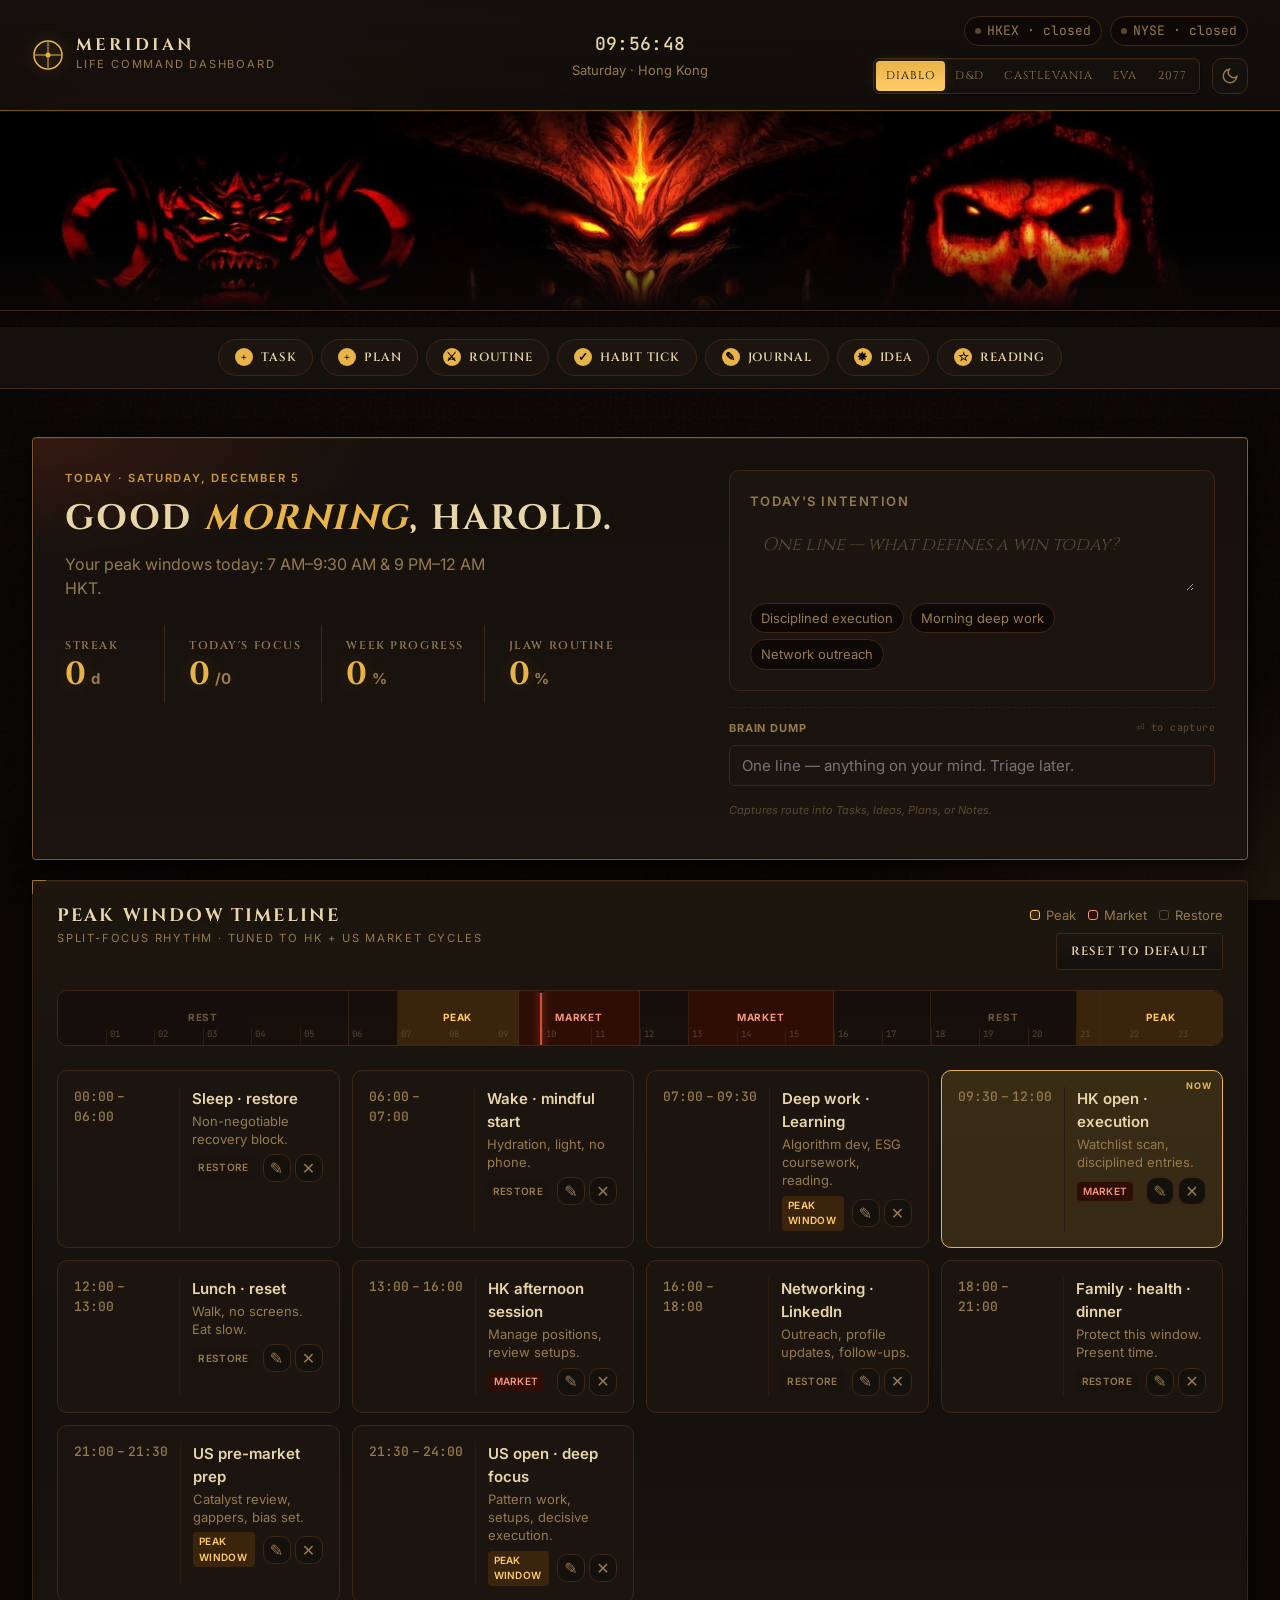
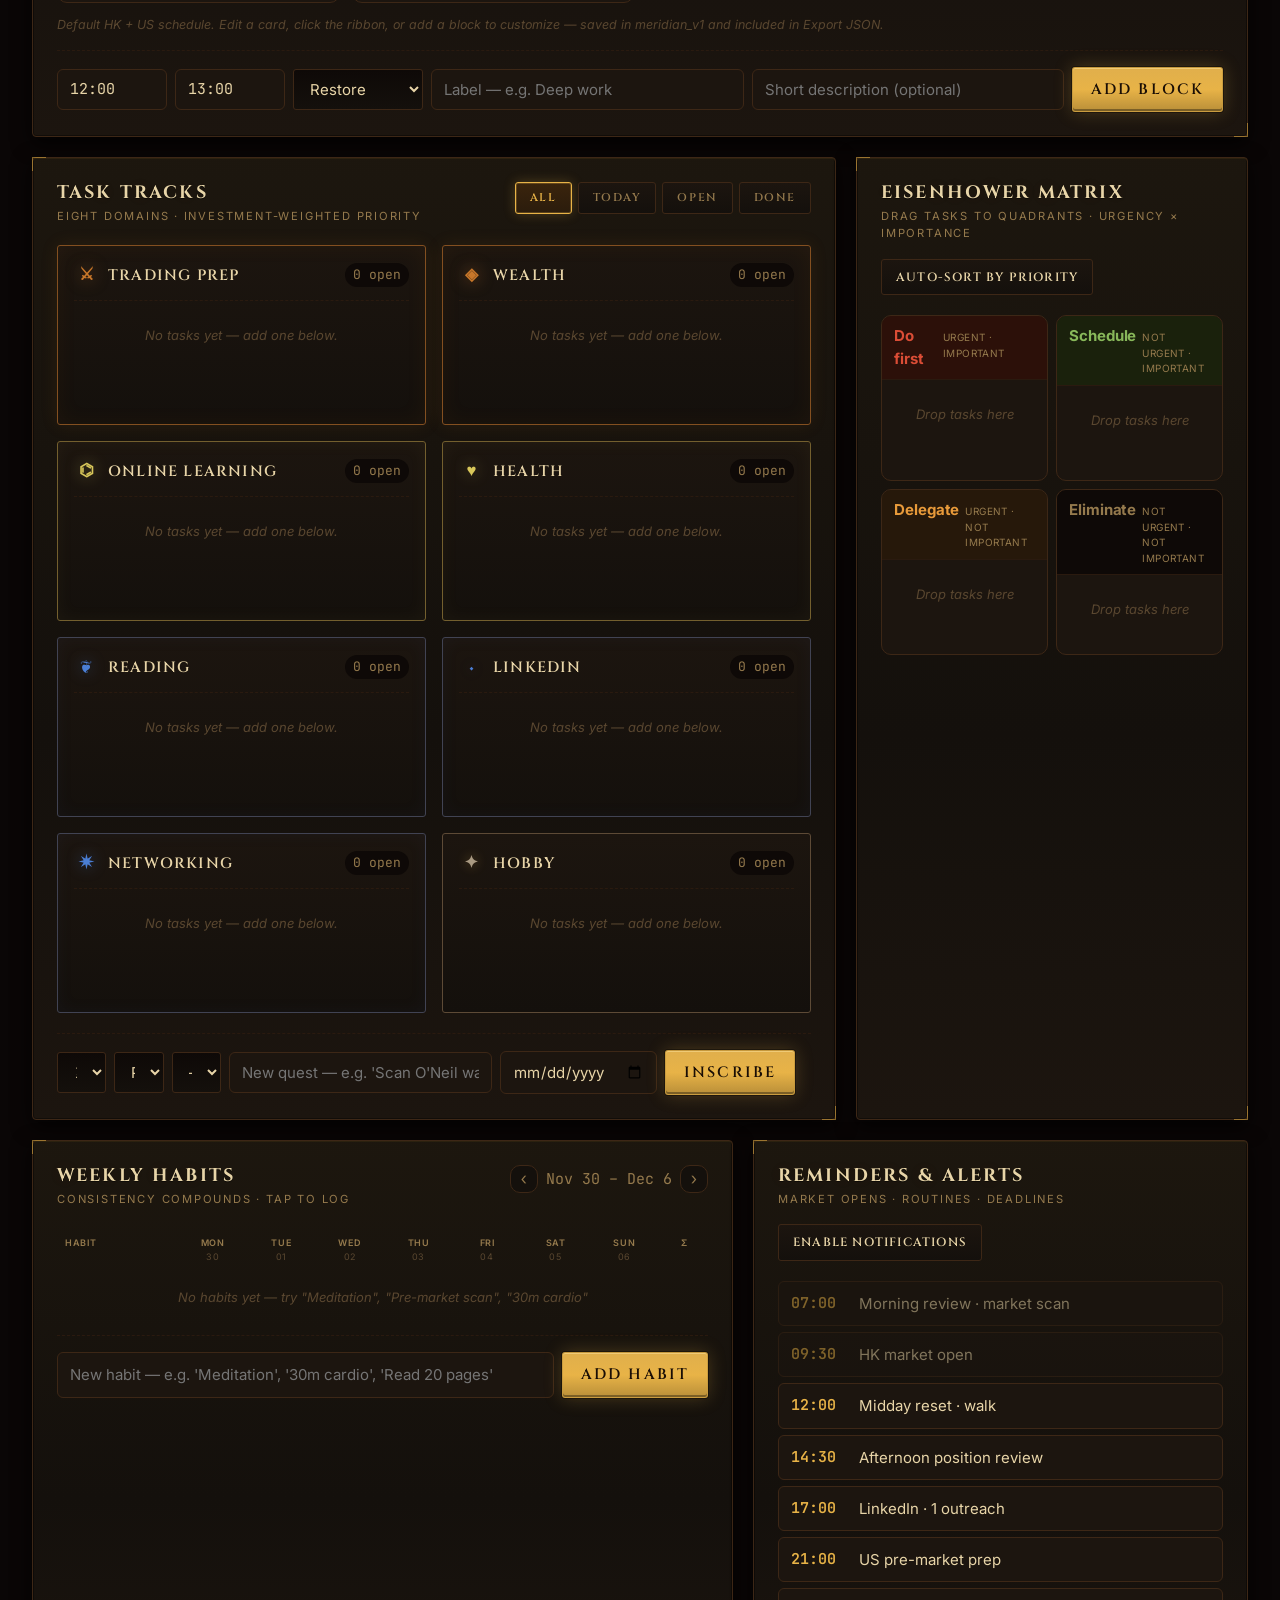
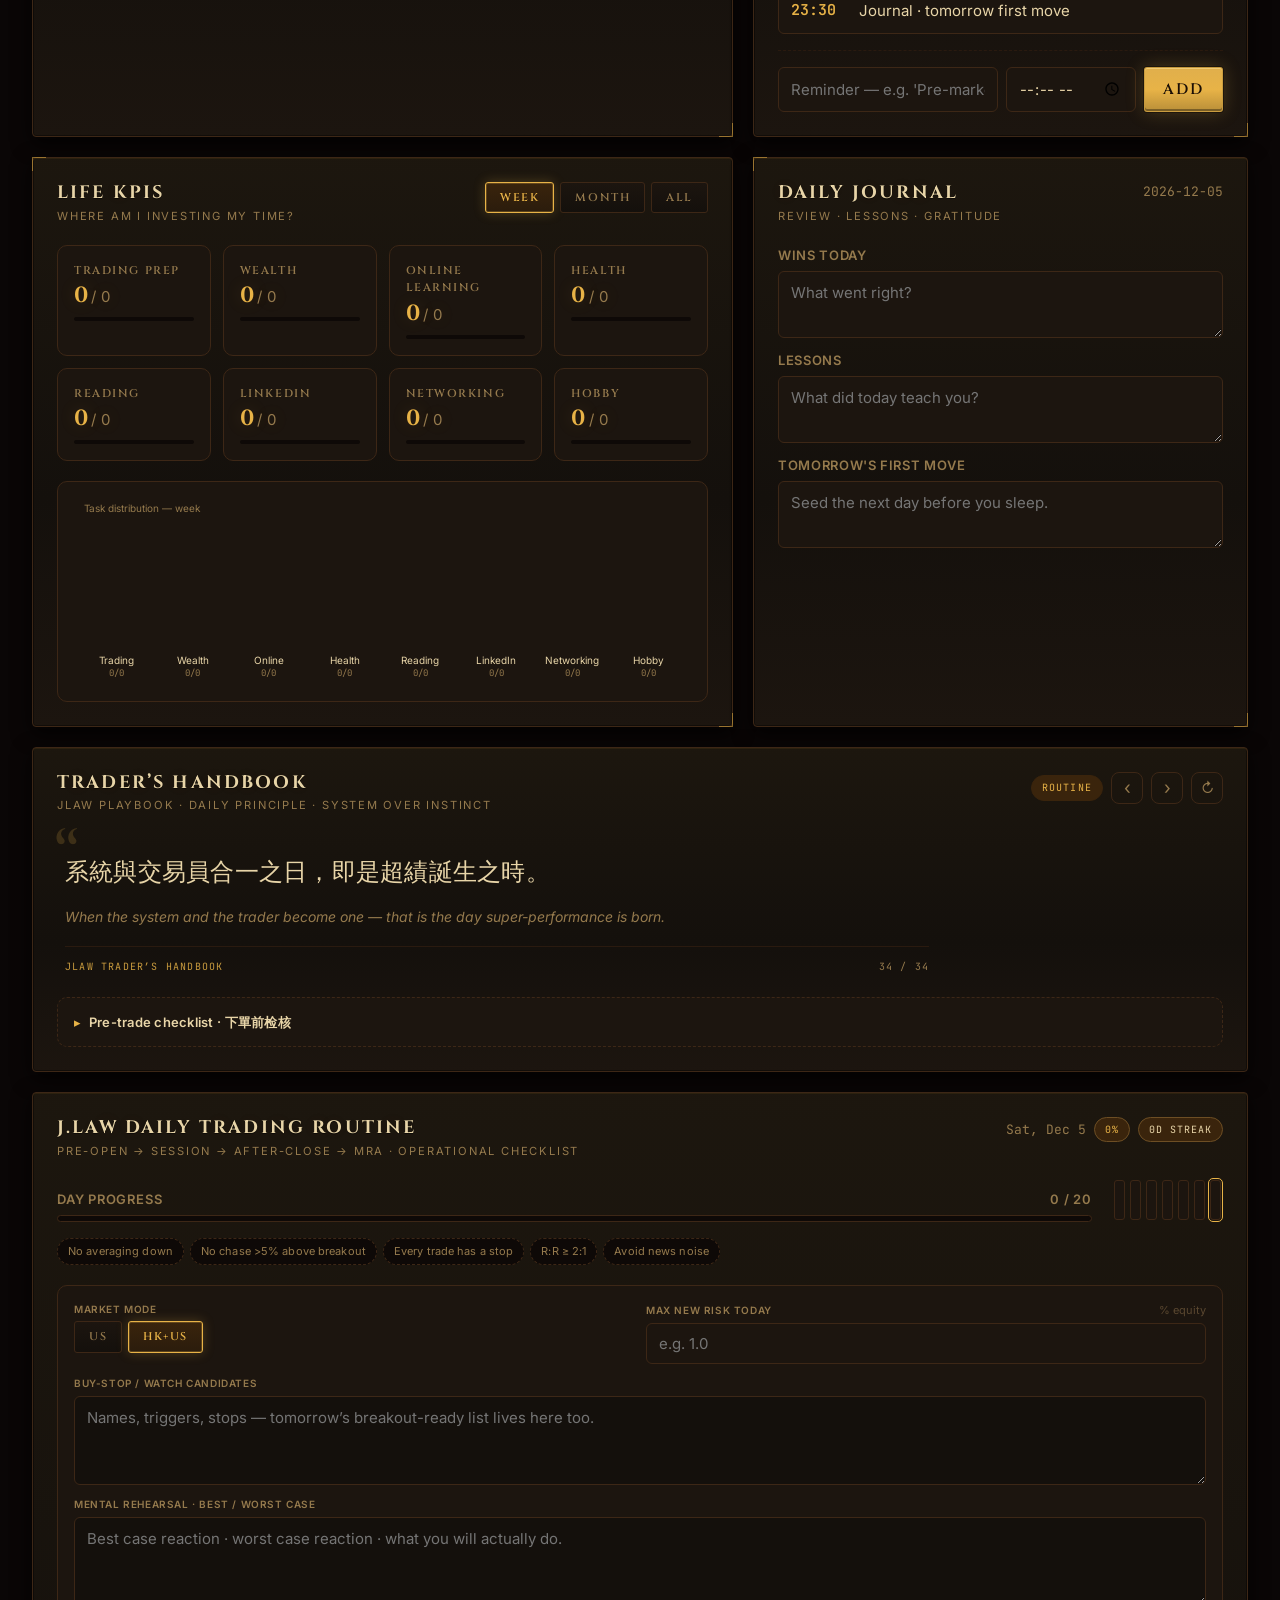
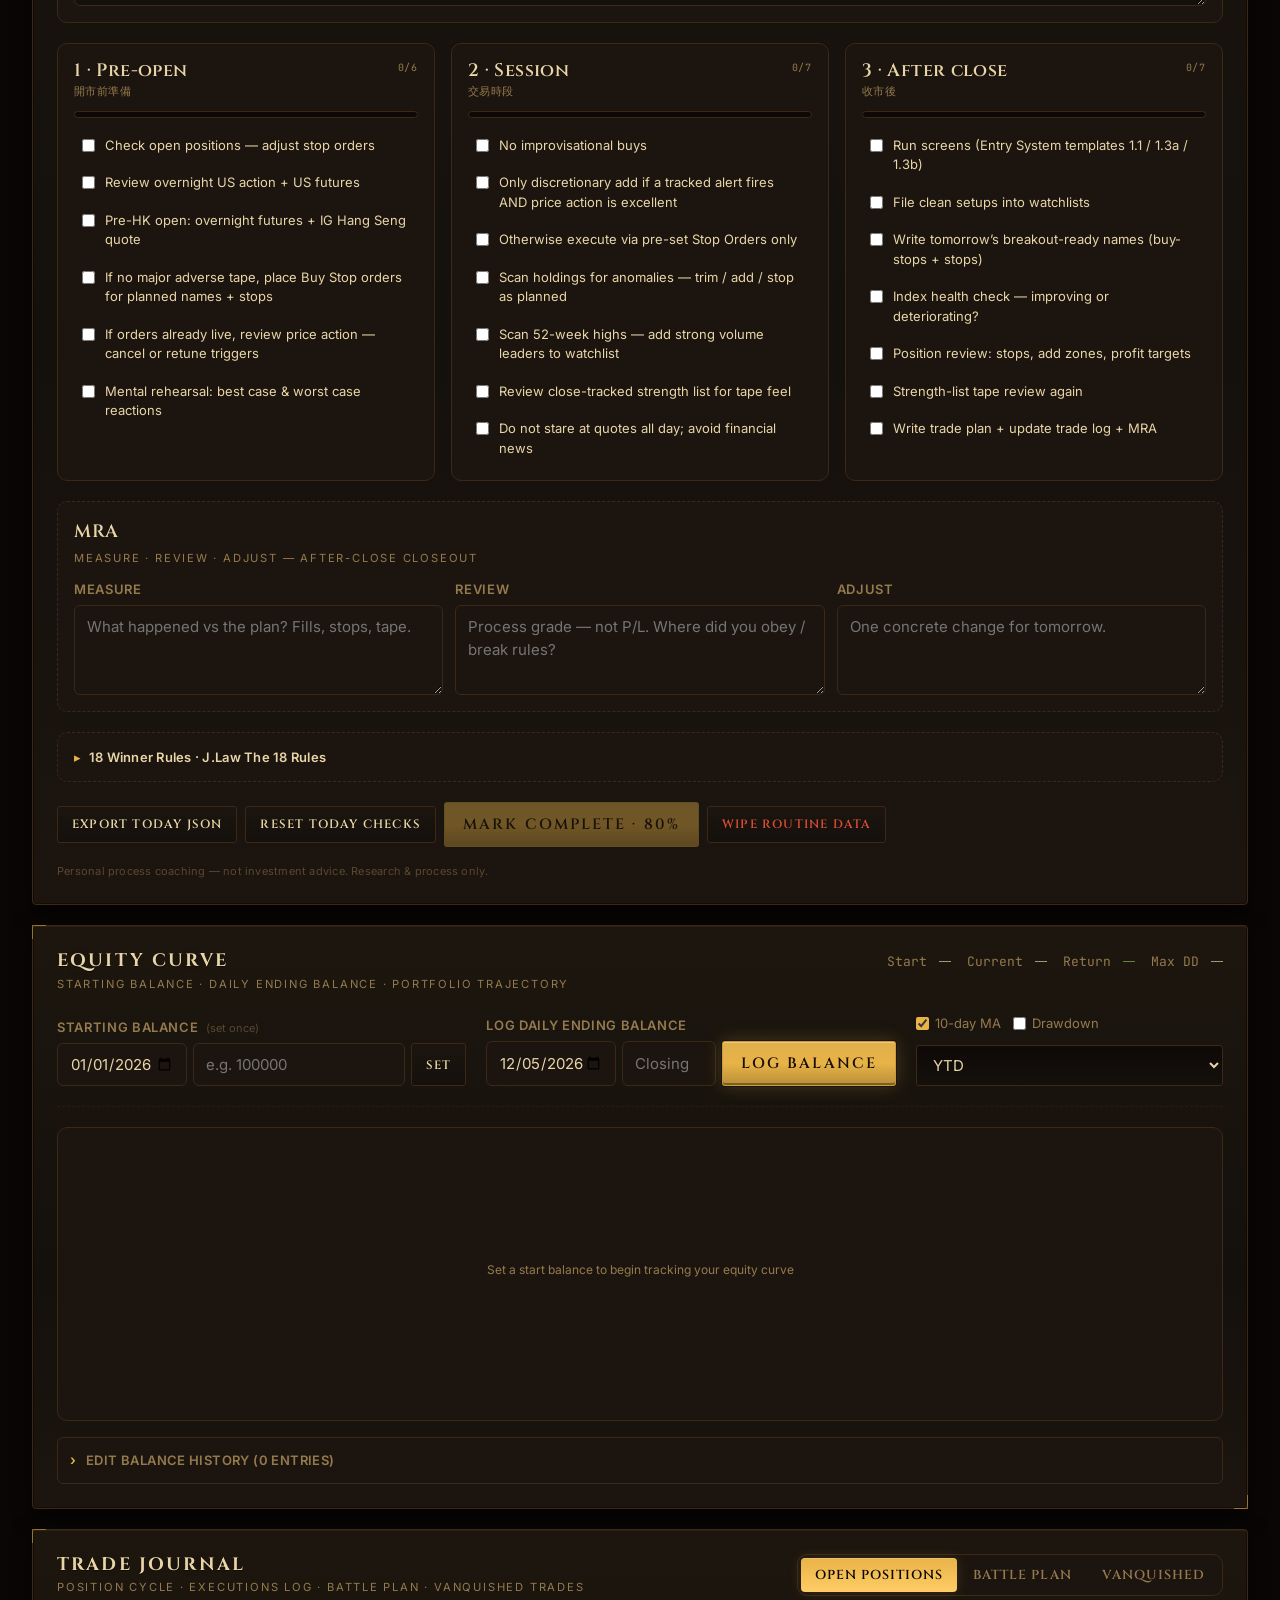
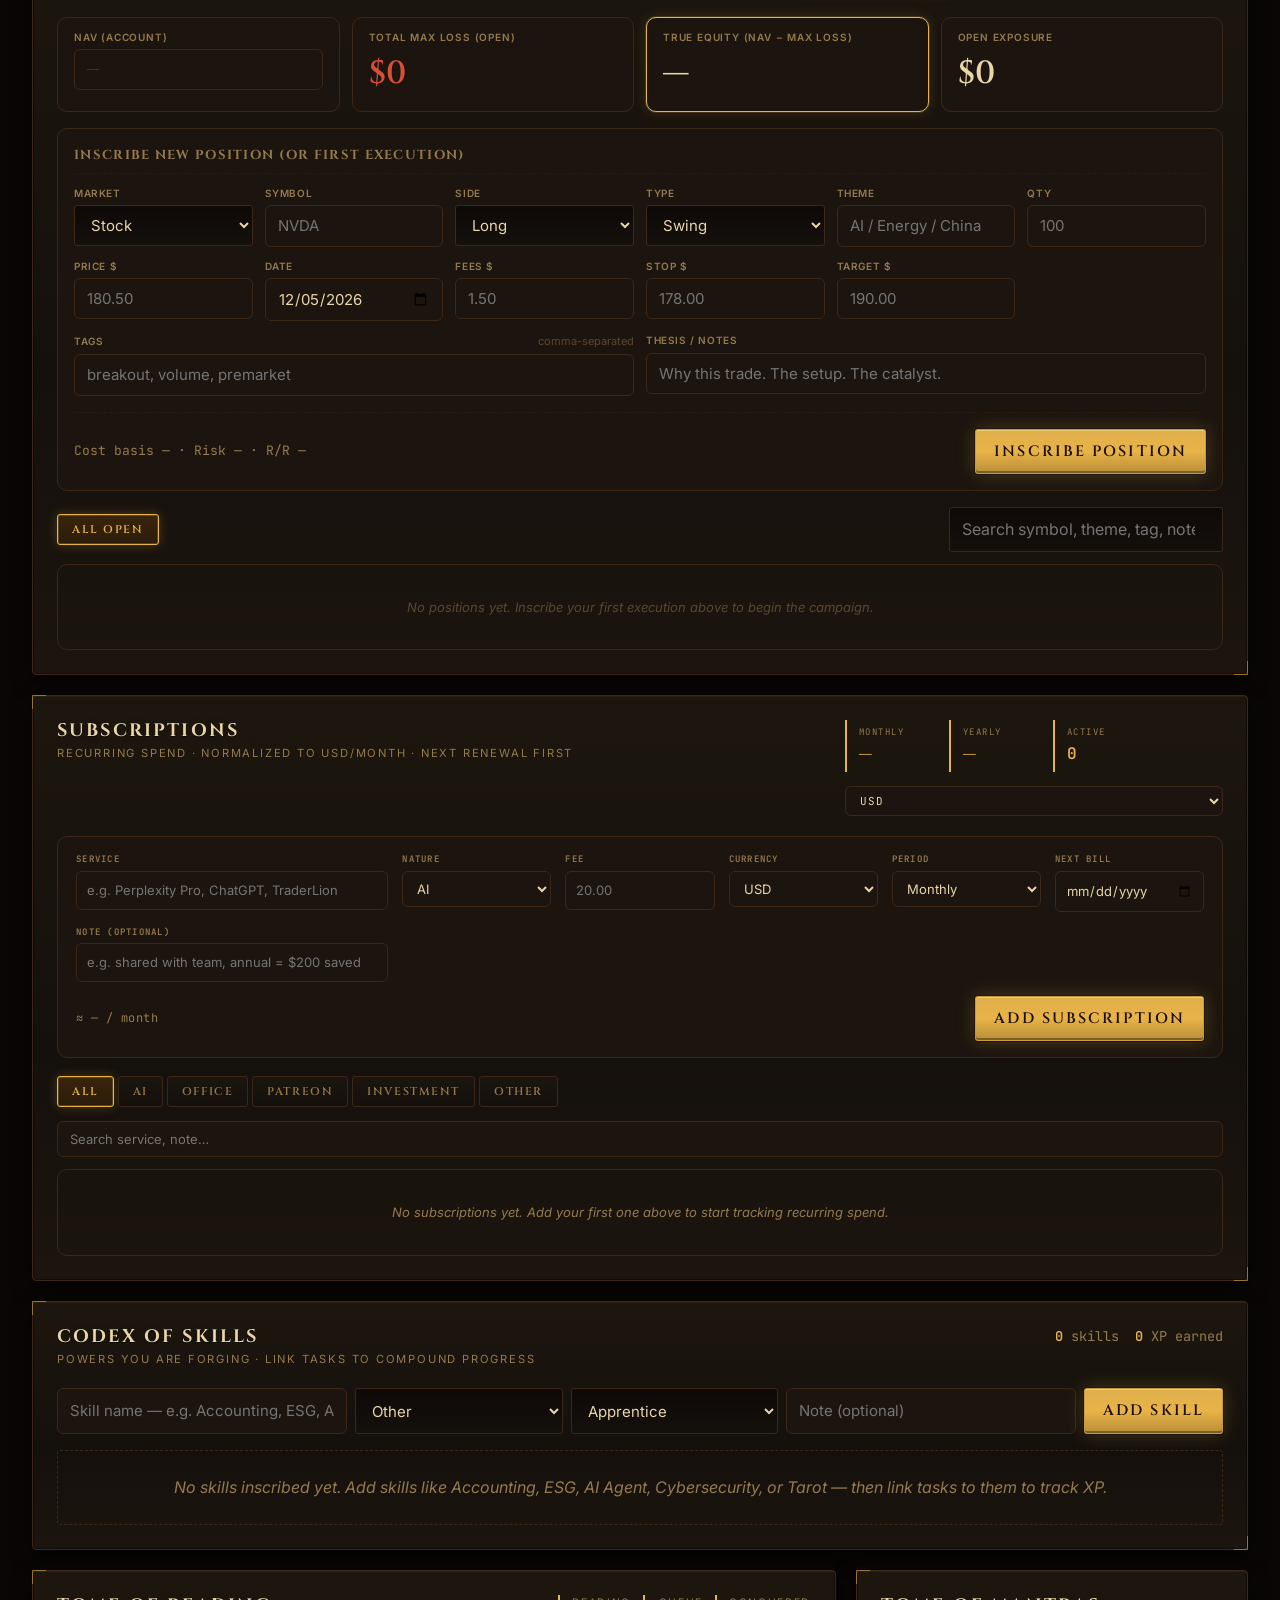
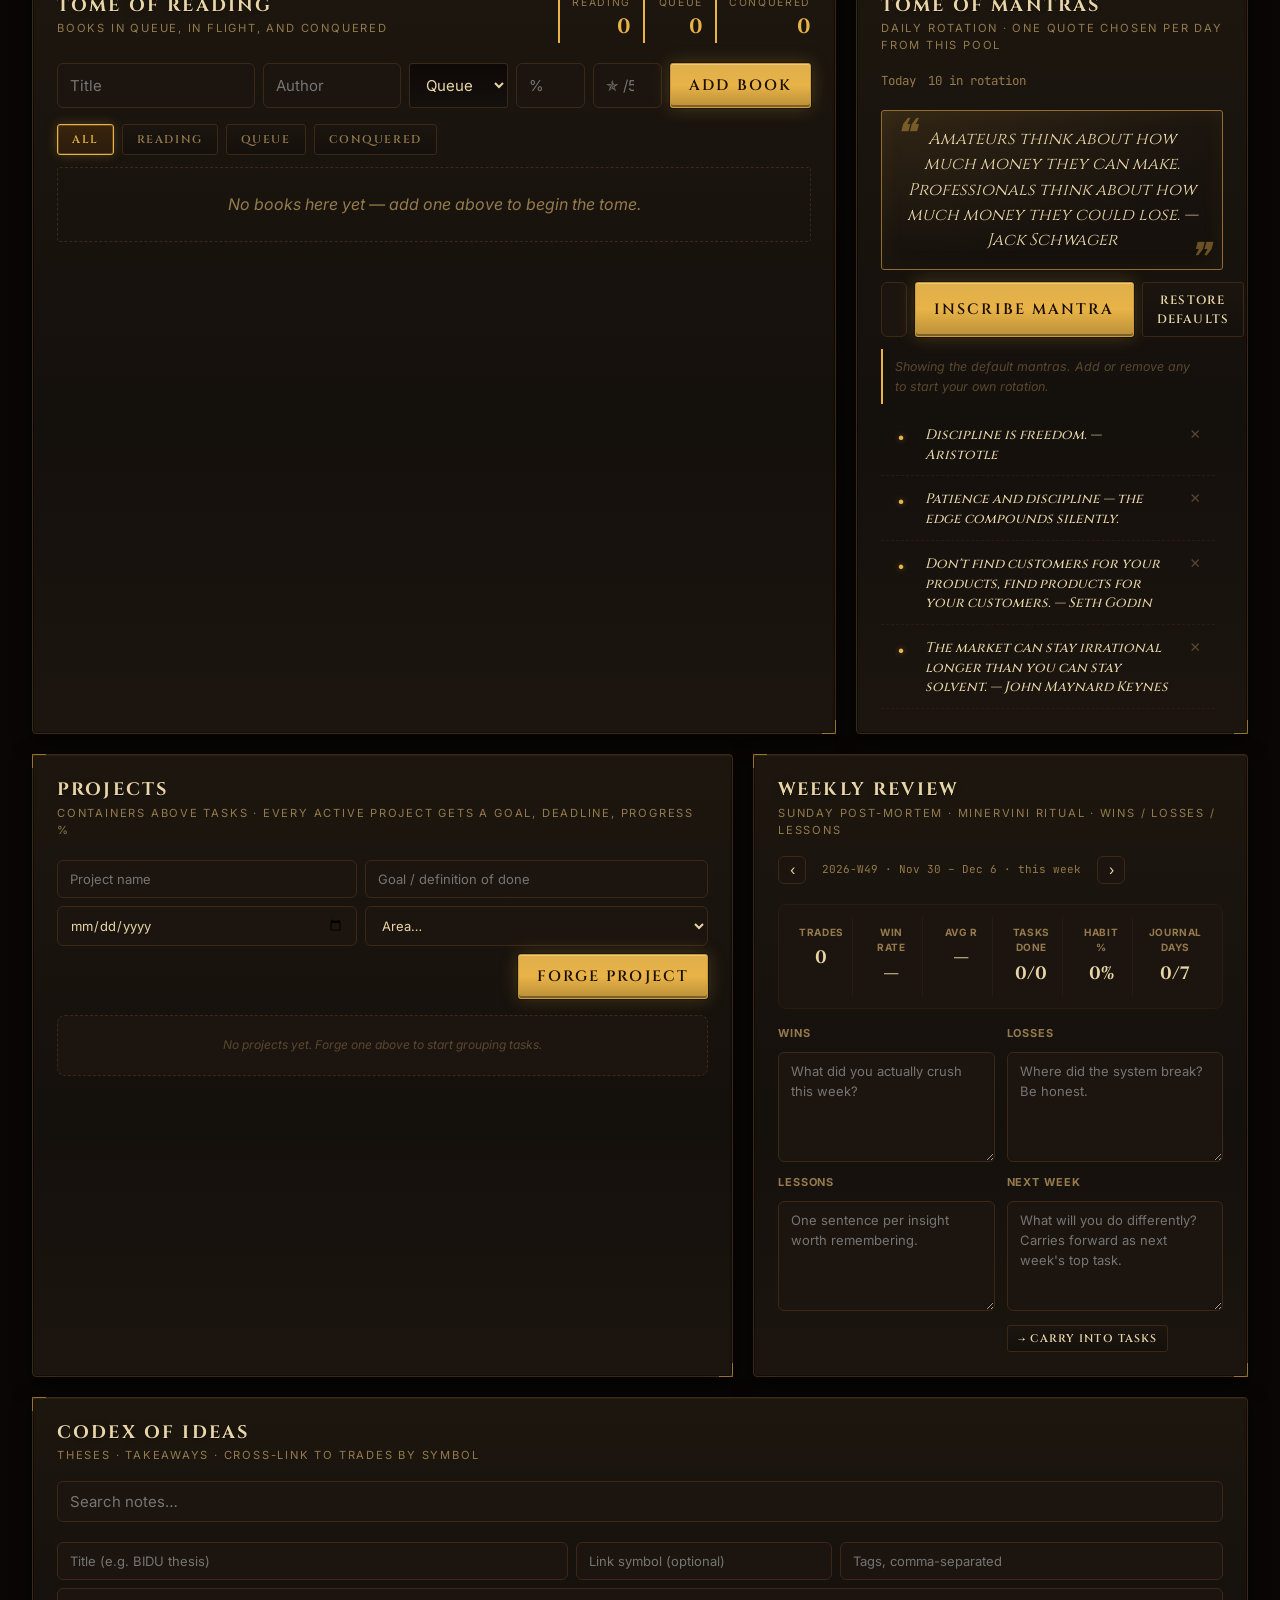
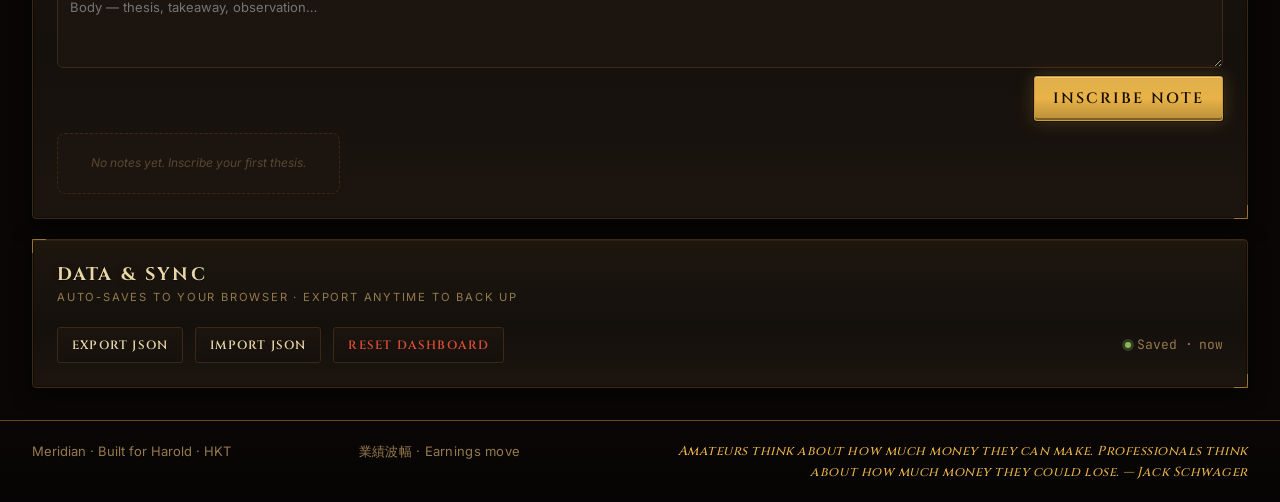
<file: index.html>
<!DOCTYPE html>
<html lang="en" data-theme="dark">
<head>
  <meta charset="UTF-8" />
  <meta name="viewport" content="width=device-width, initial-scale=1.0" />
  <title>Meridian — Life Command Dashboard</title>
  <link rel="preconnect" href="https://fonts.googleapis.com" />
  <link rel="preconnect" href="https://fonts.gstatic.com" crossorigin />
  <link href="https://fonts.googleapis.com/css2?family=Cinzel:wght@500;600;700;800&family=Cormorant+Garamond:ital,wght@0,500;0,600;1,500&family=IM+Fell+English:ital@0;1&family=IM+Fell+English+SC&family=Inter:wght@400;500;600;700&family=Italianno&family=JetBrains+Mono:wght@400;500;700&family=Orbitron:wght@500;600;700;900&family=Rajdhani:wght@500;600;700&family=UnifrakturCook:wght@700&display=swap" rel="stylesheet" />
  <link rel="stylesheet" href="style.css" />
  <link rel="icon" href="data:image/svg+xml,%3Csvg xmlns='http://www.w3.org/2000/svg' viewBox='0 0 32 32'%3E%3Ccircle cx='16' cy='16' r='14' fill='none' stroke='%23c9a14a' stroke-width='2'/%3E%3Cline x1='16' y1='4' x2='16' y2='28' stroke='%23c9a14a' stroke-width='1.5'/%3E%3Cline x1='4' y1='16' x2='28' y2='16' stroke='%23c9a14a' stroke-width='1.5'/%3E%3Ccircle cx='16' cy='16' r='3' fill='%23c9a14a'/%3E%3C/svg%3E" />
</head>
<body>
  <!-- ============ HEADER ============ -->
  <header class="topbar">
    <div class="brand">
      <svg class="logo" width="32" height="32" viewBox="0 0 32 32" fill="none" aria-label="Meridian logo">
        <circle cx="16" cy="16" r="14" stroke="currentColor" stroke-width="1.5" />
        <line x1="16" y1="3" x2="16" y2="29" stroke="currentColor" stroke-width="1" />
        <line x1="3" y1="16" x2="29" y2="16" stroke="currentColor" stroke-width="1" />
        <circle cx="16" cy="16" r="2.5" fill="currentColor" />
      </svg>
      <div>
        <div class="brand-title">Meridian</div>
        <div class="brand-sub">Life command dashboard</div>
      </div>
    </div>

    <div class="topbar-center">
      <div class="clock" id="clock">00:00:00</div>
      <div class="clock-meta" id="clockMeta">—</div>
    </div>

    <div class="topbar-right">
      <div class="market-ticker" id="marketTicker">
        <span class="mk-item mk-open" id="hkMkt"><span class="dot"></span>HKEX</span>
        <span class="mk-item" id="usMkt"><span class="dot"></span>NYSE</span>
      </div>
      <div class="skin-picker" role="radiogroup" aria-label="Visual skin">
        <button type="button" class="skin-opt active" data-skin-opt="diablo" role="radio" aria-checked="true" title="Diablo 4 — hellfire & forge gold">Diablo</button>
        <button type="button" class="skin-opt" data-skin-opt="dnd" role="radio" aria-checked="false" title="Dungeons & Dragons — adventurer's tome">D&amp;D</button>
        <button type="button" class="skin-opt" data-skin-opt="castlevania" role="radio" aria-checked="false" title="Castlevania — gothic horror">Castlevania</button>
        <button type="button" class="skin-opt" data-skin-opt="eva" role="radio" aria-checked="false" title="Evangelion — NERV terminal, EVA-01 purple &amp; green">EVA</button>
        <button type="button" class="skin-opt" data-skin-opt="cyberpunk" role="radio" aria-checked="false" title="Cyberpunk 2077 — Night City neon HUD">2077</button>
      </div>
      <button class="icon-btn" data-theme-toggle aria-label="Toggle theme">
        <svg width="18" height="18" viewBox="0 0 24 24" fill="none" stroke="currentColor" stroke-width="2"><path d="M21 12.79A9 9 0 1 1 11.21 3 7 7 0 0 0 21 12.79z" /></svg>
      </button>
    </div>
  </header>

  <div class="skin-banner" aria-hidden="true"></div>

  <!-- ============ QUICK-ACTION TOOLBAR ============ -->
  <nav class="qa-bar" aria-label="Quick actions">
    <button class="qa-btn" data-qa="task" title="Add task"><span class="qa-ico">+</span><span>Task</span></button>
    <button class="qa-btn" data-qa="plan" title="Add trade battle plan"><span class="qa-ico">+</span><span>Plan</span></button>
    <button class="qa-btn" data-qa="routine" title="Jump to J.Law daily routine"><span class="qa-ico">⚔</span><span>Routine</span></button>
    <button class="qa-btn" data-qa="habit" title="Tick today's habits"><span class="qa-ico">✓</span><span>Habit tick</span></button>
    <button class="qa-btn" data-qa="journal" title="Jump to journal"><span class="qa-ico">✎</span><span>Journal</span></button>
    <button class="qa-btn" data-qa="idea" title="Capture idea"><span class="qa-ico">✸</span><span>Idea</span></button>
    <button class="qa-btn" data-qa="reading" title="Add to reading log"><span class="qa-ico">☆</span><span>Reading</span></button>
  </nav>

  <main class="grid">
    <!-- ============ HERO / DAILY FOCUS ============ -->
    <section class="card hero">
      <div class="hero-left">
        <div class="eyebrow">Today · <span id="todayDate">—</span></div>
        <h1 class="hero-title">Good <span id="greetingPart">morning</span>, Harold.</h1>
        <p class="hero-sub" id="heroSub">Your peak windows today: 7–11 AM &amp; 9 PM–12 AM HKT.</p>
        <div class="hero-stats">
          <div class="stat">
            <div class="stat-label">Streak</div>
            <div class="stat-value"><span id="streakDays">0</span><span class="stat-unit">d</span></div>
          </div>
          <div class="stat">
            <div class="stat-label">Today's focus</div>
            <div class="stat-value"><span id="focusDone">0</span><span class="stat-unit">/<span id="focusTotal">0</span></span></div>
          </div>
          <div class="stat">
            <div class="stat-label">Week progress</div>
            <div class="stat-value"><span id="weekPct">0</span><span class="stat-unit">%</span></div>
          </div>
          <div class="stat">
            <div class="stat-label">JLaw routine</div>
            <div class="stat-value"><span id="jlawHeroPct">0</span><span class="stat-unit">%</span></div>
          </div>
        </div>
      </div>
      <div class="hero-right">
        <div class="intention">
          <label class="intention-label">Today's intention</label>
          <textarea id="intention" placeholder="One line — what defines a win today?"></textarea>
          <div class="intention-prompts">
            <button class="chip" data-intent="Execute trades by plan, not emotion.">Disciplined execution</button>
            <button class="chip" data-intent="Deep work before market open.">Morning deep work</button>
            <button class="chip" data-intent="Close one networking loop.">Network outreach</button>
          </div>
        </div>
        <!-- Brain-dump capture lane -->
        <div class="capture">
          <label class="capture-label">Brain dump <span class="capture-hint">⏎ to capture</span></label>
          <input type="text" id="captureInput" class="capture-input" placeholder="One line — anything on your mind. Triage later." />
          <div class="capture-list" id="captureList"></div>
        </div>
      </div>
    </section>

    <!-- ============ PEAK WINDOW TIMELINE ============ -->
    <section class="card timeline-card">
      <div class="card-head">
        <div>
          <h2 class="card-title">Peak window timeline</h2>
          <p class="card-sub" id="timelineSub">Split-focus rhythm · tuned to HK + US market cycles</p>
        </div>
        <div class="timeline-head-right">
          <div class="legend">
            <span class="lg-item"><span class="lg-dot peak"></span>Peak</span>
            <span class="lg-item"><span class="lg-dot market"></span>Market</span>
            <span class="lg-item"><span class="lg-dot rest"></span>Restore</span>
          </div>
          <div class="timeline-actions">
            <button type="button" class="btn-ghost" id="schedReset" title="Restore the default HK + US schedule">Reset to default</button>
          </div>
        </div>
      </div>

      <div class="timeline" id="timeline" aria-label="24-hour timeline">
        <!-- Built by JS -->
      </div>

      <div class="blocks" id="blocks">
        <!-- Schedule blocks rendered here -->
      </div>

      <p class="sched-hint" id="schedHint"></p>
      <form class="sched-add" id="schedAdd" autocomplete="off">
        <input id="schedStart" type="text" inputmode="numeric" placeholder="Start HH:MM" maxlength="5" required aria-label="Start time (HH:MM)" title="Start time as HH:MM, e.g. 07:00" />
        <input id="schedEnd" type="text" inputmode="numeric" placeholder="End HH:MM" maxlength="5" required aria-label="End time (HH:MM)" title="End time as HH:MM. Use 24:00 for midnight." />
        <select id="schedType" aria-label="Block type">
          <option value="peak">Peak</option>
          <option value="market">Market</option>
          <option value="rest" selected>Restore</option>
        </select>
        <input id="schedLabel" type="text" placeholder="Label — e.g. Deep work" maxlength="80" required />
        <input id="schedDesc" type="text" placeholder="Short description (optional)" maxlength="200" />
        <button type="submit" class="btn-primary">Add block</button>
      </form>
    </section>

    <!-- ============ TASK TRACKS ============ -->
    <section class="card tracks-card">
      <div class="card-head">
        <div>
          <h2 class="card-title">Task tracks</h2>
          <p class="card-sub">Eight domains · investment-weighted priority</p>
        </div>
        <div class="track-filter">
          <button class="pill active" data-filter="all">All</button>
          <button class="pill" data-filter="today">Today</button>
          <button class="pill" data-filter="open">Open</button>
          <button class="pill" data-filter="done">Done</button>
        </div>
      </div>

      <div class="tracks" id="tracks"><!-- Built by JS --></div>

      <form class="task-add" id="taskAdd">
        <select id="taskTrack" aria-label="Track">
          <option value="trading">⚔ Trading prep</option>
          <option value="wealth">◈ Wealth</option>
          <option value="learning">⌬ Online learning</option>
          <option value="health">♥ Health</option>
          <option value="reading">❦ Reading</option>
          <option value="linkedin">◆ LinkedIn / Profile</option>
          <option value="networking">✷ Networking</option>
          <option value="hobby">✦ Hobby</option>
        </select>
        <select id="taskPriority" aria-label="Priority">
          <option value="1">P1 · Critical</option>
          <option value="2" selected>P2 · High</option>
          <option value="3">P3 · Normal</option>
          <option value="4">P4 · Later</option>
        </select>
        <select id="taskSkill" aria-label="Linked skill" title="Link to a skill (optional)">
          <option value="">— No skill —</option>
        </select>
        <input id="taskTitle" type="text" placeholder="New quest — e.g. 'Scan O'Neil watchlist pre-open'" />
        <input id="taskDue" type="date" aria-label="Due date" />
        <button type="submit" class="btn-primary">Inscribe</button>
      </form>
    </section>

    <!-- ============ PRIORITY MATRIX ============ -->
    <section class="card matrix-card">
      <div class="card-head">
        <div>
          <h2 class="card-title">Eisenhower matrix</h2>
          <p class="card-sub">Drag tasks to quadrants · urgency × importance</p>
        </div>
        <button class="btn-ghost" id="autoSort">Auto-sort by priority</button>
      </div>
      <div class="matrix">
        <div class="quad q1" data-quad="q1">
          <div class="quad-head"><span class="quad-label">Do first</span><span class="quad-meta">Urgent · Important</span></div>
          <div class="quad-body" data-drop="q1"></div>
        </div>
        <div class="quad q2" data-quad="q2">
          <div class="quad-head"><span class="quad-label">Schedule</span><span class="quad-meta">Not urgent · Important</span></div>
          <div class="quad-body" data-drop="q2"></div>
        </div>
        <div class="quad q3" data-quad="q3">
          <div class="quad-head"><span class="quad-label">Delegate</span><span class="quad-meta">Urgent · Not important</span></div>
          <div class="quad-body" data-drop="q3"></div>
        </div>
        <div class="quad q4" data-quad="q4">
          <div class="quad-head"><span class="quad-label">Eliminate</span><span class="quad-meta">Not urgent · Not important</span></div>
          <div class="quad-body" data-drop="q4"></div>
        </div>
      </div>
    </section>

    <!-- ============ HABIT TRACKER ============ -->
    <section class="card habit-card">
      <div class="card-head">
        <div>
          <h2 class="card-title">Weekly habits</h2>
          <p class="card-sub">Consistency compounds · tap to log</p>
        </div>
        <div class="week-nav">
          <button class="icon-btn-sm" id="weekPrev" aria-label="Previous week">‹</button>
          <span id="weekLabel">—</span>
          <button class="icon-btn-sm" id="weekNext" aria-label="Next week">›</button>
        </div>
      </div>
      <div class="habit-grid" id="habitGrid"></div>
      <form class="habit-add" id="habitAdd">
        <input id="habitName" type="text" placeholder="New habit — e.g. 'Meditation', '30m cardio', 'Read 20 pages'" />
        <button type="submit" class="btn-primary">Add habit</button>
      </form>
    </section>

    <!-- ============ REMINDERS + KPI ============ -->
    <section class="card reminders-card">
      <div class="card-head">
        <div>
          <h2 class="card-title">Reminders &amp; alerts</h2>
          <p class="card-sub">Market opens · routines · deadlines</p>
        </div>
        <button class="btn-ghost" id="enableNotif">Enable notifications</button>
      </div>
      <ul class="reminders" id="reminders"></ul>
      <form class="reminder-add" id="reminderAdd">
        <input id="remText" type="text" placeholder="Reminder — e.g. 'Pre-market scan'" />
        <input id="remTime" type="time" />
        <button type="submit" class="btn-primary">Add</button>
      </form>
    </section>

    <section class="card kpi-card">
      <div class="card-head">
        <div>
          <h2 class="card-title">Life KPIs</h2>
          <p class="card-sub">Where am I investing my time?</p>
        </div>
        <div class="range-tabs">
          <button class="pill active" data-range="week">Week</button>
          <button class="pill" data-range="month">Month</button>
          <button class="pill" data-range="all">All</button>
        </div>
      </div>
      <div class="kpi-grid" id="kpiGrid"></div>
      <div class="kpi-chart">
        <canvas id="distCanvas" width="600" height="180"></canvas>
      </div>
    </section>

    <!-- ============ JOURNAL + TRADE LOG ============ -->
    <section class="card journal-card">
      <div class="card-head">
        <div>
          <h2 class="card-title">Daily journal</h2>
          <p class="card-sub">Review · lessons · gratitude</p>
        </div>
        <span class="journal-date" id="journalDate">—</span>
      </div>
      <div class="journal-grid">
        <div class="jsec">
          <label>Wins today</label>
          <textarea data-j="wins" placeholder="What went right?"></textarea>
        </div>
        <div class="jsec">
          <label>Lessons</label>
          <textarea data-j="lessons" placeholder="What did today teach you?"></textarea>
        </div>
        <div class="jsec">
          <label>Tomorrow's first move</label>
          <textarea data-j="tomorrow" placeholder="Seed the next day before you sleep."></textarea>
        </div>
      </div>
    </section>

    <!-- ============ TRADER'S HANDBOOK ============ -->
    <section class="card handbook-card">
      <div class="card-head">
        <div>
          <h2 class="card-title">Trader’s handbook</h2>
          <p class="card-sub">JLaw playbook · daily principle · system over instinct</p>
        </div>
        <div class="hb-controls">
          <span class="hb-tag" id="hbCategory">Mindset</span>
          <button class="hb-nav" id="hbPrev" title="Previous principle" aria-label="Previous principle">‹</button>
          <button class="hb-nav" id="hbNext" title="Next principle" aria-label="Next principle">›</button>
          <button class="hb-nav hb-shuffle" id="hbShuffle" title="Shuffle" aria-label="Shuffle">↻</button>
        </div>
      </div>
      <div class="hb-body">
        <div class="hb-mark">“</div>
        <blockquote class="hb-zh" id="hbZh"></blockquote>
        <p class="hb-en" id="hbEn"></p>
        <div class="hb-meta">
          <span class="hb-source" id="hbSource">JLaw Trader’s Handbook</span>
          <span class="hb-counter" id="hbCounter">1 / 30</span>
        </div>
      </div>
      <details class="hb-checklist">
        <summary>Pre-trade checklist · 下單前检核</summary>
        <ul class="hb-check-list">
          <li><label><input type="checkbox" data-hb-check="env"><span><strong>市場環境</strong> · 200MA 是否向上？是否避開 1–2 月多重阻力區？</span></label></li>
          <li><label><input type="checkbox" data-hb-check="filter"><span><strong>標的篩選</strong> · Market cap &gt; $10B · Price &gt; $15 · MA 排列正確？</span></label></li>
          <li><label><input type="checkbox" data-hb-check="pattern"><span><strong>形態確認</strong> · VCP 收縮、 2+1 平行通道，或 15% Bible Gap？</span></label></li>
          <li><label><input type="checkbox" data-hb-check="meta"><span><strong>進場點位</strong> · 是否屬於 M.E.T.A. 區域？開盤區間是否獲支撐？</span></label></li>
          <li><label><input type="checkbox" data-hb-check="risk"><span><strong>風險管理</strong> · 財務停損已設？頭寸是否符合當前戰績規模？</span></label></li>
        </ul>
      </details>
    </section>

    <!-- ============ J.LAW DAILY TRADING ROUTINE ============ -->
    <section class="card jlaw-card" id="jlawRoutine">
      <div class="card-head">
        <div>
          <h2 class="card-title">J.Law Daily Trading Routine</h2>
          <p class="card-sub">Pre-open → Session → After-close → MRA · operational checklist</p>
        </div>
        <div class="jlaw-head-meta">
          <span class="jlaw-date" id="jlawDate">—</span>
          <span class="jlaw-pill" id="jlawDayPct">0%</span>
          <span class="jlaw-pill jlaw-streak" id="jlawStreak">0d streak</span>
          <span class="jlaw-pill jlaw-done-badge" id="jlawDoneBadge" hidden>Complete</span>
        </div>
      </div>

      <div class="jlaw-progress-row">
        <div class="jlaw-day-bar-wrap">
          <div class="jlaw-day-bar-label">
            <span>Day progress</span>
            <span id="jlawDayCount">0 / 0</span>
          </div>
          <div class="jlaw-bar" aria-hidden="true"><i id="jlawDayBar"></i></div>
        </div>
        <div class="jlaw-week" id="jlawWeekBars" title="Last 7 days"></div>
      </div>

      <div class="jlaw-constraints" aria-label="Soft constraints">
        <span class="jlaw-chip">No averaging down</span>
        <span class="jlaw-chip">No chase &gt;5% above breakout</span>
        <span class="jlaw-chip">Every trade has a stop</span>
        <span class="jlaw-chip">R:R ≥ 2:1</span>
        <span class="jlaw-chip">Avoid news noise</span>
      </div>

      <div class="jlaw-support">
        <div class="jlaw-support-grid">
          <div class="field">
            <label>Market mode</label>
            <div class="jlaw-mode" role="radiogroup" aria-label="Market mode">
              <button type="button" class="pill" data-jlaw-mode="us">US</button>
              <button type="button" class="pill active" data-jlaw-mode="hkus">HK+US</button>
            </div>
          </div>
          <div class="field">
            <label for="jlawMaxRisk">Max new risk today <span class="helper">% equity</span></label>
            <input id="jlawMaxRisk" type="number" step="0.1" min="0" max="100" placeholder="e.g. 1.0" />
          </div>
          <div class="field field-wide">
            <label for="jlawCandidates">Buy-stop / watch candidates</label>
            <textarea id="jlawCandidates" rows="3" placeholder="Names, triggers, stops — tomorrow’s breakout-ready list lives here too."></textarea>
          </div>
          <div class="field field-wide">
            <label for="jlawRehearsal">Mental rehearsal · best / worst case</label>
            <textarea id="jlawRehearsal" rows="3" placeholder="Best case reaction · worst case reaction · what you will actually do."></textarea>
          </div>
        </div>
      </div>

      <div class="jlaw-phases" id="jlawPhases"></div>

      <div class="jlaw-mra">
        <div class="jlaw-mra-head">
          <h3 class="jlaw-mra-title">MRA</h3>
          <p class="card-sub">Measure · Review · Adjust — after-close closeout</p>
        </div>
        <div class="jlaw-mra-grid">
          <div class="jsec">
            <label for="jlawMraMeasure">Measure</label>
            <textarea id="jlawMraMeasure" rows="3" placeholder="What happened vs the plan? Fills, stops, tape."></textarea>
          </div>
          <div class="jsec">
            <label for="jlawMraReview">Review</label>
            <textarea id="jlawMraReview" rows="3" placeholder="Process grade — not P/L. Where did you obey / break rules?"></textarea>
          </div>
          <div class="jsec">
            <label for="jlawMraAdjust">Adjust</label>
            <textarea id="jlawMraAdjust" rows="3" placeholder="One concrete change for tomorrow."></textarea>
          </div>
        </div>
      </div>

      <details class="jlaw-rules">
        <summary>18 Winner Rules · J.Law The 18 Rules</summary>
        <ol class="jlaw-rules-list">
          <li>Every trade must have a stop.</li>
          <li>Keep losses smaller than typical wins framing.</li>
          <li>Never average down.</li>
          <li>Don’t over-analyze until you can’t act.</li>
          <li>Don’t let a fat winner turn into a loser.</li>
          <li>Missing 10 opportunities won’t ruin long-term returns; one major error can.</li>
          <li>Review positions daily through a risk/reward lens.</li>
          <li>Don’t chase more than 5% above the breakout point.</li>
          <li>Don’t insist on selling the exact top.</li>
          <li>Buy leaders in strong groups.</li>
          <li>Reject low-quality selection (tips, media, wishful thinking, junk names).</li>
          <li>Use margin carefully.</li>
          <li>Long new highs; short new lows (when shorting).</li>
          <li>The market is never wrong; opinions often are.</li>
          <li>You won’t always be right — accept losses.</li>
          <li>Focus on long-term stable expectancy; &lt;50% win rate can still win with risk management.</li>
          <li>Keep reward:risk typically above 2:1.</li>
          <li>Obey discipline — don’t constantly change style.</li>
        </ol>
      </details>

      <div class="jlaw-actions">
        <button type="button" class="btn-ghost" id="jlawExport">Export today JSON</button>
        <button type="button" class="btn-ghost" id="jlawReset">Reset today checks</button>
        <button type="button" class="btn-primary" id="jlawMark" disabled>Mark complete</button>
        <button type="button" class="btn-ghost danger" id="jlawWipe">Wipe routine data</button>
      </div>
      <p class="jlaw-disclaimer">Personal process coaching — not investment advice. Research &amp; process only.</p>
    </section>

    <!-- ============ EQUITY CURVE ============ -->
    <section class="card equity-card">
      <div class="card-head">
        <div>
          <h2 class="card-title">Equity curve</h2>
          <p class="card-sub">Starting balance · daily ending balance · portfolio trajectory</p>
        </div>
        <div class="equity-stats">
          <span class="ts-item">Start <strong id="eqStart">—</strong></span>
          <span class="ts-item">Current <strong id="eqCurrent">—</strong></span>
          <span class="ts-item">Return <strong id="eqReturn">—</strong></span>
          <span class="ts-item">Max DD <strong id="eqDD">—</strong></span>
        </div>
      </div>

      <div class="equity-toolbar">
        <div class="equity-setup">
          <label>Starting balance
            <span class="helper">(set once)</span>
          </label>
          <div class="setup-row">
            <input id="eqStartDate" type="date" value="2026-01-01" aria-label="Start date" />
            <input id="eqStartAmt" type="number" step="0.01" placeholder="e.g. 100000" />
            <button class="btn-ghost" id="eqSetStart">Set</button>
          </div>
        </div>
        <div class="equity-setup">
          <label>Log daily ending balance</label>
          <div class="setup-row">
            <input id="eqLogDate" type="date" aria-label="Date" />
            <input id="eqLogAmt" type="number" step="0.01" placeholder="Closing balance" />
            <button class="btn-primary" id="eqLogBtn">Log balance</button>
          </div>
        </div>
        <div class="equity-controls">
          <label class="toggle">
            <input type="checkbox" id="eqShowMA" checked />
            <span>10-day MA</span>
          </label>
          <label class="toggle">
            <input type="checkbox" id="eqShowDD" />
            <span>Drawdown</span>
          </label>
          <select id="eqRange" aria-label="Range">
            <option value="all">All time</option>
            <option value="ytd" selected>YTD</option>
            <option value="3m">3 months</option>
            <option value="1m">1 month</option>
          </select>
        </div>
      </div>

      <div class="equity-chart">
        <canvas id="equityCanvas"></canvas>
      </div>

      <details class="equity-table-wrap">
        <summary>Edit balance history (<span id="eqCount">0</span> entries)</summary>
        <div class="equity-table" id="eqTable"></div>
      </details>
    </section>

    <!-- ============ TRADE JOURNAL (positions + plans + closed) ============ -->
    <section class="card trade-card">
      <div class="card-head">
        <div>
          <h2 class="card-title">Trade journal</h2>
          <p class="card-sub">Position cycle · executions log · battle plan · vanquished trades</p>
        </div>
        <div class="trade-tabs" role="tablist">
          <button class="trade-tab active" data-trade-tab="open" role="tab">Open positions</button>
          <button class="trade-tab" data-trade-tab="plan" role="tab">Battle plan</button>
          <button class="trade-tab" data-trade-tab="closed" role="tab">Vanquished</button>
        </div>
      </div>

      <!-- True Equity summary -->
      <div class="true-equity">
        <div class="te-card">
          <div class="te-l">NAV (account)</div>
          <input id="teNavInput" class="te-input" type="number" step="any" placeholder="—" aria-label="Net Account Value" />
          <div class="te-v" id="teNav">—</div>
        </div>
        <div class="te-card te-loss">
          <div class="te-l">Total max loss (open)</div>
          <div class="te-v" id="teTotalLoss">$0</div>
        </div>
        <div class="te-card te-true">
          <div class="te-l">True equity (NAV − max loss)</div>
          <div class="te-v" id="teTrueEquity">—</div>
        </div>
        <div class="te-card">
          <div class="te-l">Open exposure</div>
          <div class="te-v" id="teExposure">$0</div>
        </div>
      </div>

      <!-- Rollups (above table) -->
      <div class="trade-rollups" id="tradeRollups"></div>

      <!-- ============ TAB: OPEN POSITIONS ============ -->
      <div class="trade-tab-panel" data-tab-panel="open">
        <form class="trade-form" id="tradeAdd" autocomplete="off">
          <div class="form-section-title">Inscribe new position (or first execution)</div>
          <div class="trade-form-grid">
            <div class="field">
              <label>Market</label>
              <select id="trMarket">
                <option value="stock">Stock</option>
                <option value="option">Option</option>
                <option value="crypto">Crypto</option>
                <option value="forex">Forex</option>
                <option value="futures">Futures</option>
                <option value="metals">Metals</option>
              </select>
            </div>
            <div class="field"><label>Symbol</label><input id="trSymbol" type="text" placeholder="NVDA" /></div>
            <div class="field"><label>Side</label>
              <select id="trSide"><option value="long">Long</option><option value="short">Short</option></select>
            </div>
            <div class="field"><label>Type</label>
              <select id="trTradeType"><option value="swing">Swing</option><option value="position">Position</option></select>
            </div>
            <div class="field"><label>Theme</label><input id="trTheme" type="text" placeholder="AI / Energy / China" /></div>
            <div class="field"><label>Qty</label><input id="trQty" type="number" step="any" placeholder="100" /></div>
            <div class="field"><label>Price $</label><input id="trPrice" type="number" step="any" placeholder="180.50" /></div>
            <div class="field"><label>Date</label><input id="trDate" type="date" /></div>
            <div class="field"><label>Fees $</label><input id="trFees" type="number" step="any" placeholder="1.50" /></div>
            <div class="field"><label>Stop $</label><input id="trStop" type="number" step="any" placeholder="178.00" /></div>
            <div class="field"><label>Target $</label><input id="trTarget" type="number" step="any" placeholder="190.00" /></div>
            <div class="field field-wide"><label>Tags <span class="helper">comma-separated</span></label>
              <input id="trTags" type="text" placeholder="breakout, volume, premarket" />
            </div>
            <div class="field field-wide"><label>Thesis / notes</label>
              <input id="trNote" type="text" placeholder="Why this trade. The setup. The catalyst." />
            </div>
          </div>
          <div class="trade-form-actions">
            <span class="trade-preview" id="trPositionPreview">Cost basis — · Risk — · R/R —</span>
            <button type="submit" class="btn-primary">Inscribe position</button>
          </div>
        </form>

        <div class="trade-toolbar">
          <div class="trade-filter">
            <button class="pill active" data-trade-filter="all">All open</button>
          </div>
          <input id="trSearch" type="search" placeholder="Search symbol, theme, tag, note..." />
        </div>

        <div class="trades-table" id="tradesTable"></div>
      </div>

      <!-- ============ TAB: BATTLE PLAN ============ -->
      <div class="trade-tab-panel" data-tab-panel="plan" style="display:none;">
        <form class="trade-form" id="planAdd" autocomplete="off">
          <div class="form-section-title">Draft a battle plan · risk-sized share count auto-computed</div>
          <div class="trade-form-grid">
            <div class="field"><label>Market</label>
              <select id="plMarket">
                <option value="stock">Stock</option>
                <option value="option">Option</option>
                <option value="crypto">Crypto</option>
                <option value="forex">Forex</option>
                <option value="futures">Futures</option>
              </select>
            </div>
            <div class="field"><label>Symbol</label><input id="plSymbol" type="text" placeholder="NVDA" /></div>
            <div class="field"><label>Side</label>
              <select id="plSide"><option value="long">Long</option><option value="short">Short</option></select>
            </div>
            <div class="field"><label>Type</label>
              <select id="plTradeType"><option value="swing">Swing</option><option value="position">Position</option></select>
            </div>
            <div class="field"><label>Entry $</label><input id="plEntry" type="number" step="any" placeholder="180.50" /></div>
            <div class="field"><label>Stop $</label><input id="plStop" type="number" step="any" placeholder="178.00" /></div>
            <div class="field"><label>Target $</label><input id="plTarget" type="number" step="any" placeholder="190.00" /></div>
            <div class="field"><label>Risk $ <span class="helper">max loss budget</span></label>
              <input id="plRisk" type="number" step="any" placeholder="500" />
            </div>
            <div class="field"><label>Theme</label><input id="plTheme" type="text" placeholder="AI / Energy" /></div>
            <div class="field field-wide"><label>Tags <span class="helper">comma-separated</span></label>
              <input id="plTags" type="text" placeholder="VCP, breakout, earnings" />
            </div>
            <div class="field field-wide"><label>Thesis</label>
              <input id="plNote" type="text" placeholder="Catalyst, level, invalidation, expected timeframe." />
            </div>
          </div>
          <div class="trade-form-actions">
            <span class="trade-preview" id="plPreview">Shares — · R/R — · Max loss —</span>
            <button type="submit" class="btn-primary">Draft plan</button>
          </div>
        </form>

        <div class="plans-list" id="plansList"></div>
      </div>

      <!-- ============ TAB: VANQUISHED (CLOSED) ============ -->
      <div class="trade-tab-panel" data-tab-panel="closed" style="display:none;">
        <div class="closed-stats">
          <span class="ts-item">W/L <strong id="tsWL">0/0</strong></span>
          <span class="ts-item">Hit-rate <strong id="tsHit">—</strong></span>
          <span class="ts-item">Avg R <strong id="tsAvgR">—</strong></span>
          <span class="ts-item">PF <strong id="tsPF">—</strong></span>
          <span class="ts-item">Expectancy <strong id="tsExp">—</strong></span>
          <span class="ts-item">Avg win <strong id="tsAvgWin">—</strong></span>
          <span class="ts-item">Avg loss <strong id="tsAvgLoss">—</strong></span>
          <span class="ts-item">Net P/L <strong id="tsPnl">$0</strong></span>
        </div>

        <div class="trade-toolbar">
          <div class="trade-filter">
            <button class="pill" data-closed-range="30d">30 days</button>
            <button class="pill" data-closed-range="60d">60 days</button>
            <button class="pill active" data-closed-range="all">All-time</button>
          </div>
          <div class="breakdown-control">
            <label class="helper" for="tsDim">Slice by</label>
            <select id="tsDim">
              <option value="theme">Theme</option>
              <option value="tags">Tags</option>
              <option value="tradeType">Type</option>
            </select>
          </div>
        </div>

        <div class="breakdown-panel" id="tsBreakdown"></div>
        <div class="trades-table closed-list" id="closedTable"></div>
      </div>
    </section>

    <!-- ============ SUBSCRIPTIONS ============ -->
    <section class="card subs-card">
      <div class="card-head">
        <div>
          <h2 class="card-title">Subscriptions</h2>
          <p class="card-sub">Recurring spend · normalized to USD/month · next renewal first</p>
        </div>
        <div class="subs-summary" id="subsSummary">
          <div class="subs-stat"><span class="subs-stat-k">Monthly</span><span class="subs-stat-v" id="subsMonthly">—</span></div>
          <div class="subs-stat"><span class="subs-stat-k">Yearly</span><span class="subs-stat-v" id="subsYearly">—</span></div>
          <div class="subs-stat"><span class="subs-stat-k">Active</span><span class="subs-stat-v" id="subsCount">0</span></div>
          <select class="subs-fx" id="subsBaseCurrency" title="Display currency">
            <option value="USD">USD</option>
            <option value="HKD">HKD</option>
            <option value="CNY">CNY</option>
          </select>
        </div>
      </div>

      <form class="subs-form" id="subForm" autocomplete="off">
        <div class="subs-form-grid">
          <div class="field field-wide">
            <label for="subName">Service</label>
            <input id="subName" type="text" placeholder="e.g. Perplexity Pro, ChatGPT, TraderLion" required>
          </div>
          <div class="field">
            <label for="subNature">Nature</label>
            <select id="subNature">
              <option value="ai">AI</option>
              <option value="office">Office</option>
              <option value="patreon">Patreon</option>
              <option value="investment">Investment training</option>
              <option value="news">News &amp; media</option>
              <option value="cloud">Cloud &amp; storage</option>
              <option value="entertainment">Entertainment</option>
              <option value="health">Health</option>
              <option value="other">Other</option>
            </select>
          </div>
          <div class="field">
            <label for="subFee">Fee</label>
            <input id="subFee" type="number" step="0.01" min="0" placeholder="20.00" required>
          </div>
          <div class="field">
            <label for="subCurrency">Currency</label>
            <select id="subCurrency">
              <option value="USD">USD</option>
              <option value="HKD">HKD</option>
              <option value="CNY">CNY</option>
            </select>
          </div>
          <div class="field">
            <label for="subPeriod">Period</label>
            <select id="subPeriod">
              <option value="monthly">Monthly</option>
              <option value="quarterly">Quarterly</option>
              <option value="semiannual">Semi-annual</option>
              <option value="yearly">Yearly</option>
              <option value="weekly">Weekly</option>
            </select>
          </div>
          <div class="field">
            <label for="subNextDate">Next bill</label>
            <input id="subNextDate" type="date">
          </div>
          <div class="field field-wide">
            <label for="subNote">Note (optional)</label>
            <input id="subNote" type="text" placeholder="e.g. shared with team, annual = $200 saved">
          </div>
        </div>
        <div class="subs-form-foot">
          <span class="subs-preview" id="subPreview">≈ — / month</span>
          <button type="submit" class="btn btn-primary">Add subscription</button>
        </div>
      </form>

      <div class="subs-toolbar">
        <div class="filter-pills" role="tablist" aria-label="Filter subscriptions">
          <button class="pill active" data-sub-filter="all">All</button>
          <button class="pill" data-sub-filter="ai">AI</button>
          <button class="pill" data-sub-filter="office">Office</button>
          <button class="pill" data-sub-filter="patreon">Patreon</button>
          <button class="pill" data-sub-filter="investment">Investment</button>
          <button class="pill" data-sub-filter="other">Other</button>
        </div>
        <input id="subSearch" class="input search" type="text" placeholder="Search service, note…">
      </div>

      <div class="subs-table" id="subsTable"></div>
    </section>

    <!-- ============ SKILLS / CODEX ============ -->
    <section class="card skills-card">
      <div class="card-head">
        <div>
          <h2 class="card-title">Codex of skills</h2>
          <p class="card-sub">Powers you are forging · link tasks to compound progress</p>
        </div>
        <div class="skills-summary">
          <span class="skills-stat"><span id="skillsCount">0</span> skills</span>
          <span class="skills-stat"><span id="skillsXp">0</span> XP earned</span>
        </div>
      </div>

      <form class="skill-add" id="skillAdd">
        <input id="skillName" type="text" placeholder="Skill name — e.g. Accounting, ESG, AI Agent, Tarot" required />
        <select id="skillCategory" aria-label="Skill category">
          <option value="finance">Finance · Trading</option>
          <option value="tech">Tech · AI</option>
          <option value="business">Business · Strategy</option>
          <option value="creative">Creative · Mystic</option>
          <option value="wellness">Wellness</option>
          <option value="language">Language</option>
          <option value="other" selected>Other</option>
        </select>
        <select id="skillLevel" aria-label="Skill level">
          <option value="0">Untrained</option>
          <option value="1" selected>Apprentice</option>
          <option value="2">Journeyman</option>
          <option value="3">Adept</option>
          <option value="4">Master</option>
          <option value="5">Grandmaster</option>
        </select>
        <input id="skillNote" type="text" placeholder="Note (optional)" />
        <button type="submit" class="btn-primary">Add skill</button>
      </form>

      <div class="skills-grid" id="skillsGrid"></div>
    </section>

    <!-- ============ READING LIST ============ -->
    <section class="card books-card">
      <div class="card-head">
        <div>
          <h2 class="card-title">Tome of reading</h2>
          <p class="card-sub">Books in queue, in flight, and conquered</p>
        </div>
        <div class="books-summary">
          <div class="books-stat"><span class="bs-label">Reading</span><span id="booksReading">0</span></div>
          <div class="books-stat"><span class="bs-label">Queue</span><span id="booksQueue">0</span></div>
          <div class="books-stat"><span class="bs-label">Conquered</span><span id="booksDone">0</span></div>
        </div>
      </div>

      <form class="book-add" id="bookAdd">
        <input id="bookTitle" type="text" placeholder="Title" required />
        <input id="bookAuthor" type="text" placeholder="Author" />
        <select id="bookStatus" aria-label="Status">
          <option value="queue" selected>Queue</option>
          <option value="reading">Reading</option>
          <option value="done">Conquered</option>
        </select>
        <input id="bookProgress" type="number" min="0" max="100" placeholder="% " title="Progress (0–100)" />
        <input id="bookRating" type="number" min="0" max="5" placeholder="✯ /5" title="Rating (0–5)" />
        <button type="submit" class="btn-primary">Add book</button>
      </form>

      <div class="books-toolbar">
        <button class="pill active" data-book-filter="all">All</button>
        <button class="pill" data-book-filter="reading">Reading</button>
        <button class="pill" data-book-filter="queue">Queue</button>
        <button class="pill" data-book-filter="done">Conquered</button>
      </div>

      <div class="books-list" id="booksList"></div>
    </section>

    <!-- ============ QUOTE MANAGER ============ -->
    <section class="card quotes-card">
      <div class="card-head">
        <div>
          <h2 class="card-title">Tome of mantras</h2>
          <p class="card-sub">Daily rotation · one quote chosen per day from this pool</p>
        </div>
        <div class="quotes-summary">
          <span class="quotes-stat"><span id="quotesTodayLabel">Today</span></span>
          <span class="quotes-stat"><span id="quotesCount">0</span> in rotation</span>
        </div>
      </div>

      <div class="quote-today" id="quoteToday">—</div>

      <form class="quote-add" id="quoteAdd">
        <input id="quoteText" type="text" placeholder="Add a new mantra… — Author (optional)" required />
        <button type="submit" class="btn-primary">Inscribe mantra</button>
        <button type="button" class="btn-ghost" id="quotesReset" title="Restore the default mantras">Restore defaults</button>
      </form>

      <div class="quotes-list" id="quotesList"></div>
    </section>

    <!-- ============ PROJECTS ============ -->
    <section class="card projects-card">
      <div class="card-head">
        <div>
          <h2 class="card-title">Projects</h2>
          <p class="card-sub">Containers above tasks · every active project gets a goal, deadline, progress %</p>
        </div>
      </div>
      <form class="project-form" id="projectAdd">
        <input type="text" id="projName" placeholder="Project name" required />
        <input type="text" id="projGoal" placeholder="Goal / definition of done" />
        <input type="date" id="projDeadline" />
        <select id="projArea">
          <option value="">Area…</option>
          <option value="Trading">Trading</option>
          <option value="Career">Career</option>
          <option value="Health">Health</option>
          <option value="Learning">Learning</option>
          <option value="Finance">Finance</option>
          <option value="Relationships">Relationships</option>
        </select>
        <button type="submit" class="btn-primary">Forge project</button>
      </form>
      <div class="project-list" id="projectList"></div>
    </section>

    <!-- ============ WEEKLY REVIEW ============ -->
    <section class="card review-card">
      <div class="card-head">
        <div>
          <h2 class="card-title">Weekly review</h2>
          <p class="card-sub">Sunday post-mortem · Minervini ritual · wins / losses / lessons</p>
        </div>
        <div class="rv-controls">
          <button class="rv-nav" id="rvPrev" aria-label="Previous week">‹</button>
          <span class="rv-week" id="rvWeekLabel">—</span>
          <button class="rv-nav" id="rvNext" aria-label="Next week">›</button>
        </div>
      </div>
      <div class="review-rolled" id="reviewRolled">
        <!-- Auto-rolled metrics injected by JS -->
      </div>
      <div class="review-grid">
        <div class="jsec">
          <label>Wins</label>
          <textarea id="rvWins" placeholder="What did you actually crush this week?"></textarea>
        </div>
        <div class="jsec">
          <label>Losses</label>
          <textarea id="rvLosses" placeholder="Where did the system break? Be honest."></textarea>
        </div>
        <div class="jsec">
          <label>Lessons</label>
          <textarea id="rvLessons" placeholder="One sentence per insight worth remembering."></textarea>
        </div>
        <div class="jsec">
          <label>Next week</label>
          <textarea id="rvNext" placeholder="What will you do differently? Carries forward as next week's top task."></textarea>
          <button class="btn-ghost" id="rvCarryBtn" type="button" title="Convert each line into a task">→ Carry into tasks</button>
        </div>
      </div>
    </section>

    <!-- ============ NOTES / IDEAS VAULT ============ -->
    <section class="card notes-card">
      <div class="card-head">
        <div>
          <h2 class="card-title">Codex of ideas</h2>
          <p class="card-sub">Theses · takeaways · cross-link to trades by symbol</p>
        </div>
        <input type="text" id="notesSearch" class="notes-search" placeholder="Search notes…" />
      </div>
      <form class="notes-form" id="noteAdd">
        <input type="text" id="noteTitle" placeholder="Title (e.g. BIDU thesis)" required />
        <input type="text" id="noteSymbol" placeholder="Link symbol (optional)" />
        <input type="text" id="noteTags" placeholder="Tags, comma-separated" />
        <textarea id="noteBody" placeholder="Body — thesis, takeaway, observation…" required></textarea>
        <button type="submit" class="btn-primary">Inscribe note</button>
      </form>
      <div class="notes-list" id="notesList"></div>
    </section>

    <!-- ============ DATA CONTROLS ============ -->
    <section class="card controls-card">
      <div class="card-head">
        <div>
          <h2 class="card-title">Data &amp; sync</h2>
          <p class="card-sub">Auto-saves to your browser · export anytime to back up</p>
        </div>
      </div>
      <div class="controls">
        <button class="btn-ghost" id="exportBtn">Export JSON</button>
        <button class="btn-ghost" id="importBtn">Import JSON</button>
        <input type="file" id="importFile" accept="application/json" hidden />
        <button class="btn-ghost danger" id="resetBtn">Reset dashboard</button>
        <span class="save-indicator" id="saveIndicator">Saved · <span id="lastSaved">now</span></span>
      </div>
    </section>
  </main>

  <footer class="footer">
    <span>Meridian · Built for Harold · HKT</span>
    <a class="footer-tool" href="earnings-move.html">業績波幅 · Earnings move</a>
    <span class="footer-quote" id="footerQuote">—</span>
  </footer>

  <script src="app.js"></script>
</body>
</html>
</file>
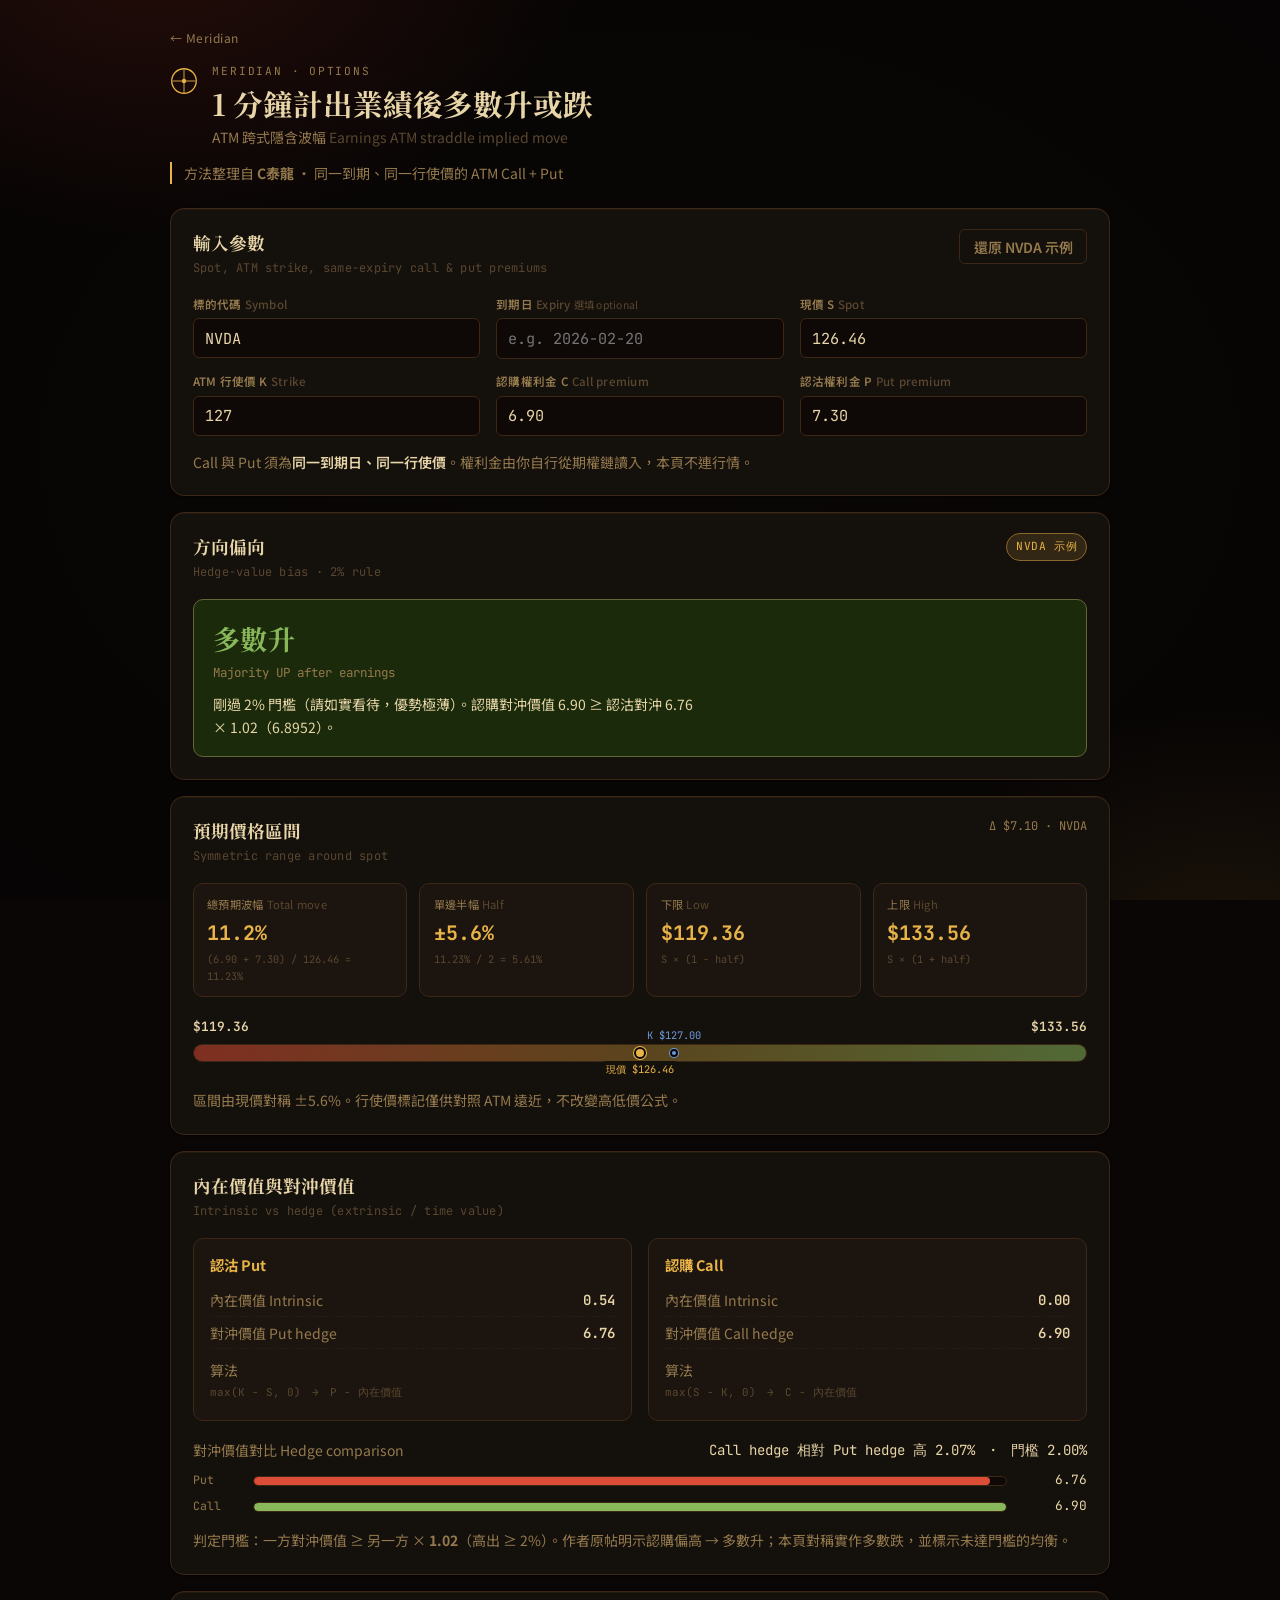
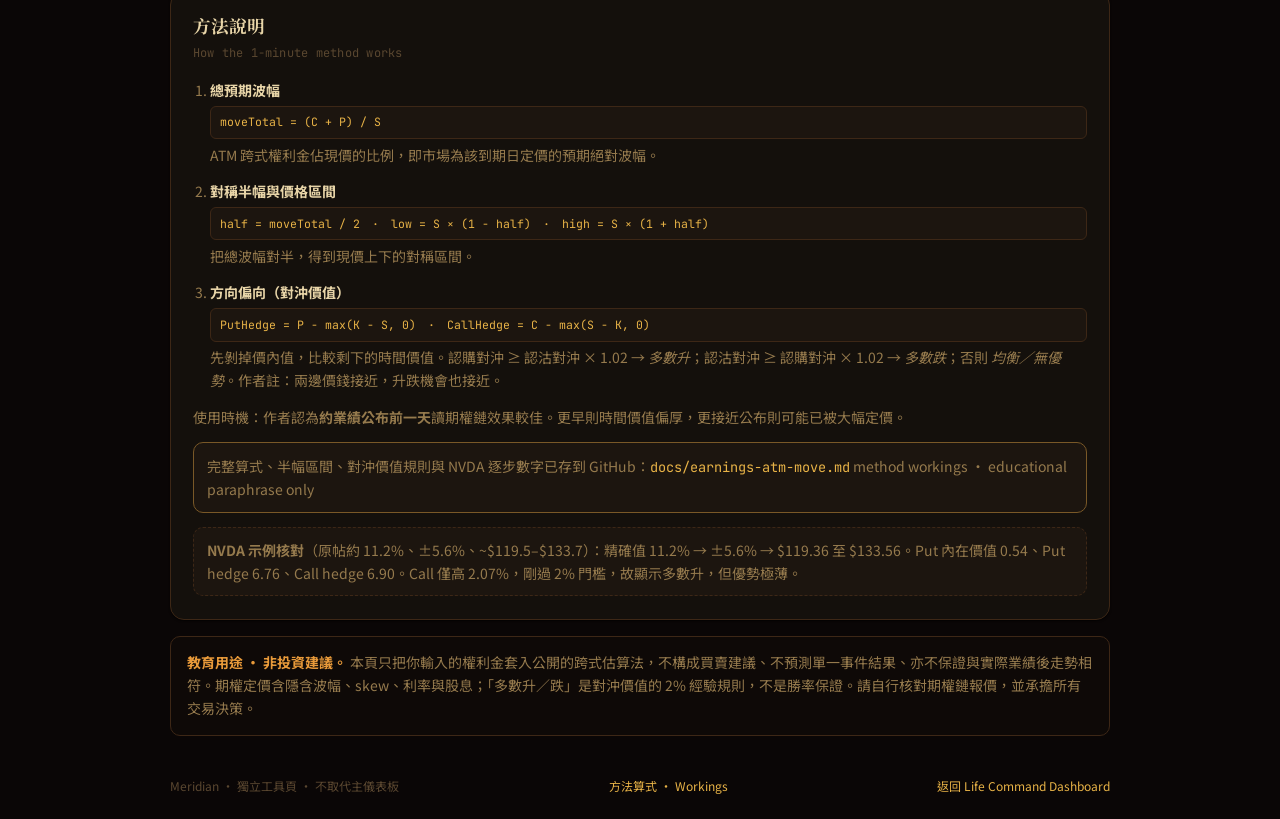
<file: earnings-move.html>
<!DOCTYPE html>
<html lang="zh-Hant" data-theme="dark">
<head>
  <meta charset="UTF-8" />
  <meta name="viewport" content="width=device-width, initial-scale=1.0" />
  <title>業績隱含波幅計算器 · Earnings ATM straddle — Meridian</title>
  <meta name="description" content="C泰龍 ATM 跨式期權方法：用同一行使價的 Call + Put 權利金，一分鐘估算業績後的預期波幅與多數升跌偏向。" />
  <link rel="preconnect" href="https://fonts.googleapis.com" />
  <link rel="preconnect" href="https://fonts.gstatic.com" crossorigin />
  <link href="https://fonts.googleapis.com/css2?family=Cinzel:wght@600;700&family=Inter:wght@400;500;600;700&family=JetBrains+Mono:wght@400;500;700&family=Noto+Sans+TC:wght@400;500;600;700&family=Noto+Serif+TC:wght@600;700&display=swap" rel="stylesheet" />
  <link rel="stylesheet" href="earnings-move.css" />
  <link rel="icon" href="data:image/svg+xml,%3Csvg xmlns='http://www.w3.org/2000/svg' viewBox='0 0 32 32'%3E%3Ccircle cx='16' cy='16' r='14' fill='none' stroke='%23c9a14a' stroke-width='2'/%3E%3Cline x1='16' y1='4' x2='16' y2='28' stroke='%23c9a14a' stroke-width='1.5'/%3E%3Cline x1='4' y1='16' x2='28' y2='16' stroke='%23c9a14a' stroke-width='1.5'/%3E%3Ccircle cx='16' cy='16' r='3' fill='%23c9a14a'/%3E%3C/svg%3E" />
</head>
<body>
  <header class="em-top">
    <a class="em-back" href="index.html">← Meridian</a>
    <div class="em-brand">
      <svg class="em-logo" width="28" height="28" viewBox="0 0 32 32" fill="none" aria-hidden="true">
        <circle cx="16" cy="16" r="14" stroke="currentColor" stroke-width="1.5" />
        <line x1="16" y1="3" x2="16" y2="29" stroke="currentColor" stroke-width="1" />
        <line x1="3" y1="16" x2="29" y2="16" stroke="currentColor" stroke-width="1" />
        <circle cx="16" cy="16" r="2.5" fill="currentColor" />
      </svg>
      <div>
        <div class="em-kicker">Meridian · Options</div>
        <h1 class="em-title">1 分鐘計出業績後多數升或跌</h1>
        <p class="em-sub">ATM 跨式隱含波幅 <span lang="en">Earnings ATM straddle implied move</span></p>
      </div>
    </div>
    <p class="em-credit">方法整理自 <strong>C泰龍</strong> · 同一到期、同一行使價的 ATM Call + Put</p>
  </header>

  <main class="em-main">
    <section class="em-card em-inputs" aria-labelledby="inputs-heading">
      <div class="em-card-head">
        <div>
          <h2 id="inputs-heading">輸入參數</h2>
          <p class="em-en">Spot, ATM strike, same-expiry call &amp; put premiums</p>
        </div>
        <div class="em-head-actions">
          <button type="button" class="em-btn ghost" id="btnReset">還原 NVDA 示例</button>
        </div>
      </div>

      <form id="emForm" autocomplete="off" novalidate>
        <div class="em-grid">
          <div class="em-field">
            <label for="fSymbol">標的代碼 <span lang="en">Symbol</span></label>
            <input id="fSymbol" name="symbol" type="text" maxlength="16" spellcheck="false" placeholder="NVDA" />
          </div>
          <div class="em-field">
            <label for="fExpiry">到期日 <span lang="en">Expiry</span> <em>選填 optional</em></label>
            <input id="fExpiry" name="expiry" type="text" maxlength="24" placeholder="e.g. 2026-02-20" />
          </div>
          <div class="em-field">
            <label for="fS">現價 S <span lang="en">Spot</span></label>
            <input id="fS" name="S" type="number" inputmode="decimal" step="any" min="0" required />
          </div>
          <div class="em-field">
            <label for="fK">ATM 行使價 K <span lang="en">Strike</span></label>
            <input id="fK" name="K" type="number" inputmode="decimal" step="any" min="0" required />
          </div>
          <div class="em-field">
            <label for="fC">認購權利金 C <span lang="en">Call premium</span></label>
            <input id="fC" name="C" type="number" inputmode="decimal" step="any" min="0" required />
          </div>
          <div class="em-field">
            <label for="fP">認沽權利金 P <span lang="en">Put premium</span></label>
            <input id="fP" name="P" type="number" inputmode="decimal" step="any" min="0" required />
          </div>
        </div>
        <p class="em-hint">Call 與 Put 須為<strong>同一到期日、同一行使價</strong>。權利金由你自行從期權鏈讀入，本頁不連行情。</p>
      </form>
    </section>

    <section class="em-card em-verdict-card" aria-labelledby="verdict-heading">
      <div class="em-card-head">
        <div>
          <h2 id="verdict-heading">方向偏向</h2>
          <p class="em-en">Hedge-value bias · 2% rule</p>
        </div>
        <span class="em-tag" id="exampleTag">NVDA 示例</span>
      </div>
      <div class="em-verdict" id="verdict" aria-live="polite">
        <div class="em-verdict-label" id="verdictLabel">—</div>
        <p class="em-verdict-en" id="verdictEn">—</p>
        <p class="em-verdict-note" id="verdictNote"></p>
      </div>
    </section>

    <section class="em-card em-range-card" aria-labelledby="range-heading">
      <div class="em-card-head">
        <div>
          <h2 id="range-heading">預期價格區間</h2>
          <p class="em-en">Symmetric range around spot</p>
        </div>
        <div class="em-range-meta" id="rangeMeta"></div>
      </div>

      <div class="em-stats">
        <div class="em-stat">
          <div class="em-stat-k">總預期波幅 <span lang="en">Total move</span></div>
          <div class="em-stat-v" id="outMove">—</div>
          <div class="em-stat-f" id="outMoveFormula">(C + P) / S</div>
        </div>
        <div class="em-stat">
          <div class="em-stat-k">單邊半幅 <span lang="en">Half</span></div>
          <div class="em-stat-v" id="outHalf">—</div>
          <div class="em-stat-f" id="outHalfFormula">moveTotal / 2</div>
        </div>
        <div class="em-stat">
          <div class="em-stat-k">下限 <span lang="en">Low</span></div>
          <div class="em-stat-v" id="outLow">—</div>
          <div class="em-stat-f">S × (1 − half)</div>
        </div>
        <div class="em-stat">
          <div class="em-stat-k">上限 <span lang="en">High</span></div>
          <div class="em-stat-v" id="outHigh">—</div>
          <div class="em-stat-f">S × (1 + half)</div>
        </div>
      </div>

      <div class="em-bar-wrap" id="rangeBar" aria-hidden="false">
        <div class="em-bar-labels">
          <span id="barLowLabel">—</span>
          <span id="barHighLabel">—</span>
        </div>
        <div class="em-bar" id="barTrack">
          <div class="em-bar-fill"></div>
          <div class="em-marker spot" id="markSpot">
            <span class="em-marker-pin"></span>
            <span class="em-marker-cap" id="markSpotCap">現價</span>
          </div>
          <div class="em-marker strike" id="markStrike">
            <span class="em-marker-pin"></span>
            <span class="em-marker-cap" id="markStrikeCap">K</span>
          </div>
        </div>
        <p class="em-bar-caption" id="barCaption"></p>
      </div>
    </section>

    <section class="em-card em-hedge-card" aria-labelledby="hedge-heading">
      <div class="em-card-head">
        <div>
          <h2 id="hedge-heading">內在價值與對沖價值</h2>
          <p class="em-en">Intrinsic vs hedge (extrinsic / time value)</p>
        </div>
      </div>

      <div class="em-hedge-grid">
        <div class="em-hedge-col">
          <h3>認沽 Put</h3>
          <dl>
            <div><dt>內在價值 Intrinsic</dt><dd id="outPutInt">—</dd></div>
            <div><dt>對沖價值 Put hedge</dt><dd id="outPutHedge">—</dd></div>
            <div class="em-formula"><dt>算法</dt><dd>max(K − S, 0)　→　P − 內在價值</dd></div>
          </dl>
        </div>
        <div class="em-hedge-col">
          <h3>認購 Call</h3>
          <dl>
            <div><dt>內在價值 Intrinsic</dt><dd id="outCallInt">—</dd></div>
            <div><dt>對沖價值 Call hedge</dt><dd id="outCallHedge">—</dd></div>
            <div class="em-formula"><dt>算法</dt><dd>max(S − K, 0)　→　C − 內在價值</dd></div>
          </dl>
        </div>
      </div>

      <div class="em-compare" id="hedgeCompare">
        <div class="em-compare-head">
          <span>對沖價值對比 <span lang="en">Hedge comparison</span></span>
          <span class="em-compare-ratio" id="hedgeRatioLabel"></span>
        </div>
        <div class="em-compare-bars">
          <div class="em-cbar">
            <span class="em-cbar-name">Put</span>
            <div class="em-cbar-track"><i id="barPut"></i></div>
            <span class="em-cbar-val" id="barPutVal">—</span>
          </div>
          <div class="em-cbar">
            <span class="em-cbar-name">Call</span>
            <div class="em-cbar-track"><i id="barCall"></i></div>
            <span class="em-cbar-val" id="barCallVal">—</span>
          </div>
        </div>
        <p class="em-compare-rule">判定門檻：一方對沖價值 ≥ 另一方 × <strong>1.02</strong>（高出 ≥ 2%）。作者原帖明示認購偏高 → 多數升；本頁對稱實作多數跌，並標示未達門檻的均衡。</p>
      </div>
    </section>

    <section class="em-card em-method" aria-labelledby="method-heading">
      <details open>
        <summary>
          <h2 id="method-heading">方法說明</h2>
          <span class="em-en">How the 1-minute method works</span>
        </summary>
        <ol class="em-steps">
          <li>
            <strong>總預期波幅</strong>
            <code>moveTotal = (C + P) / S</code>
            <span>ATM 跨式權利金佔現價的比例，即市場為該到期日定價的預期絕對波幅。</span>
          </li>
          <li>
            <strong>對稱半幅與價格區間</strong>
            <code>half = moveTotal / 2　·　low = S × (1 − half)　·　high = S × (1 + half)</code>
            <span>把總波幅對半，得到現價上下的對稱區間。</span>
          </li>
          <li>
            <strong>方向偏向（對沖價值）</strong>
            <code>PutHedge = P − max(K − S, 0)　·　CallHedge = C − max(S − K, 0)</code>
            <span>先剝掉價內值，比較剩下的時間價值。認購對沖 ≥ 認沽對沖 × 1.02 → <em>多數升</em>；認沽對沖 ≥ 認購對沖 × 1.02 → <em>多數跌</em>；否則 <em>均衡／無優勢</em>。作者註：兩邊價錢接近，升跌機會也接近。</span>
          </li>
        </ol>
        <p class="em-timing">使用時機：作者認為<strong>約業績公布前一天</strong>讀期權鏈效果較佳。更早則時間價值偏厚，更接近公布則可能已被大幅定價。</p>
        <p class="em-docs-link">完整算式、半幅區間、對沖價值規則與 NVDA 逐步數字已存到 GitHub：<a href="docs/earnings-atm-move.md">docs/earnings-atm-move.md</a> <span lang="en">method workings · educational paraphrase only</span></p>
        <p class="em-nvda-note" id="nvdaNote"></p>
      </details>
    </section>

    <aside class="em-disclaimer" role="note">
      <strong>教育用途 · 非投資建議。</strong>
      本頁只把你輸入的權利金套入公開的跨式估算法，不構成買賣建議、不預測單一事件結果、亦不保證與實際業績後走勢相符。期權定價含隱含波幅、skew、利率與股息；「多數升／跌」是對沖價值的 2% 經驗規則，不是勝率保證。請自行核對期權鏈報價，並承擔所有交易決策。
    </aside>
  </main>

  <footer class="em-foot">
    <span>Meridian · 獨立工具頁 · 不取代主儀表板</span>
    <a href="docs/earnings-atm-move.md">方法算式 · Workings</a>
    <a href="index.html">返回 Life Command Dashboard</a>
  </footer>

  <script src="earnings-move-calc.js"></script>
  <script src="earnings-move.js"></script>
</body>
</html>
</file>
<file: style.css>
/* ============================================
   MERIDIAN — Life Command Dashboard
   Warm gold + cool ink · dual theme
   ============================================ */

:root {
  /* Type scale */
  --text-xs:   clamp(0.75rem, 0.7rem + 0.25vw, 0.8125rem);
  --text-sm:   clamp(0.8125rem, 0.78rem + 0.2vw, 0.9375rem);
  --text-base: clamp(0.9375rem, 0.9rem + 0.2vw, 1rem);
  --text-md:   clamp(1rem, 0.95rem + 0.3vw, 1.125rem);
  --text-lg:   clamp(1.125rem, 1rem + 0.5vw, 1.375rem);
  --text-xl:   clamp(1.5rem, 1.25rem + 1vw, 2rem);

  /* Spacing */
  --space-1: 0.25rem;
  --space-2: 0.5rem;
  --space-3: 0.75rem;
  --space-4: 1rem;
  --space-5: 1.25rem;
  --space-6: 1.5rem;
  --space-8: 2rem;
  --space-10: 2.5rem;
  --space-12: 3rem;

  /* Radius */
  --r-sm: 6px;
  --r-md: 10px;
  --r-lg: 14px;
  --r-xl: 20px;

  --font-body: 'Inter', system-ui, -apple-system, sans-serif;
  --font-display: 'Cinzel', 'Cormorant Garamond', 'Trajan Pro', Georgia, serif;
  --font-script: 'UnifrakturCook', 'Cinzel Decorative', Georgia, serif;
  --font-mono: 'JetBrains Mono', ui-monospace, monospace;

  --transition: 200ms cubic-bezier(0.16, 1, 0.3, 1);

  /* Diablo item-rarity palette (shared across themes) */
  --rarity-legendary: #c8772a;   /* burning amber */
  --rarity-unique:    #c2944b;   /* deep gold */
  --rarity-rare:      #d8c75a;   /* yellow rare */
  --rarity-magic:     #4a7ed4;   /* blue magic */
  --rarity-common:    #a99a82;   /* parchment grey */
  --rarity-set:       #2f8a3b;   /* set green */
}

/* ---------- LIGHT theme — Cathedral / parchment (Diablo lighting) ---------- */
:root, [data-theme="light"] {
  --bg: #1e1612;                       /* deep oxblood-charcoal even in "light" */
  --surface: #2a1f18;
  --surface-2: #34261d;
  --surface-offset: #221912;
  --border: #5a3d20;
  --divider: #4a2f18;

  --text: #f0e1c2;                     /* parchment text */
  --text-muted: #b89a6a;
  --text-faint: #7a623e;
  --text-inverse: #1e1612;

  --primary: #d4a13d;                  /* burning amber */
  --primary-soft: #4a2f10;
  --primary-hover: #f1bd54;
  --primary-tint: rgba(212, 161, 61, 0.14);

  --accent: #a83b1f;                   /* hellfire crimson */
  --accent-soft: #3d1208;

  --success: #76a142;
  --success-soft: #1f3008;
  --danger:  #c83925;
  --danger-soft: #401208;
  --warn:    #d4892a;
  --warn-soft: #3d250a;
  --info:    #5b89d4;
  --info-soft: #16223d;

  --peak-bg: #4a2f10;
  --peak-text: #f1bd54;
  --market-bg: #3d1208;
  --market-text: #e88066;
  --rest-bg: #251a14;
  --rest-text: #b89a6a;

  --shadow-sm: 0 1px 2px rgba(0, 0, 0, 0.5), inset 0 1px 0 rgba(212, 161, 61, 0.04);
  --shadow-md: 0 4px 16px rgba(0, 0, 0, 0.6), inset 0 1px 0 rgba(212, 161, 61, 0.05);
  --shadow-lg: 0 24px 60px rgba(0, 0, 0, 0.7), 0 0 80px rgba(168, 59, 31, 0.08);
}

/* ---------- DARK theme — Sanctuary night ---------- */
[data-theme="dark"] {
  --bg: #0a0606;
  --surface: #14100c;
  --surface-2: #1c150f;
  --surface-offset: #0e0907;
  --border: #3d2716;
  --divider: #2a1a0f;

  --text: #e8d5a8;
  --text-muted: #957a4d;
  --text-faint: #5a4730;
  --text-inverse: #0a0606;

  --primary: #e8b347;                  /* glowing forge gold */
  --primary-soft: #3a240c;
  --primary-hover: #ffcc66;
  --primary-tint: rgba(232, 179, 71, 0.15);

  --accent: #c8412a;                   /* embers / hellfire */
  --accent-soft: #2e0d05;

  --success: #88b85a;
  --success-soft: #1a2a0a;
  --danger:  #db4d36;
  --danger-soft: #380e06;
  --warn:    #e89a3a;
  --warn-soft: #2e1c08;
  --info:    #6c9adb;
  --info-soft: #0f1a2c;

  --peak-bg: #3a240c;
  --peak-text: #ffcc66;
  --market-bg: #2e0d05;
  --market-text: #f49680;
  --rest-bg: #1a120c;
  --rest-text: #957a4d;

  --shadow-sm: 0 1px 2px rgba(0, 0, 0, 0.7), inset 0 1px 0 rgba(232, 179, 71, 0.06);
  --shadow-md: 0 6px 20px rgba(0, 0, 0, 0.75), inset 0 1px 0 rgba(232, 179, 71, 0.07);
  --shadow-lg: 0 24px 60px rgba(0, 0, 0, 0.85), 0 0 80px rgba(200, 65, 42, 0.12);
}

/* ---------- Base ---------- */
*, *::before, *::after { box-sizing: border-box; margin: 0; padding: 0; }

html {
  -webkit-font-smoothing: antialiased;
  -moz-osx-font-smoothing: grayscale;
  text-rendering: optimizeLegibility;
  scroll-behavior: smooth;
}

body {
  min-height: 100dvh;
  font-family: var(--font-body);
  font-size: var(--text-base);
  line-height: 1.55;
  color: var(--text);
  background: var(--bg);
  background-image:
    /* glow top-left */
    radial-gradient(ellipse 800px 600px at 15% -5%, var(--glow-top, rgba(200, 65, 42, 0.18)) 0%, transparent 55%),
    /* glow bottom-right */
    radial-gradient(ellipse 700px 500px at 95% 105%, var(--glow-bottom, rgba(232, 179, 71, 0.10)) 0%, transparent 55%),
    /* center vignette */
    radial-gradient(ellipse at center, transparent 0%, rgba(0, 0, 0, 0.35) 100%),
    /* parchment / stone noise */
    var(--noise-image, url("data:image/svg+xml;utf8,<svg xmlns='http://www.w3.org/2000/svg' width='240' height='240'><filter id='n'><feTurbulence baseFrequency='0.85' numOctaves='2' stitchTiles='stitch'/><feColorMatrix values='0 0 0 0 0.55 0 0 0 0 0.4 0 0 0 0 0.2 0 0 0 0.07 0'/></filter><rect width='100%' height='100%' filter='url(%23n)'/></svg>"));
  background-attachment: fixed;
  background-size: auto, auto, auto, 240px 240px;
  transition: background var(--transition), color var(--transition);
}

img, svg { display: block; max-width: 100%; }
button { font: inherit; color: inherit; background: none; border: none; cursor: pointer; }
input, textarea, select { font: inherit; color: inherit; }

:focus-visible {
  outline: 2px solid var(--primary);
  outline-offset: 2px;
  border-radius: var(--r-sm);
}

textarea { resize: vertical; }

/* ============================================
   TOP BAR
   ============================================ */
.topbar {
  display: grid;
  grid-template-columns: 1fr auto 1fr;
  align-items: center;
  padding: var(--space-4) var(--space-8);
  border-bottom: 1px solid var(--border);
  background: color-mix(in srgb, var(--surface) 80%, transparent);
  backdrop-filter: blur(12px);
  position: sticky;
  top: 0;
  z-index: 50;
}

@media (max-width: 700px) {
  .topbar {
    grid-template-columns: 1fr auto;
    gap: var(--space-3);
    padding: var(--space-3) var(--space-4);
  }
  .topbar-center { display: none; }
  .market-ticker { display: none; }
  .brand-sub { display: none; }
  .grid { padding: var(--space-4); gap: var(--space-4); }
  .card { padding: var(--space-4); }
  .hero { padding: var(--space-5); }
  .hero-title { font-size: var(--text-lg); }
  .matrix { min-height: 420px; }
}

.brand { display: flex; align-items: center; gap: var(--space-3); }
.logo { color: var(--primary); }

.brand-title {
  font-family: var(--font-display);
  font-weight: 500;
  font-size: var(--text-md);
  letter-spacing: -0.01em;
  line-height: 1;
}
.brand-sub {
  font-size: var(--text-xs);
  color: var(--text-muted);
  margin-top: 2px;
  letter-spacing: 0.02em;
}

.topbar-center { text-align: center; }
.clock {
  font-family: var(--font-mono);
  font-size: var(--text-md);
  font-weight: 500;
  letter-spacing: 0.02em;
  color: var(--text);
}
.clock-meta {
  font-size: var(--text-xs);
  color: var(--text-muted);
  margin-top: 2px;
}

.topbar-right {
  display: flex;
  align-items: center;
  gap: var(--space-3);
  justify-content: flex-end;
  flex-wrap: wrap;
}

.market-ticker {
  display: flex;
  gap: var(--space-2);
  font-size: var(--text-xs);
  font-family: var(--font-mono);
}
.mk-item {
  display: inline-flex;
  align-items: center;
  gap: 6px;
  padding: 4px 10px;
  border-radius: 999px;
  background: var(--surface-offset);
  color: var(--text-muted);
  border: 1px solid var(--border);
  white-space: nowrap;
}
.mk-item .dot {
  width: 6px; height: 6px; border-radius: 50%;
  background: var(--text-faint);
}
.mk-item.mk-open {
  background: var(--success-soft);
  color: var(--success);
  border-color: transparent;
}
.mk-item.mk-open .dot {
  background: var(--success);
  box-shadow: 0 0 0 3px color-mix(in srgb, var(--success) 20%, transparent);
  animation: pulse 2s ease-in-out infinite;
}
@keyframes pulse {
  0%, 100% { opacity: 1; }
  50% { opacity: 0.5; }
}

.icon-btn, .icon-btn-sm {
  display: inline-flex;
  align-items: center;
  justify-content: center;
  width: 36px;
  height: 36px;
  border-radius: var(--r-md);
  color: var(--text-muted);
  border: 1px solid var(--border);
  background: var(--surface);
  transition: all var(--transition);
}
.icon-btn-sm { width: 28px; height: 28px; font-size: 1rem; }
.icon-btn:hover, .icon-btn-sm:hover {
  color: var(--primary);
  border-color: var(--primary);
  transform: translateY(-1px);
}

/* ============================================
   GRID
   ============================================ */
.grid {
  max-width: 1480px;
  margin: 0 auto;
  padding: var(--space-8);
  display: grid;
  grid-template-columns: repeat(12, 1fr);
  gap: var(--space-5);
}

.card {
  background: var(--surface);
  border: 1px solid var(--border);
  border-radius: var(--r-lg);
  padding: var(--space-6);
  box-shadow: var(--shadow-sm);
  transition: box-shadow var(--transition), border-color var(--transition);
}
.card:hover { border-color: color-mix(in srgb, var(--primary) 30%, var(--border)); }

.hero         { grid-column: span 12; }
.timeline-card { grid-column: span 12; }
.tracks-card  { grid-column: span 8; }
.matrix-card  { grid-column: span 4; }
.habit-card   { grid-column: span 7; }
.reminders-card { grid-column: span 5; }
.kpi-card     { grid-column: span 7; }
.journal-card { grid-column: span 5; }
.equity-card  { grid-column: span 12; }
.handbook-card { grid-column: span 12; }
.jlaw-card    { grid-column: span 12; }
.trade-card   { grid-column: span 12; }
.subs-card    { grid-column: span 12; }
.skills-card  { grid-column: span 12; }
.books-card   { grid-column: span 8; }
.quotes-card  { grid-column: span 4; }
.controls-card { grid-column: span 12; }

@media (max-width: 1100px) {
  .tracks-card, .matrix-card, .habit-card, .reminders-card, .kpi-card, .journal-card,
  .skills-card, .books-card, .quotes-card {
    grid-column: span 12;
  }
}

/* ============================================
   EQUITY CURVE
   ============================================ */
.equity-stats {
  display: flex;
  gap: var(--space-4);
  font-size: var(--text-xs);
  color: var(--text-muted);
  font-family: var(--font-mono);
  flex-wrap: wrap;
}

.equity-toolbar {
  display: grid;
  grid-template-columns: 1.1fr 1.1fr auto;
  gap: var(--space-5);
  margin-bottom: var(--space-5);
  padding-bottom: var(--space-5);
  border-bottom: 1px dashed var(--divider);
  align-items: end;
}
@media (max-width: 1000px) {
  .equity-toolbar { grid-template-columns: 1fr; }
}

.equity-setup label {
  display: block;
  font-size: var(--text-xs);
  text-transform: uppercase;
  letter-spacing: 0.05em;
  color: var(--text-muted);
  font-weight: 600;
  margin-bottom: 6px;
}
.helper {
  text-transform: none;
  letter-spacing: 0;
  color: var(--text-faint);
  font-weight: 400;
  margin-left: 4px;
  font-size: 11px;
}
.setup-row {
  display: grid;
  grid-template-columns: 130px 1fr auto;
  gap: 6px;
}
@media (max-width: 600px) {
  .setup-row { grid-template-columns: 1fr; }
}

.equity-controls {
  display: flex;
  gap: var(--space-3);
  align-items: center;
  flex-wrap: wrap;
}
.toggle {
  display: inline-flex;
  align-items: center;
  gap: 6px;
  font-size: var(--text-xs);
  color: var(--text-muted);
  cursor: pointer;
  user-select: none;
}
.toggle input { accent-color: var(--primary); cursor: pointer; }

.equity-chart {
  background: var(--surface-2);
  border: 1px solid var(--border);
  border-radius: var(--r-md);
  padding: var(--space-4);
  margin-bottom: var(--space-4);
}
#equityCanvas {
  width: 100%;
  height: 320px;
  display: block;
}

.equity-table-wrap {
  font-size: var(--text-sm);
}
.equity-table-wrap > summary {
  cursor: pointer;
  padding: var(--space-3);
  background: var(--surface-2);
  border: 1px solid var(--border);
  border-radius: var(--r-sm);
  font-size: var(--text-xs);
  color: var(--text-muted);
  font-weight: 600;
  letter-spacing: 0.03em;
  text-transform: uppercase;
  list-style: none;
  position: relative;
  padding-left: 28px;
}
.equity-table-wrap > summary::before {
  content: "›";
  position: absolute;
  left: 12px;
  top: 50%;
  transform: translateY(-50%);
  transition: transform var(--transition);
  color: var(--primary);
  font-size: 14px;
}
.equity-table-wrap[open] > summary::before { transform: translateY(-50%) rotate(90deg); }

.equity-table {
  margin-top: var(--space-3);
  max-height: 280px;
  overflow-y: auto;
  border: 1px solid var(--border);
  border-radius: var(--r-sm);
}
.eq-row {
  display: grid;
  grid-template-columns: 120px 1fr 110px 30px;
  gap: var(--space-3);
  padding: 8px 12px;
  border-bottom: 1px solid var(--divider);
  font-size: var(--text-xs);
  align-items: center;
}
.eq-row:last-child { border-bottom: none; }
.eq-row:hover { background: var(--primary-tint); }
.eq-row.start { background: var(--primary-tint); font-weight: 600; }
.eq-row .eq-date { font-family: var(--font-mono); color: var(--text-muted); }
.eq-row .eq-bal { font-family: var(--font-mono); font-weight: 600; color: var(--text); }
.eq-row .eq-change { font-family: var(--font-mono); font-size: 10px; }
.eq-row .eq-change.pos { color: var(--success); }
.eq-row .eq-change.neg { color: var(--danger); }
.eq-row .eq-pct { font-family: var(--font-mono); font-size: 10px; color: var(--text-muted); }
.eq-row .eq-del {
  color: var(--text-faint);
  font-size: 14px;
  padding: 2px 6px;
  opacity: 0;
  transition: all var(--transition);
}
.eq-row:hover .eq-del { opacity: 1; }
.eq-row .eq-del:hover { color: var(--danger); }
.eq-empty {
  padding: var(--space-5);
  text-align: center;
  color: var(--text-faint);
  font-style: italic;
  font-size: var(--text-xs);
}

.card-head {
  display: flex;
  justify-content: space-between;
  align-items: flex-start;
  gap: var(--space-4);
  margin-bottom: var(--space-5);
  flex-wrap: wrap;
}
.card-title {
  font-family: var(--font-display);
  font-weight: 500;
  font-size: var(--text-lg);
  letter-spacing: -0.01em;
  line-height: 1.2;
}
.card-sub {
  font-size: var(--text-xs);
  color: var(--text-muted);
  margin-top: 4px;
  letter-spacing: 0.01em;
}

.eyebrow {
  text-transform: uppercase;
  letter-spacing: 0.12em;
  font-size: var(--text-xs);
  color: var(--primary);
  font-weight: 600;
  margin-bottom: var(--space-3);
}

/* ============================================
   HERO
   ============================================ */
.hero {
  display: grid;
  grid-template-columns: 1.3fr 1fr;
  gap: var(--space-8);
  padding: var(--space-8);
  background:
    linear-gradient(135deg, var(--surface) 0%, var(--surface-offset) 100%);
  position: relative;
  overflow: hidden;
}
.hero::before {
  content: "";
  position: absolute;
  top: -50%;
  right: -10%;
  width: 500px;
  height: 500px;
  background: radial-gradient(circle, var(--primary-tint) 0%, transparent 60%);
  pointer-events: none;
}

@media (max-width: 900px) {
  .hero { grid-template-columns: 1fr; }
}

.hero-title {
  font-family: var(--font-display);
  font-size: var(--text-xl);
  font-weight: 500;
  letter-spacing: -0.02em;
  line-height: 1.1;
  margin-bottom: var(--space-3);
}
.hero-title span { color: var(--primary); font-style: italic; }
.hero-sub {
  color: var(--text-muted);
  max-width: 42ch;
  margin-bottom: var(--space-6);
}

.hero-stats {
  display: flex;
  gap: var(--space-6);
  flex-wrap: wrap;
}
.stat {
  padding: var(--space-3) var(--space-5) var(--space-3) 0;
  border-right: 1px solid var(--border);
  min-width: 100px;
}
.stat:last-child { border-right: none; }
.stat-label {
  font-size: var(--text-xs);
  color: var(--text-muted);
  letter-spacing: 0.05em;
  text-transform: uppercase;
  margin-bottom: 4px;
}
.stat-value {
  font-family: var(--font-display);
  font-size: var(--text-xl);
  font-weight: 500;
  color: var(--text);
  line-height: 1;
}
.stat-unit {
  font-family: var(--font-body);
  font-size: var(--text-sm);
  color: var(--text-muted);
  margin-left: 4px;
}

.intention {
  background: var(--surface-2);
  border: 1px solid var(--border);
  border-radius: var(--r-md);
  padding: var(--space-5);
  display: flex;
  flex-direction: column;
  gap: var(--space-3);
}
.intention-label {
  font-size: var(--text-xs);
  text-transform: uppercase;
  letter-spacing: 0.12em;
  color: var(--text-muted);
  font-weight: 600;
}
.intention textarea {
  font-family: var(--font-display);
  font-size: var(--text-md);
  line-height: 1.4;
  background: transparent;
  border: none;
  color: var(--text);
  min-height: 68px;
  outline: none;
  font-style: italic;
}
.intention textarea::placeholder { color: var(--text-faint); }

.intention-prompts { display: flex; flex-wrap: wrap; gap: 6px; }
.chip {
  font-size: var(--text-xs);
  padding: 4px 10px;
  border-radius: 999px;
  background: var(--surface-offset);
  color: var(--text-muted);
  border: 1px solid var(--border);
  transition: all var(--transition);
}
.chip:hover {
  background: var(--primary-soft);
  color: var(--primary);
  border-color: var(--primary);
}

/* ============================================
   TIMELINE
   ============================================ */
.timeline {
  position: relative;
  height: 56px;
  background: var(--surface-offset);
  border-radius: var(--r-md);
  border: 1px solid var(--border);
  overflow: hidden;
  margin-bottom: var(--space-6);
}
.tl-block {
  position: absolute;
  top: 0;
  bottom: 0;
  display: flex;
  align-items: center;
  justify-content: center;
  font-size: 10px;
  font-weight: 700;
  letter-spacing: 0.08em;
  padding: 0 6px;
  white-space: nowrap;
  overflow: hidden;
  border-right: 1px solid var(--border);
  transition: filter var(--transition);
}
.tl-block:hover { filter: brightness(1.1); }
.tl-block.peak   { background: var(--peak-bg);   color: var(--peak-text); }
.tl-block.market { background: var(--market-bg); color: var(--market-text); }
.tl-block.rest   { background: var(--rest-bg);   color: var(--rest-text); opacity: 0.7; }

.tl-now {
  position: absolute;
  top: -4px; bottom: -4px;
  width: 2px;
  background: var(--danger);
  z-index: 3;
  box-shadow: 0 0 8px var(--danger);
}
.tl-now::before {
  content: "";
  position: absolute;
  top: -4px;
  left: -4px;
  width: 10px;
  height: 10px;
  background: var(--danger);
  border-radius: 50%;
  border: 2px solid var(--surface);
}
.tl-hours {
  position: absolute;
  inset: 0;
  display: flex;
  align-items: flex-end;
  pointer-events: none;
  z-index: 2;
}
.tl-hour {
  flex: 1;
  font-size: 9px;
  color: var(--text-faint);
  text-align: left;
  padding: 0 0 3px 3px;
  border-left: 1px solid color-mix(in srgb, var(--border) 60%, transparent);
  font-family: var(--font-mono);
}
.tl-hour:first-child { border-left: none; }

.legend { display: flex; gap: var(--space-3); font-size: var(--text-xs); color: var(--text-muted); }
.lg-item { display: inline-flex; align-items: center; gap: 6px; }
.lg-dot { width: 10px; height: 10px; border-radius: 3px; }
.lg-dot.peak { background: var(--peak-bg); border: 1px solid var(--peak-text); }
.lg-dot.market { background: var(--market-bg); border: 1px solid var(--market-text); }
.lg-dot.rest { background: var(--rest-bg); border: 1px solid var(--text-faint); }

/* Blocks list under timeline */
.blocks {
  display: grid;
  grid-template-columns: repeat(auto-fit, minmax(240px, 1fr));
  gap: var(--space-3);
}
.block {
  background: var(--surface-2);
  border: 1px solid var(--border);
  border-radius: var(--r-md);
  padding: var(--space-4);
  display: flex;
  gap: var(--space-3);
  transition: all var(--transition);
  position: relative;
}
.block:hover {
  border-color: var(--primary);
  transform: translateY(-2px);
  box-shadow: var(--shadow-md);
}
.block.active {
  border-color: var(--primary);
  background: var(--primary-tint);
}
.block.active::before {
  content: "NOW";
  position: absolute;
  top: 8px; right: 10px;
  font-size: 9px;
  font-weight: 700;
  letter-spacing: 0.1em;
  color: var(--primary);
}

.block-time {
  font-family: var(--font-mono);
  font-size: var(--text-xs);
  color: var(--text-muted);
  font-weight: 500;
  min-width: 76px;
  padding-right: var(--space-3);
  border-right: 1px solid var(--divider);
}
.block-body { flex: 1; }
.block-title {
  font-weight: 600;
  font-size: var(--text-sm);
  color: var(--text);
  margin-bottom: 2px;
}
.block-desc {
  font-size: var(--text-xs);
  color: var(--text-muted);
  line-height: 1.4;
}
.block-tag {
  display: inline-block;
  font-size: 10px;
  padding: 2px 6px;
  border-radius: 4px;
  font-weight: 600;
  letter-spacing: 0.03em;
  text-transform: uppercase;
  margin-top: 6px;
}
.block-tag.peak   { background: var(--peak-bg); color: var(--peak-text); }
.block-tag.market { background: var(--market-bg); color: var(--market-text); }
.block-tag.rest   { background: var(--rest-bg); color: var(--rest-text); }

.timeline-head-right {
  display: flex;
  flex-direction: column;
  align-items: flex-end;
  gap: var(--space-2);
}
.timeline-actions { display: flex; gap: 8px; flex-wrap: wrap; justify-content: flex-end; }
.tl-block { cursor: pointer; }
.block-foot {
  display: flex;
  align-items: center;
  justify-content: space-between;
  gap: var(--space-2);
  margin-top: 6px;
}
.block-foot .block-tag { margin-top: 0; }
.block-actions { display: flex; gap: 4px; flex-shrink: 0; }
.block.editing { grid-column: 1 / -1; }
.block-edit-form {
  display: grid;
  grid-template-columns: 110px 110px 150px 1fr;
  gap: var(--space-2);
  align-items: center;
}
.block-edit-form input[type="text"] { min-width: 0; }
.sched-add input[type="text"] { min-width: 0; font-variant-numeric: tabular-nums; }
.block-edit-form input[placeholder="HH:MM"],
.sched-add #schedStart,
.sched-add #schedEnd {
  font-family: var(--font-mono);
  font-size: var(--text-sm);
}
.block-edit-actions {
  grid-column: 1 / -1;
  display: flex;
  gap: 8px;
  flex-wrap: wrap;
}
.sched-add {
  display: grid;
  grid-template-columns: 110px 110px 130px 1fr 1fr auto;
  gap: var(--space-2);
  padding-top: var(--space-4);
  margin-top: var(--space-4);
  border-top: 1px dashed var(--divider);
  align-items: center;
}
.sched-hint {
  font-size: 0.78rem;
  color: var(--text-faint);
  font-style: italic;
  padding: var(--space-3) 0 0;
  border-left: none;
}
.sched-empty {
  grid-column: 1 / -1;
  text-align: center;
  color: var(--text-faint);
  font-style: italic;
  font-size: var(--text-sm);
  padding: var(--space-5);
  border: 1px dashed var(--divider);
  border-radius: var(--r-md);
}

@media (max-width: 900px) {
  .timeline-head-right { align-items: flex-start; width: 100%; }
  .block-edit-form,
  .sched-add {
    grid-template-columns: 1fr 1fr;
  }
  .block-edit-form select,
  .block-edit-form input[type="text"],
  .sched-add select,
  .sched-add input[type="text"],
  .sched-add .btn-primary {
    grid-column: 1 / -1;
  }
}
@media (max-width: 700px) {
  .legend { flex-wrap: wrap; }
  .block { flex-direction: column; }
  .block-time {
    min-width: 0;
    padding-right: 0;
    border-right: none;
    border-bottom: 1px solid var(--divider);
    padding-bottom: var(--space-2);
  }
}

/* ============================================
   TRACKS
   ============================================ */
.track-filter { display: flex; gap: 6px; }
.pill {
  font-size: var(--text-xs);
  padding: 5px 12px;
  border-radius: 999px;
  background: transparent;
  color: var(--text-muted);
  border: 1px solid var(--border);
  transition: all var(--transition);
  font-weight: 500;
}
.pill:hover { color: var(--primary); border-color: var(--primary); }
.pill.active { background: var(--primary); color: var(--text-inverse); border-color: var(--primary); }

.tracks {
  display: grid;
  grid-template-columns: repeat(auto-fit, minmax(280px, 1fr));
  gap: var(--space-4);
  margin-bottom: var(--space-5);
}

.track {
  background: var(--surface-2);
  border: 1px solid var(--border);
  border-radius: var(--r-md);
  padding: var(--space-4);
  display: flex;
  flex-direction: column;
  min-height: 180px;
}
.track-head {
  display: flex;
  justify-content: space-between;
  align-items: center;
  margin-bottom: var(--space-3);
  padding-bottom: var(--space-3);
  border-bottom: 1px dashed var(--divider);
}
.track-name {
  display: flex;
  align-items: center;
  gap: var(--space-2);
  font-weight: 600;
  font-size: var(--text-sm);
  letter-spacing: -0.005em;
}
.track-icon {
  display: inline-flex;
  align-items: center;
  justify-content: center;
  width: 26px;
  height: 26px;
  border-radius: var(--r-sm);
  font-size: 13px;
}
.track-count {
  font-family: var(--font-mono);
  font-size: var(--text-xs);
  color: var(--text-muted);
  padding: 2px 8px;
  border-radius: 999px;
  background: var(--surface-offset);
}

.track-tasks { display: flex; flex-direction: column; gap: 6px; flex: 1; }
.task {
  display: flex;
  align-items: flex-start;
  gap: 10px;
  padding: 8px 10px;
  border-radius: var(--r-sm);
  background: var(--surface);
  border: 1px solid var(--divider);
  transition: all var(--transition);
  cursor: grab;
}
.task:hover { border-color: var(--primary); background: var(--primary-tint); }
.task.dragging { opacity: 0.5; cursor: grabbing; }
.task.done { opacity: 0.5; }
.task.done .task-title { text-decoration: line-through; color: var(--text-muted); }

.task-check {
  width: 16px; height: 16px;
  border: 1.5px solid var(--text-muted);
  border-radius: 4px;
  flex-shrink: 0;
  margin-top: 2px;
  display: inline-flex;
  align-items: center;
  justify-content: center;
  transition: all var(--transition);
}
.task.done .task-check {
  background: var(--primary);
  border-color: var(--primary);
  color: var(--text-inverse);
}
.task-check svg { width: 10px; height: 10px; }

.task-main { flex: 1; min-width: 0; }
.task-title {
  font-size: var(--text-sm);
  line-height: 1.35;
  word-break: break-word;
}
.task-meta {
  display: flex;
  align-items: center;
  gap: 8px;
  margin-top: 3px;
  font-size: 10.5px;
  color: var(--text-muted);
}
.task-prio {
  font-weight: 700;
  padding: 1px 5px;
  border-radius: 3px;
  letter-spacing: 0.03em;
}
.task-prio.p1 { background: var(--danger-soft); color: var(--danger); }
.task-prio.p2 { background: var(--warn-soft); color: var(--warn); }
.task-prio.p3 { background: var(--info-soft); color: var(--info); }
.task-prio.p4 { background: var(--surface-offset); color: var(--text-muted); }

.task-del {
  color: var(--text-faint);
  font-size: 12px;
  padding: 2px 5px;
  margin-left: auto;
  opacity: 0;
  transition: all var(--transition);
}
.task:hover .task-del { opacity: 1; }
.task-del:hover { color: var(--danger); }

.track-empty {
  font-size: var(--text-xs);
  color: var(--text-faint);
  font-style: italic;
  text-align: center;
  padding: var(--space-3);
}

/* Legacy track colors removed — replaced by Diablo rarity-tier styling further down */

/* Forms */
.task-add, .habit-add, .reminder-add, .trade-add {
  display: grid;
  gap: var(--space-2);
  padding-top: var(--space-4);
  border-top: 1px dashed var(--divider);
}
.task-add {
  grid-template-columns: 140px 120px 1fr 140px auto;
}
.reminder-add { grid-template-columns: 1fr 130px auto; }
.habit-add { grid-template-columns: 1fr auto; }
.trade-add { grid-template-columns: 100px 80px 100px 1fr auto; }

@media (max-width: 700px) {
  .task-add, .reminder-add, .trade-add {
    grid-template-columns: 1fr;
  }
}

input[type="text"], input[type="date"], input[type="time"], input[type="number"], select {
  background: var(--surface-2);
  border: 1px solid var(--border);
  color: var(--text);
  padding: 8px 12px;
  border-radius: var(--r-sm);
  font-size: var(--text-sm);
  transition: all var(--transition);
  width: 100%;
}
input:focus, select:focus, textarea:focus {
  border-color: var(--primary);
  outline: none;
}

.btn-primary {
  background: var(--primary);
  color: var(--text-inverse);
  padding: 8px 18px;
  border-radius: var(--r-sm);
  font-size: var(--text-sm);
  font-weight: 600;
  letter-spacing: 0.01em;
  transition: all var(--transition);
  white-space: nowrap;
}
.btn-primary:hover {
  background: var(--primary-hover);
  transform: translateY(-1px);
  box-shadow: var(--shadow-md);
}

.btn-ghost {
  background: transparent;
  color: var(--text-muted);
  padding: 6px 14px;
  border-radius: var(--r-sm);
  font-size: var(--text-sm);
  border: 1px solid var(--border);
  transition: all var(--transition);
}
.btn-ghost:hover { color: var(--primary); border-color: var(--primary); }
.btn-ghost.danger:hover { color: var(--danger); border-color: var(--danger); }

/* ============================================
   MATRIX
   ============================================ */
.matrix {
  display: grid;
  grid-template-columns: 1fr 1fr;
  grid-template-rows: 1fr 1fr;
  gap: var(--space-2);
  min-height: 340px;
}
.quad {
  background: var(--surface-2);
  border: 1px solid var(--border);
  border-radius: var(--r-md);
  display: flex;
  flex-direction: column;
  overflow: hidden;
  transition: all var(--transition);
}
.quad.drag-over { border-color: var(--primary); background: var(--primary-tint); }

.quad-head {
  padding: 8px 12px;
  border-bottom: 1px solid var(--divider);
  display: flex;
  justify-content: space-between;
  align-items: baseline;
  gap: 6px;
}
.quad.q1 .quad-head { background: color-mix(in srgb, var(--danger-soft) 60%, transparent); }
.quad.q2 .quad-head { background: color-mix(in srgb, var(--success-soft) 60%, transparent); }
.quad.q3 .quad-head { background: color-mix(in srgb, var(--warn-soft) 60%, transparent); }
.quad.q4 .quad-head { background: var(--surface-offset); }

.quad-label {
  font-size: var(--text-sm);
  font-weight: 700;
  letter-spacing: -0.005em;
}
.quad.q1 .quad-label { color: var(--danger); }
.quad.q2 .quad-label { color: var(--success); }
.quad.q3 .quad-label { color: var(--warn); }
.quad.q4 .quad-label { color: var(--text-muted); }

.quad-meta {
  font-size: 10px;
  color: var(--text-muted);
  letter-spacing: 0.04em;
  text-transform: uppercase;
}
.quad-body {
  padding: var(--space-2);
  flex: 1;
  display: flex;
  flex-direction: column;
  gap: 5px;
  overflow-y: auto;
  max-height: 240px;
}
.quad-body:empty::after {
  content: "Drop tasks here";
  text-align: center;
  padding: var(--space-4);
  color: var(--text-faint);
  font-size: var(--text-xs);
  font-style: italic;
}

/* ============================================
   HABIT TRACKER
   ============================================ */
.week-nav {
  display: flex;
  align-items: center;
  gap: var(--space-2);
  font-size: var(--text-sm);
  color: var(--text-muted);
  font-family: var(--font-mono);
}

.habit-grid {
  display: grid;
  grid-template-columns: minmax(120px, 1.4fr) repeat(7, minmax(32px, 1fr)) 48px;
  gap: 3px;
  margin-bottom: var(--space-4);
  font-size: var(--text-xs);
  overflow-x: auto;
}

.habit-header > div {
  padding: 8px 2px;
  text-align: center;
  font-size: 9px;
  white-space: nowrap;
}
.habit-header {
  display: contents;
  font-weight: 600;
  color: var(--text-muted);
  text-transform: uppercase;
  letter-spacing: 0.05em;
}
.habit-header > div:first-child { text-align: left; padding-left: 8px; }

.habit-row { display: contents; }
.habit-label {
  padding: 10px 8px;
  font-size: var(--text-sm);
  font-weight: 500;
  display: flex;
  align-items: center;
  justify-content: space-between;
  gap: 4px;
}
.habit-label .hdel {
  opacity: 0;
  font-size: 11px;
  color: var(--text-faint);
  padding: 2px 4px;
  transition: all var(--transition);
}
.habit-row:hover .hdel { opacity: 1; }
.hdel:hover { color: var(--danger); }

.habit-cell {
  aspect-ratio: 1;
  min-height: 36px;
  border-radius: 6px;
  background: var(--surface-offset);
  border: 1px solid var(--border);
  display: flex;
  align-items: center;
  justify-content: center;
  cursor: pointer;
  transition: all var(--transition);
  font-size: 12px;
  color: transparent;
  font-weight: 700;
}
.habit-cell:hover { border-color: var(--primary); transform: scale(1.1); }
.habit-cell.done {
  background: var(--primary);
  border-color: var(--primary);
  color: var(--text-inverse);
}
.habit-cell.future { opacity: 0.3; pointer-events: none; }

.habit-total {
  padding: 10px 4px;
  text-align: center;
  font-family: var(--font-mono);
  font-weight: 600;
  color: var(--primary);
  font-size: var(--text-sm);
}

/* ============================================
   REMINDERS
   ============================================ */
.reminders { list-style: none; display: flex; flex-direction: column; gap: 6px; margin-bottom: var(--space-4); }
.reminder {
  display: flex;
  align-items: center;
  gap: var(--space-3);
  padding: 10px 12px;
  background: var(--surface-2);
  border: 1px solid var(--border);
  border-radius: var(--r-sm);
  transition: all var(--transition);
}
.reminder:hover { border-color: var(--primary); }
.reminder.upcoming {
  border-color: var(--primary);
  background: var(--primary-tint);
}
.reminder.past { opacity: 0.5; }

.rem-time {
  font-family: var(--font-mono);
  font-size: var(--text-sm);
  font-weight: 600;
  color: var(--primary);
  min-width: 56px;
}
.rem-text { flex: 1; font-size: var(--text-sm); }
.rem-badge {
  font-size: 10px;
  padding: 2px 6px;
  border-radius: 4px;
  background: var(--primary);
  color: var(--text-inverse);
  font-weight: 700;
  letter-spacing: 0.04em;
}
.rem-del {
  color: var(--text-faint);
  font-size: 14px;
  padding: 0 6px;
  opacity: 0;
  transition: all var(--transition);
}
.reminder:hover .rem-del { opacity: 1; }
.rem-del:hover { color: var(--danger); }

/* ============================================
   KPI
   ============================================ */
.range-tabs { display: flex; gap: 6px; }

.kpi-grid {
  display: grid;
  grid-template-columns: repeat(auto-fit, minmax(130px, 1fr));
  gap: var(--space-3);
  margin-bottom: var(--space-5);
}
.kpi {
  background: var(--surface-2);
  border: 1px solid var(--border);
  border-radius: var(--r-md);
  padding: var(--space-4);
}
.kpi-label {
  font-size: var(--text-xs);
  color: var(--text-muted);
  text-transform: uppercase;
  letter-spacing: 0.05em;
  margin-bottom: 6px;
  font-weight: 600;
}
.kpi-value {
  font-family: var(--font-display);
  font-size: var(--text-lg);
  font-weight: 500;
  color: var(--text);
  line-height: 1;
}
.kpi-value .unit {
  font-family: var(--font-body);
  font-size: var(--text-sm);
  color: var(--text-muted);
  margin-left: 3px;
  font-weight: 400;
}
.kpi-bar {
  height: 4px;
  background: var(--surface-offset);
  border-radius: 2px;
  margin-top: 10px;
  overflow: hidden;
}
.kpi-bar span {
  display: block;
  height: 100%;
  background: var(--primary);
  border-radius: 2px;
  transition: width 500ms cubic-bezier(0.16, 1, 0.3, 1);
}

.kpi-chart {
  background: var(--surface-2);
  border: 1px solid var(--border);
  border-radius: var(--r-md);
  padding: var(--space-4);
}
#distCanvas { width: 100%; height: auto; }

/* ============================================
   JOURNAL
   ============================================ */
.journal-date {
  font-family: var(--font-mono);
  font-size: var(--text-xs);
  color: var(--text-muted);
}
.journal-grid {
  display: flex;
  flex-direction: column;
  gap: var(--space-3);
}
.jsec { display: flex; flex-direction: column; gap: 6px; }
.jsec label {
  font-size: var(--text-xs);
  text-transform: uppercase;
  letter-spacing: 0.05em;
  color: var(--text-muted);
  font-weight: 600;
}
.jsec textarea {
  background: var(--surface-2);
  border: 1px solid var(--border);
  border-radius: var(--r-sm);
  padding: 10px 12px;
  min-height: 54px;
  font-size: var(--text-sm);
  line-height: 1.5;
  outline: none;
  transition: all var(--transition);
}
.jsec textarea:focus { border-color: var(--primary); }

/* ============================================
   TRADE LOG
   ============================================ */
.trade-stats {
  display: flex;
  gap: var(--space-4);
  font-size: var(--text-xs);
  color: var(--text-muted);
  font-family: var(--font-mono);
  flex-wrap: wrap;
}
.ts-item strong {
  color: var(--text);
  font-family: var(--font-display);
  font-weight: 500;
  margin-left: 4px;
  font-size: var(--text-sm);
}

.trade-form {
  background: var(--surface-2);
  border: 1px solid var(--border);
  border-radius: var(--r-md);
  padding: var(--space-4);
  margin-bottom: var(--space-4);
}
.trade-form-grid {
  display: grid;
  grid-template-columns: repeat(6, 1fr);
  gap: var(--space-3);
}
@media (max-width: 1100px) { .trade-form-grid { grid-template-columns: repeat(4, 1fr); } }
@media (max-width: 700px) { .trade-form-grid { grid-template-columns: repeat(2, 1fr); } }

.field { display: flex; flex-direction: column; gap: 4px; }
.field.field-wide { grid-column: span 3; }
@media (max-width: 1100px) { .field.field-wide { grid-column: span 2; } }
@media (max-width: 700px) { .field.field-wide { grid-column: span 2; } }

.field label {
  font-size: 10px;
  text-transform: uppercase;
  letter-spacing: 0.06em;
  color: var(--text-muted);
  font-weight: 600;
  display: flex;
  justify-content: space-between;
  align-items: baseline;
}
.field input[type="range"] {
  width: 100%;
  accent-color: var(--primary);
}

.trade-form-actions {
  display: flex;
  justify-content: space-between;
  align-items: center;
  margin-top: var(--space-4);
  padding-top: var(--space-4);
  border-top: 1px dashed var(--divider);
  gap: var(--space-3);
  flex-wrap: wrap;
}
.trade-preview {
  font-family: var(--font-mono);
  font-size: var(--text-xs);
  color: var(--text-muted);
}
.trade-preview .pos { color: var(--success); font-weight: 600; }
.trade-preview .neg { color: var(--danger); font-weight: 600; }

.trade-toolbar {
  display: flex;
  justify-content: space-between;
  align-items: center;
  gap: var(--space-3);
  margin-bottom: var(--space-3);
  flex-wrap: wrap;
}
.trade-toolbar input[type="search"] {
  max-width: 280px;
}

.trades-table {
  border: 1px solid var(--border);
  border-radius: var(--r-md);
  overflow: hidden;
  max-height: 480px;
  overflow-y: auto;
}
.trades-table-head, .trade-row {
  display: grid;
  grid-template-columns: 90px 70px 60px 50px 80px 80px 90px 70px 1fr 90px 30px;
  gap: var(--space-2);
  padding: 8px 12px;
  align-items: center;
  font-size: var(--text-xs);
}
.trades-table-head {
  background: var(--surface-offset);
  font-size: 10px;
  text-transform: uppercase;
  letter-spacing: 0.05em;
  color: var(--text-muted);
  font-weight: 700;
  border-bottom: 1px solid var(--border);
  position: sticky;
  top: 0;
  z-index: 2;
}
.trade-row {
  border-bottom: 1px solid var(--divider);
  background: var(--surface-2);
  transition: all var(--transition);
  cursor: pointer;
}
.trade-row:hover { background: var(--primary-tint); }
.trade-row.expanded { background: var(--primary-tint); }
.trade-row:last-child { border-bottom: none; }

@media (max-width: 1100px) {
  .trades-table-head { display: none; }
  .trade-row { grid-template-columns: 1fr 1fr; gap: 6px; padding: 10px 12px; }
  .trade-row > * { font-size: var(--text-xs); }
}

.tr-sym { font-family: var(--font-mono); font-weight: 700; color: var(--text); font-size: var(--text-sm); }
.tr-mkt {
  font-size: 9px;
  color: var(--text-faint);
  text-transform: uppercase;
  letter-spacing: 0.05em;
  font-weight: 600;
}
.tr-side {
  font-size: 9px;
  padding: 2px 6px;
  border-radius: 3px;
  font-weight: 700;
  letter-spacing: 0.04em;
  text-transform: uppercase;
  text-align: center;
  display: inline-block;
}
.tr-side.long { background: var(--success-soft); color: var(--success); }
.tr-side.short { background: var(--danger-soft); color: var(--danger); }
.tr-num { font-family: var(--font-mono); font-size: var(--text-xs); color: var(--text-muted); }
.tr-r {
  font-family: var(--font-mono);
  font-weight: 600;
  font-size: 10px;
  padding: 2px 5px;
  border-radius: 3px;
  text-align: center;
  display: inline-block;
}
.tr-r.pos { background: var(--success-soft); color: var(--success); }
.tr-r.neg { background: var(--danger-soft); color: var(--danger); }
.tr-r.flat { background: var(--surface-offset); color: var(--text-muted); }
.tr-pnl { font-family: var(--font-mono); font-weight: 700; }
.tr-pnl.pos { color: var(--success); }
.tr-pnl.neg { color: var(--danger); }
.tr-note { color: var(--text-muted); overflow: hidden; text-overflow: ellipsis; white-space: nowrap; font-size: var(--text-xs); }
.tr-date { color: var(--text-faint); font-family: var(--font-mono); font-size: 10px; }
.tr-del { color: var(--text-faint); padding: 2px 6px; opacity: 0; transition: all var(--transition); justify-self: end; }
.trade-row:hover .tr-del { opacity: 1; }
.tr-del:hover { color: var(--danger); }

.trade-detail {
  grid-column: 1 / -1;
  padding: var(--space-3) var(--space-4);
  background: var(--surface);
  border-top: 1px dashed var(--divider);
  font-size: var(--text-xs);
  color: var(--text-muted);
  display: grid;
  grid-template-columns: repeat(auto-fit, minmax(140px, 1fr));
  gap: var(--space-3);
}
.td-item label {
  display: block;
  font-size: 9px;
  text-transform: uppercase;
  letter-spacing: 0.05em;
  color: var(--text-faint);
  margin-bottom: 2px;
  font-weight: 600;
}
.td-item span { color: var(--text); font-family: var(--font-mono); font-size: var(--text-xs); }

.tr-tag {
  display: inline-block;
  padding: 1px 6px;
  margin: 1px 2px 1px 0;
  background: var(--surface-offset);
  color: var(--text-muted);
  border-radius: 3px;
  font-size: 9px;
  font-weight: 500;
  letter-spacing: 0.02em;
}
.tr-conf {
  display: inline-flex;
  gap: 1px;
}
.tr-conf .dot {
  width: 6px; height: 6px; border-radius: 50%;
  background: var(--surface-offset);
}
.tr-conf .dot.on { background: var(--primary); }
.tr-mood {
  display: inline-block;
  padding: 1px 6px;
  border-radius: 3px;
  font-size: 9px;
  font-weight: 600;
  text-transform: uppercase;
  letter-spacing: 0.04em;
}
.tr-mood.calm, .tr-mood.focused, .tr-mood.disciplined { background: var(--success-soft); color: var(--success); }
.tr-mood.fomo, .tr-mood.revenge, .tr-mood.impulsive { background: var(--danger-soft); color: var(--danger); }
.tr-mood.tired { background: var(--warn-soft); color: var(--warn); }

.trades-empty {
  padding: var(--space-8);
  text-align: center;
  color: var(--text-faint);
  font-style: italic;
  font-size: var(--text-xs);
}

/* ============================================
   CONTROLS
   ============================================ */
.controls {
  display: flex;
  flex-wrap: wrap;
  gap: var(--space-3);
  align-items: center;
}
.save-indicator {
  margin-left: auto;
  font-size: var(--text-xs);
  color: var(--text-muted);
  font-family: var(--font-mono);
  display: flex;
  align-items: center;
  gap: 6px;
}
.save-indicator::before {
  content: "";
  width: 6px; height: 6px;
  border-radius: 50%;
  background: var(--success);
  box-shadow: 0 0 0 3px color-mix(in srgb, var(--success) 25%, transparent);
}

/* ============================================
   FOOTER
   ============================================ */
.footer {
  padding: var(--space-6) var(--space-8);
  display: flex;
  justify-content: space-between;
  flex-wrap: wrap;
  gap: var(--space-3);
  font-size: var(--text-xs);
  color: var(--text-muted);
  border-top: 1px solid var(--border);
}
.footer-quote {
  font-family: var(--font-display);
  font-style: italic;
  color: var(--text);
  max-width: 600px;
  text-align: right;
}
.footer-tool {
  color: var(--text-muted);
  text-decoration: none;
  letter-spacing: 0.02em;
}
.footer-tool:hover { color: var(--primary); }

/* Scrollbar styling */
::-webkit-scrollbar { width: 8px; height: 8px; }
::-webkit-scrollbar-track { background: transparent; }
::-webkit-scrollbar-thumb { background: var(--border); border-radius: 4px; }
::-webkit-scrollbar-thumb:hover { background: var(--text-faint); }

/* Reduce motion */
@media (prefers-reduced-motion: reduce) {
  *, *::before, *::after {
    animation-duration: 0.01ms !important;
    transition-duration: 0.01ms !important;
  }
}

/* ============ TRADER'S HANDBOOK ============ */
.handbook-card {
  background:
    radial-gradient(circle at 100% 0%, rgba(183,132,40,0.08), transparent 45%),
    radial-gradient(circle at 0% 100%, rgba(12,107,114,0.08), transparent 50%),
    var(--surface-1);
  position: relative;
  overflow: hidden;
}
.handbook-card::before {
  content: "";
  position: absolute;
  inset: 0;
  background-image:
    repeating-linear-gradient(45deg, transparent 0 18px, rgba(183,132,40,0.025) 18px 19px);
  pointer-events: none;
}
.hb-controls {
  display: flex;
  align-items: center;
  gap: 8px;
}
.hb-tag {
  font-family: var(--font-mono, "JetBrains Mono", monospace);
  font-size: 10px;
  letter-spacing: 0.12em;
  text-transform: uppercase;
  padding: 4px 10px;
  border-radius: 999px;
  background: var(--primary-soft, rgba(183,132,40,0.12));
  color: var(--primary);
  border: 1px solid var(--primary-soft, rgba(183,132,40,0.25));
  white-space: nowrap;
}
.hb-nav {
  width: 32px;
  height: 32px;
  border-radius: 8px;
  background: transparent;
  color: var(--text-muted);
  border: 1px solid var(--border);
  font-size: 18px;
  line-height: 1;
  cursor: pointer;
  display: inline-flex;
  align-items: center;
  justify-content: center;
  transition: all 0.18s ease;
}
.hb-nav:hover {
  border-color: var(--primary);
  color: var(--primary);
  background: var(--primary-soft, rgba(183,132,40,0.08));
}
.hb-shuffle { font-size: 14px; }

.hb-body {
  position: relative;
  padding: 20px 8px 4px;
  max-width: 880px;
}
.hb-mark {
  position: absolute;
  top: -8px;
  left: -4px;
  font-family: var(--font-display, Georgia, serif);
  font-size: 84px;
  line-height: 1;
  color: var(--primary);
  opacity: 0.18;
  pointer-events: none;
  user-select: none;
}
.hb-zh {
  font-family: var(--font-display, Georgia, serif);
  font-size: clamp(18px, 2.4vw, 24px);
  line-height: 1.55;
  color: var(--text);
  margin: 0 0 14px;
  font-weight: 500;
  letter-spacing: 0.01em;
}
.hb-en {
  font-family: var(--font-body, Inter, sans-serif);
  font-size: 14px;
  line-height: 1.6;
  color: var(--text-muted);
  margin: 0 0 18px;
  font-style: italic;
}
.hb-meta {
  display: flex;
  justify-content: space-between;
  align-items: center;
  padding-top: 12px;
  border-top: 1px solid var(--divider);
  font-family: var(--font-mono, "JetBrains Mono", monospace);
  font-size: 10px;
  letter-spacing: 0.12em;
  text-transform: uppercase;
  color: var(--text-muted);
}
.hb-source { color: var(--primary); opacity: 0.85; }
.hb-counter { font-variant-numeric: tabular-nums; }

.hb-checklist {
  margin-top: 18px;
  padding: 14px 16px;
  border: 1px dashed var(--border);
  border-radius: var(--r-md, 8px);
  background: var(--surface-2, rgba(0,0,0,0.02));
}
.hb-checklist summary {
  cursor: pointer;
  font-size: 13px;
  font-weight: 600;
  color: var(--text);
  letter-spacing: 0.02em;
  list-style: none;
  display: flex;
  align-items: center;
  gap: 8px;
}
.hb-checklist summary::-webkit-details-marker { display: none; }
.hb-checklist summary::before {
  content: "▸";
  color: var(--primary);
  transition: transform 0.2s ease;
  display: inline-block;
}
.hb-checklist[open] summary::before { transform: rotate(90deg); }
.hb-check-list {
  list-style: none;
  padding: 12px 0 0;
  margin: 0;
  display: flex;
  flex-direction: column;
  gap: 8px;
}
.hb-check-list li label {
  display: flex;
  gap: 10px;
  align-items: flex-start;
  cursor: pointer;
  font-size: 13px;
  line-height: 1.55;
  color: var(--text);
  padding: 6px 8px;
  border-radius: 6px;
  transition: background 0.15s ease;
}
.hb-check-list li label:hover { background: var(--primary-soft, rgba(183,132,40,0.06)); }
.hb-check-list input[type="checkbox"] {
  margin-top: 3px;
  accent-color: var(--primary);
  flex-shrink: 0;
}
.hb-check-list input:checked ~ span {
  color: var(--text-muted);
  text-decoration: line-through;
  text-decoration-color: var(--primary);
  text-decoration-thickness: 1px;
}
.hb-check-list strong {
  color: var(--primary);
  font-weight: 600;
  letter-spacing: 0.01em;
}
@media (max-width: 720px) {
  .hb-controls { flex-wrap: wrap; }
  .hb-mark { font-size: 60px; }
}

/* ============ J.LAW DAILY TRADING ROUTINE ============ */
.jlaw-card {
  scroll-margin-top: 96px;
  background:
    radial-gradient(circle at 0% 0%, rgba(183,132,40,0.08), transparent 42%),
    radial-gradient(circle at 100% 100%, rgba(12,107,114,0.07), transparent 48%),
    var(--surface);
  position: relative;
  overflow: hidden;
}
.jlaw-card::before {
  content: "";
  position: absolute;
  inset: 0;
  background-image:
    repeating-linear-gradient(135deg, transparent 0 20px, rgba(183,132,40,0.02) 20px 21px);
  pointer-events: none;
}
.jlaw-card > * { position: relative; }

.jlaw-head-meta {
  display: flex;
  align-items: center;
  gap: 8px;
  flex-wrap: wrap;
}
.jlaw-date {
  font-family: var(--font-mono);
  font-size: var(--text-xs);
  color: var(--text-muted);
}
.jlaw-pill {
  font-family: var(--font-mono);
  font-size: 10px;
  letter-spacing: 0.1em;
  text-transform: uppercase;
  padding: 4px 10px;
  border-radius: 999px;
  background: var(--primary-soft);
  color: var(--primary);
  border: 1px solid color-mix(in srgb, var(--primary) 28%, var(--border));
  white-space: nowrap;
}
.jlaw-pill.jlaw-streak { color: var(--text); }
.jlaw-done-badge {
  background: var(--success-soft);
  color: var(--success);
  border-color: color-mix(in srgb, var(--success) 35%, var(--border));
}

.jlaw-progress-row {
  display: grid;
  grid-template-columns: 1fr auto;
  gap: var(--space-5);
  align-items: end;
  margin-bottom: var(--space-4);
}
@media (max-width: 720px) {
  .jlaw-progress-row { grid-template-columns: 1fr; }
}

.jlaw-day-bar-label {
  display: flex;
  justify-content: space-between;
  font-size: var(--text-xs);
  color: var(--text-muted);
  text-transform: uppercase;
  letter-spacing: 0.06em;
  font-weight: 600;
  margin-bottom: 6px;
}
.jlaw-bar {
  height: 7px;
  background: var(--surface-offset);
  border: 1px solid var(--border);
  border-radius: 999px;
  overflow: hidden;
}
.jlaw-bar > i {
  display: block;
  height: 100%;
  width: 0%;
  background: linear-gradient(90deg, var(--primary), color-mix(in srgb, var(--primary) 60%, var(--success)));
  border-radius: inherit;
  transition: width 0.28s ease;
}
.jlaw-bar.complete > i { background: var(--success); }

.jlaw-week {
  display: flex;
  align-items: flex-end;
  gap: 5px;
  height: 42px;
  padding: 0 2px 2px;
}
.jlaw-week-col {
  width: 11px;
  height: 100%;
  background: var(--surface-2);
  border: 1px solid var(--border);
  border-radius: 3px;
  position: relative;
  overflow: hidden;
}
.jlaw-week-col > i {
  position: absolute;
  left: 0; right: 0; bottom: 0;
  height: 0%;
  background: var(--primary);
  opacity: 0.85;
}
.jlaw-week-col.done > i { background: var(--success); }
.jlaw-week-col.today { outline: 1px solid var(--primary); outline-offset: 1px; }
.jlaw-week-col[title] { cursor: default; }

.jlaw-constraints {
  display: flex;
  flex-wrap: wrap;
  gap: 6px;
  margin-bottom: var(--space-5);
}
.jlaw-chip {
  font-size: 11px;
  padding: 4px 10px;
  border-radius: 999px;
  background: var(--surface-offset);
  color: var(--text-muted);
  border: 1px dashed var(--border);
  letter-spacing: 0.01em;
}

.jlaw-support {
  margin-bottom: var(--space-5);
  padding: var(--space-4);
  background: var(--surface-2);
  border: 1px solid var(--border);
  border-radius: var(--r-md);
}
.jlaw-support-grid {
  display: grid;
  grid-template-columns: 1fr 1fr;
  gap: var(--space-3);
}
.jlaw-support-grid .field-wide { grid-column: span 2; }
.jlaw-support textarea {
  background: var(--surface);
  border: 1px solid var(--border);
  border-radius: var(--r-sm);
  padding: 10px 12px;
  min-height: 72px;
  font-size: var(--text-sm);
  line-height: 1.5;
  resize: vertical;
  width: 100%;
}
.jlaw-mode { display: flex; flex-wrap: wrap; gap: 6px; }
@media (max-width: 700px) {
  .jlaw-support-grid { grid-template-columns: 1fr; }
  .jlaw-support-grid .field-wide { grid-column: span 1; }
}

.jlaw-phases {
  display: grid;
  grid-template-columns: repeat(3, 1fr);
  gap: var(--space-4);
  margin-bottom: var(--space-5);
}
@media (max-width: 980px) {
  .jlaw-phases { grid-template-columns: 1fr; }
}

.jlaw-phase {
  background: var(--surface-2);
  border: 1px solid var(--border);
  border-radius: var(--r-md);
  padding: var(--space-4);
  display: flex;
  flex-direction: column;
  min-width: 0;
}
.jlaw-phase-head {
  display: flex;
  justify-content: space-between;
  align-items: flex-start;
  gap: var(--space-3);
  margin-bottom: var(--space-3);
}
.jlaw-phase-title {
  font-family: var(--font-display);
  font-size: var(--text-md);
  font-weight: 600;
  letter-spacing: 0.02em;
  line-height: 1.25;
}
.jlaw-phase-title .jlaw-zh {
  display: block;
  font-family: var(--font-body);
  font-size: 11px;
  font-weight: 500;
  color: var(--text-muted);
  letter-spacing: 0.04em;
  margin-top: 2px;
}
.jlaw-phase-count {
  font-family: var(--font-mono);
  font-size: 10px;
  letter-spacing: 0.08em;
  text-transform: uppercase;
  color: var(--text-muted);
  white-space: nowrap;
}
.jlaw-phase .jlaw-bar { margin-bottom: var(--space-3); }

.jlaw-check-list {
  list-style: none;
  margin: 0;
  padding: 0;
  display: flex;
  flex-direction: column;
  gap: 6px;
}
.jlaw-check-list li label {
  display: flex;
  gap: 10px;
  align-items: flex-start;
  cursor: pointer;
  font-size: 13px;
  line-height: 1.5;
  color: var(--text);
  padding: 6px 8px;
  border-radius: 6px;
  transition: background 0.15s ease;
}
.jlaw-check-list li label:hover { background: var(--primary-tint); }
.jlaw-check-list input[type="checkbox"] {
  margin-top: 3px;
  accent-color: var(--primary);
  flex-shrink: 0;
}
.jlaw-check-list input:checked ~ span {
  color: var(--text-muted);
  text-decoration: line-through;
  text-decoration-color: var(--primary);
  text-decoration-thickness: 1px;
}

.jlaw-mra {
  margin-bottom: var(--space-5);
  padding: var(--space-4);
  border: 1px dashed var(--border);
  border-radius: var(--r-md);
  background: var(--surface-2);
}
.jlaw-mra-head { margin-bottom: var(--space-3); }
.jlaw-mra-title {
  font-family: var(--font-display);
  font-size: var(--text-md);
  font-weight: 600;
  letter-spacing: 0.04em;
}
.jlaw-mra-grid {
  display: grid;
  grid-template-columns: repeat(3, 1fr);
  gap: var(--space-3);
}
@media (max-width: 800px) {
  .jlaw-mra-grid { grid-template-columns: 1fr; }
}

.jlaw-rules {
  margin-bottom: var(--space-5);
  padding: 14px 16px;
  border: 1px dashed var(--border);
  border-radius: var(--r-md);
  background: var(--surface-2);
}
.jlaw-rules summary {
  cursor: pointer;
  font-size: 13px;
  font-weight: 600;
  color: var(--text);
  letter-spacing: 0.02em;
  list-style: none;
  display: flex;
  align-items: center;
  gap: 8px;
}
.jlaw-rules summary::-webkit-details-marker { display: none; }
.jlaw-rules summary::before {
  content: "▸";
  color: var(--primary);
  transition: transform 0.2s ease;
  display: inline-block;
}
.jlaw-rules[open] summary::before { transform: rotate(90deg); }
.jlaw-rules-list {
  margin: 12px 0 0;
  padding: 0 0 0 1.2em;
  columns: 2;
  column-gap: var(--space-6);
  font-size: 13px;
  line-height: 1.5;
  color: var(--text);
}
.jlaw-rules-list li {
  break-inside: avoid;
  margin-bottom: 8px;
  padding-left: 4px;
}
.jlaw-rules-list li::marker { color: var(--primary); font-weight: 700; }
@media (max-width: 720px) {
  .jlaw-rules-list { columns: 1; }
}

.jlaw-actions {
  display: flex;
  flex-wrap: wrap;
  gap: 8px;
  align-items: center;
}
.jlaw-card .btn-primary:disabled {
  opacity: 0.42;
  cursor: not-allowed;
  transform: none;
  filter: none;
  box-shadow: none;
}
.jlaw-disclaimer {
  margin-top: var(--space-4);
  font-size: 11px;
  color: var(--text-faint);
  letter-spacing: 0.02em;
}

[data-skin="eva"] .jlaw-card {
  box-shadow: inset 0 0 0 1px color-mix(in srgb, var(--primary) 18%, transparent);
}
[data-skin="castlevania"] .jlaw-chip {
  border-style: solid;
}

/* ============ SUBSCRIPTIONS ============ */
.subs-summary {
  display: flex;
  align-items: center;
  gap: 14px;
  flex-wrap: wrap;
}
.subs-stat {
  display: flex;
  flex-direction: column;
  gap: 2px;
  padding: 6px 12px;
  border-left: 2px solid var(--primary);
  min-width: 90px;
}
.subs-stat-k {
  font-family: var(--font-mono, "JetBrains Mono", monospace);
  font-size: 9px;
  letter-spacing: 0.16em;
  text-transform: uppercase;
  color: var(--text-muted);
}
.subs-stat-v {
  font-family: var(--font-mono, "JetBrains Mono", monospace);
  font-size: 16px;
  font-weight: 600;
  color: var(--primary);
  font-variant-numeric: tabular-nums;
}
.subs-fx {
  background: var(--surface-2, transparent);
  border: 1px solid var(--border);
  border-radius: 6px;
  color: var(--text);
  padding: 6px 10px;
  font-family: var(--font-mono, "JetBrains Mono", monospace);
  font-size: 11px;
  letter-spacing: 0.08em;
  cursor: pointer;
}

/* Form */
.subs-form {
  margin: 0 0 18px;
  padding: 16px 18px;
  background: var(--surface-2, rgba(0,0,0,0.02));
  border: 1px solid var(--border);
  border-radius: var(--r-md, 8px);
}
.subs-form-grid {
  display: grid;
  grid-template-columns: repeat(7, 1fr);
  gap: 14px;
  margin-bottom: 14px;
}
.subs-form .field,
.subs-edit-form .field { display: flex; flex-direction: column; gap: 4px; }
.subs-form .field-wide,
.subs-edit-form .field-wide { grid-column: span 2; }
.subs-form label,
.subs-edit-form label {
  font-family: var(--font-mono, "JetBrains Mono", monospace);
  font-size: 9px;
  letter-spacing: 0.14em;
  text-transform: uppercase;
  color: var(--text-muted);
}
.subs-form input,
.subs-form select,
.subs-edit-form input,
.subs-edit-form select {
  padding: 8px 10px;
  background: var(--surface-1);
  border: 1px solid var(--border);
  border-radius: 6px;
  color: var(--text);
  font-size: 13px;
  font-family: var(--font-body);
}
.subs-form input:focus,
.subs-form select:focus,
.subs-edit-form input:focus,
.subs-edit-form select:focus {
  outline: none;
  border-color: var(--primary);
}
.subs-form-foot {
  display: flex;
  justify-content: space-between;
  align-items: center;
  gap: 16px;
  flex-wrap: wrap;
}
.subs-preview {
  font-family: var(--font-mono, "JetBrains Mono", monospace);
  font-size: 12px;
  color: var(--text-muted);
  letter-spacing: 0.04em;
}
.subs-preview strong { color: var(--primary); font-weight: 600; }

/* Toolbar */
.subs-toolbar {
  display: flex;
  justify-content: space-between;
  align-items: center;
  gap: 14px;
  margin-bottom: 12px;
  flex-wrap: wrap;
}
.subs-toolbar .input.search {
  min-width: 220px;
  padding: 7px 12px;
  background: var(--surface-2, transparent);
  border: 1px solid var(--border);
  border-radius: 6px;
  color: var(--text);
  font-size: 13px;
}

/* Table */
.subs-table {
  border: 1px solid var(--border);
  border-radius: var(--r-md, 8px);
  overflow: hidden;
}
.subs-row, .subs-table-head {
  display: grid;
  grid-template-columns: 1.6fr 110px 130px 100px 130px 130px 56px;
  gap: var(--space-3, 12px);
  padding: 10px 14px;
  align-items: center;
  font-size: 13px;
  border-bottom: 1px solid var(--divider);
}
.subs-row.editing {
  display: block;
  background: var(--surface-2, rgba(0,0,0,0.03));
}
.subs-row.editing:hover { background: var(--surface-2, rgba(0,0,0,0.03)); }
.subs-edit-form { margin: 0; }
.subs-edit-actions { display: flex; gap: 8px; flex-wrap: wrap; align-items: center; }
.subs-table-head {
  background: var(--surface-2, rgba(0,0,0,0.03));
  font-family: var(--font-mono, "JetBrains Mono", monospace);
  font-size: 10px;
  letter-spacing: 0.14em;
  text-transform: uppercase;
  color: var(--text-muted);
}
.subs-row:last-child { border-bottom: none; }
.subs-row:hover { background: var(--primary-soft, rgba(183,132,40,0.04)); }
.subs-row.expiring { background: rgba(183,132,40,0.07); }
.subs-row.expiring .subs-next { color: var(--primary); font-weight: 600; }
.subs-row.overdue { background: rgba(162,59,44,0.08); }
.subs-row.overdue .subs-next { color: var(--danger); font-weight: 600; }

.subs-name {
  display: flex;
  flex-direction: column;
  gap: 2px;
}
.subs-name strong { font-weight: 600; color: var(--text); font-size: 13px; }
.subs-name small { color: var(--text-muted); font-size: 11px; }

.sub-nature {
  display: inline-flex;
  align-items: center;
  padding: 3px 9px;
  border-radius: 999px;
  font-family: var(--font-mono, "JetBrains Mono", monospace);
  font-size: 9px;
  letter-spacing: 0.12em;
  text-transform: uppercase;
  border: 1px solid currentColor;
  background: transparent;
  white-space: nowrap;
  width: fit-content;
}
.sub-nature.ai          { color: #7a5cf2; }
.sub-nature.office      { color: #2c8a7a; }
.sub-nature.patreon     { color: #d96a3a; }
.sub-nature.investment  { color: var(--primary); }
.sub-nature.news        { color: #5a85c9; }
.sub-nature.cloud       { color: #4a8a9a; }
.sub-nature.entertainment { color: #b96aa7; }
.sub-nature.health      { color: #5fa05a; }
.sub-nature.other       { color: var(--text-muted); }
[data-theme="dark"] .sub-nature.ai          { color: #a89cff; }
[data-theme="dark"] .sub-nature.office      { color: #5fc9b0; }
[data-theme="dark"] .sub-nature.patreon     { color: #f0966e; }
[data-theme="dark"] .sub-nature.news        { color: #8ab4f0; }
[data-theme="dark"] .sub-nature.cloud       { color: #7ec5d5; }
[data-theme="dark"] .sub-nature.entertainment { color: #e8a3d8; }
[data-theme="dark"] .sub-nature.health      { color: #8fd589; }

.subs-fee {
  font-family: var(--font-mono, "JetBrains Mono", monospace);
  font-variant-numeric: tabular-nums;
  font-size: 13px;
  color: var(--text);
}
.subs-fee small {
  color: var(--text-muted);
  margin-left: 4px;
  font-size: 10px;
  letter-spacing: 0.04em;
}
.subs-period {
  font-size: 11px;
  color: var(--text-muted);
  text-transform: capitalize;
}
.subs-monthly {
  font-family: var(--font-mono, "JetBrains Mono", monospace);
  font-variant-numeric: tabular-nums;
  font-size: 13px;
  font-weight: 600;
  color: var(--primary);
}
.subs-next {
  font-family: var(--font-mono, "JetBrains Mono", monospace);
  font-variant-numeric: tabular-nums;
  font-size: 12px;
  color: var(--text);
}
.subs-next small {
  display: block;
  color: var(--text-muted);
  font-size: 10px;
  margin-top: 2px;
  letter-spacing: 0.04em;
}
.subs-actions {
  display: flex;
  gap: 2px;
  justify-content: flex-end;
  align-items: center;
}
.subs-edit, .subs-del {
  width: 26px; height: 26px;
  background: transparent;
  border: 1px solid transparent;
  border-radius: 6px;
  color: var(--text-muted);
  cursor: pointer;
  font-size: 14px;
  line-height: 1;
}
.subs-edit:hover { color: var(--primary); border-color: var(--primary); }
.subs-del:hover { color: var(--danger); border-color: var(--danger); }

.subs-empty {
  padding: 32px 20px;
  text-align: center;
  color: var(--text-muted);
  font-size: 13px;
  font-style: italic;
}

@media (max-width: 1100px) {
  .subs-form-grid { grid-template-columns: repeat(4, 1fr); }
  .subs-row, .subs-table-head {
    grid-template-columns: 1.4fr 100px 110px 100px 110px 56px;
  }
  .subs-row > .subs-monthly:nth-child(5),
  .subs-table-head > span:nth-child(5) { display: none; }
}
@media (max-width: 720px) {
  .subs-form-grid { grid-template-columns: repeat(2, 1fr); }
  .subs-form .field-wide,
  .subs-edit-form .field-wide { grid-column: span 2; }
  .subs-row, .subs-table-head {
    grid-template-columns: 1fr 80px 90px 56px;
  }
  .subs-row > *:nth-child(n+5):not(.subs-actions),
  .subs-table-head > span:nth-child(n+5):not(:last-child) { display: none; }
}

/* ============================================================
   ============== DIABLO 4 RESKIN — APPENDED ==================
   Sanctuary aesthetic: ornate frames, hellfire glow,
   item-rarity colors, runic typography accents.
   ============================================================ */

/* ---------- Display typography ---------- */
.brand-title,
.hero-title,
.card-title {
  font-family: var(--font-display);
  font-weight: 700;
  letter-spacing: 0.04em;
  text-transform: uppercase;
  color: var(--text);
  text-shadow: 0 1px 0 rgba(0,0,0,0.5), 0 0 24px rgba(232, 179, 71, 0.08);
}
.brand-title { letter-spacing: 0.18em; font-size: 1.05rem; }
.hero-title  { letter-spacing: 0.06em; line-height: 1.15; }
.card-title  { font-size: var(--text-md); letter-spacing: 0.12em; }

.brand-sub, .card-sub, .eyebrow {
  font-family: var(--font-body);
  letter-spacing: 0.16em;
  text-transform: uppercase;
  font-size: 0.7rem;
  color: var(--text-muted);
}
.eyebrow { color: var(--primary); opacity: 0.85; }

/* ---------- Card: ornate panel ---------- */
.card {
  background:
    linear-gradient(180deg, color-mix(in srgb, var(--surface) 95%, var(--primary) 4%) 0%, var(--surface) 60%, var(--surface-2) 100%);
  border: 1px solid var(--border);
  border-radius: 4px;            /* sharper, etched feel */
  position: relative;
  box-shadow:
    var(--shadow-md),
    inset 0 0 0 1px rgba(0, 0, 0, 0.4),     /* inner bevel */
    inset 0 1px 0 rgba(212, 161, 61, 0.10);  /* highlight */
}
.card:hover {
  border-color: color-mix(in srgb, var(--primary) 45%, var(--border));
  box-shadow:
    var(--shadow-md),
    inset 0 0 0 1px rgba(0, 0, 0, 0.4),
    inset 0 1px 0 rgba(212, 161, 61, 0.18),
    0 0 32px rgba(232, 179, 71, 0.12);
}

/* Corner runes on every card */
.card::before, .card::after {
  content: '';
  position: absolute;
  width: 14px; height: 14px;
  pointer-events: none;
  background-image:
    linear-gradient(var(--primary), var(--primary)),
    linear-gradient(var(--primary), var(--primary));
  background-repeat: no-repeat;
  background-size: 14px 1px, 1px 14px;
  opacity: 0.55;
}
.card::before { top: -1px; left: -1px; background-position: top left, top left; }
.card::after  { bottom: -1px; right: -1px; background-position: bottom right, bottom right; }

/* Headline hero gets a more dramatic treatment */
.hero {
  background:
    radial-gradient(ellipse 600px 200px at 0% 0%, rgba(200, 65, 42, 0.18) 0%, transparent 60%),
    linear-gradient(180deg, var(--surface) 0%, var(--surface-2) 100%);
  border-color: color-mix(in srgb, var(--primary) 40%, var(--border));
}
.hero-title { font-size: clamp(1.5rem, 1.1rem + 1.4vw, 2.2rem); }
.hero-title #greetingPart { color: var(--primary); }

/* ---------- Topbar ---------- */
.topbar {
  background: linear-gradient(180deg, rgba(20, 16, 12, 0.92), rgba(20, 16, 12, 0.7));
  border-bottom: 1px solid color-mix(in srgb, var(--primary) 30%, var(--border));
  box-shadow: 0 1px 0 rgba(232, 179, 71, 0.08), 0 8px 30px rgba(0,0,0,0.4);
}
.logo { color: var(--primary); filter: drop-shadow(0 0 8px rgba(232, 179, 71, 0.35)); }

/* ---------- Buttons ---------- */
.btn-primary {
  font-family: var(--font-display);
  font-weight: 600;
  letter-spacing: 0.14em;
  text-transform: uppercase;
  background: linear-gradient(180deg, color-mix(in srgb, var(--primary) 92%, white 4%) 0%, var(--primary) 50%, color-mix(in srgb, var(--primary) 80%, black 18%) 100%);
  color: #1a0e05;
  border: 1px solid color-mix(in srgb, var(--primary) 70%, black 12%);
  border-radius: 3px;
  padding: 10px 18px;
  box-shadow:
    inset 0 1px 0 rgba(255, 230, 160, 0.5),
    inset 0 -2px 0 rgba(0, 0, 0, 0.35),
    0 0 0 1px rgba(0,0,0,0.4),
    0 0 18px rgba(232, 179, 71, 0.25);
  transition: all var(--transition);
}
.btn-primary:hover {
  filter: brightness(1.08);
  box-shadow:
    inset 0 1px 0 rgba(255, 230, 160, 0.6),
    inset 0 -2px 0 rgba(0, 0, 0, 0.3),
    0 0 0 1px rgba(0,0,0,0.4),
    0 0 28px rgba(232, 179, 71, 0.5);
}
.btn-ghost {
  background: linear-gradient(180deg, var(--surface-2), var(--surface));
  border: 1px solid var(--border);
  border-radius: 3px;
  color: var(--text);
  padding: 8px 14px;
  font-family: var(--font-display);
  letter-spacing: 0.1em;
  text-transform: uppercase;
  font-size: 0.75rem;
  font-weight: 600;
}
.btn-ghost:hover {
  border-color: var(--primary);
  color: var(--primary);
  box-shadow: 0 0 14px rgba(232, 179, 71, 0.2), inset 0 0 0 1px rgba(232, 179, 71, 0.2);
}
.btn-ghost.danger { color: var(--danger); }
.btn-ghost.danger:hover { border-color: var(--danger); color: var(--danger); box-shadow: 0 0 14px rgba(219, 77, 54, 0.3); }

/* Icon button glow on hover */
.icon-btn:hover, .icon-btn-sm:hover {
  color: var(--primary);
  border-color: var(--primary);
  box-shadow: 0 0 14px rgba(232, 179, 71, 0.3), inset 0 0 0 1px rgba(232, 179, 71, 0.15);
  transform: translateY(-1px);
}

/* Pills (filter tabs) */
.pill {
  background: linear-gradient(180deg, var(--surface-2), var(--surface));
  border: 1px solid var(--border);
  color: var(--text-muted);
  padding: 6px 14px;
  border-radius: 3px;
  font-size: 0.7rem;
  font-family: var(--font-display);
  letter-spacing: 0.14em;
  text-transform: uppercase;
  font-weight: 600;
  transition: all var(--transition);
}
.pill:hover { color: var(--primary); border-color: var(--primary); }
.pill.active {
  color: var(--primary);
  background: linear-gradient(180deg, var(--primary-soft), color-mix(in srgb, var(--primary-soft) 60%, var(--surface)));
  border-color: var(--primary);
  box-shadow: 0 0 12px rgba(232, 179, 71, 0.25), inset 0 0 0 1px rgba(232, 179, 71, 0.25);
}

/* Inputs / selects */
input, select, textarea, .input {
  background: linear-gradient(180deg, var(--surface-offset), var(--surface));
  border: 1px solid var(--border);
  border-radius: 3px;
  color: var(--text);
  padding: 9px 12px;
}
input:focus, select:focus, textarea:focus {
  outline: none;
  border-color: var(--primary);
  box-shadow: 0 0 0 1px var(--primary), 0 0 18px rgba(232, 179, 71, 0.18);
}

/* ---------- Tracks: rarity tiers ---------- */
.track {
  background: linear-gradient(180deg, var(--surface-2), var(--surface));
  border: 1px solid var(--border);
  border-radius: 3px;
  position: relative;
}
.track[data-track="trading"], .track[data-track="wealth"] {
  border-color: color-mix(in srgb, var(--rarity-legendary) 50%, var(--border));
  box-shadow: inset 0 0 22px rgba(200, 119, 42, 0.06), 0 0 18px rgba(200, 119, 42, 0.10);
}
.track[data-track="learning"], .track[data-track="health"] {
  border-color: color-mix(in srgb, var(--rarity-rare) 35%, var(--border));
  box-shadow: inset 0 0 18px rgba(216, 199, 90, 0.05);
}
.track[data-track="reading"], .track[data-track="linkedin"], .track[data-track="networking"] {
  border-color: color-mix(in srgb, var(--rarity-magic) 32%, var(--border));
  box-shadow: inset 0 0 18px rgba(74, 126, 212, 0.05);
}
.track[data-track="hobby"] {
  border-color: color-mix(in srgb, var(--rarity-common) 30%, var(--border));
}
.track-icon { color: var(--primary); filter: drop-shadow(0 0 6px rgba(232, 179, 71, 0.4)); font-size: 1.05rem; }
.track[data-track="trading"] .track-icon,
.track[data-track="wealth"]  .track-icon { color: var(--rarity-legendary); filter: drop-shadow(0 0 8px rgba(200, 119, 42, 0.55)); }
.track[data-track="learning"] .track-icon,
.track[data-track="health"]   .track-icon { color: var(--rarity-rare);      filter: drop-shadow(0 0 8px rgba(216, 199, 90, 0.45)); }
.track[data-track="reading"]  .track-icon,
.track[data-track="linkedin"] .track-icon,
.track[data-track="networking"] .track-icon { color: var(--rarity-magic);   filter: drop-shadow(0 0 8px rgba(74, 126, 212, 0.45)); }
.track[data-track="hobby"]    .track-icon { color: var(--rarity-common); }

.track-name {
  font-family: var(--font-display);
  font-weight: 600;
  letter-spacing: 0.08em;
  text-transform: uppercase;
}

/* Task card — looted item feel */
.task {
  background: linear-gradient(180deg, var(--surface-offset) 0%, var(--surface) 100%);
  border: 1px solid var(--border);
  border-radius: 3px;
  position: relative;
}
.task::before {
  content: '';
  position: absolute;
  left: 0; top: 0; bottom: 0;
  width: 3px;
  background: linear-gradient(180deg, transparent, var(--primary), transparent);
  opacity: 0.4;
}
.task:hover {
  border-color: var(--primary);
  box-shadow: 0 0 14px rgba(232, 179, 71, 0.18);
}
.task.done { opacity: 0.6; }
.task.done .task-title { text-decoration: line-through; }

.task-prio { font-family: var(--font-mono); letter-spacing: 0.04em; }
.task-prio.p1 { color: var(--danger); text-shadow: 0 0 6px rgba(219, 77, 54, 0.4); }
.task-prio.p2 { color: var(--warn);   text-shadow: 0 0 6px rgba(232, 154, 58, 0.35); }
.task-prio.p3 { color: var(--info);   }
.task-prio.p4 { color: var(--text-muted); }

.task-skill {
  display: inline-flex;
  align-items: center;
  gap: 4px;
  font-size: 0.7rem;
  padding: 2px 8px;
  border-radius: 2px;
  background: color-mix(in srgb, var(--rarity-magic) 20%, transparent);
  border: 1px solid color-mix(in srgb, var(--rarity-magic) 40%, transparent);
  color: color-mix(in srgb, var(--rarity-magic) 30%, var(--text));
  letter-spacing: 0.04em;
}

/* Add task form spacing */
.task-add { display: grid; grid-template-columns: repeat(6, auto) 1fr auto; gap: var(--space-2); align-items: center; flex-wrap: wrap; }
.task-add #taskTitle { min-width: 240px; }
@media (max-width: 1100px) {
  .task-add { grid-template-columns: 1fr 1fr; }
  .task-add #taskTitle, .task-add button { grid-column: 1 / -1; }
}

/* Footer quote in display serif */
.footer-quote {
  font-family: var(--font-display);
  font-style: italic;
  font-weight: 500;
  letter-spacing: 0.04em;
  color: var(--primary);
}

/* ============================================================
   SKILLS — Codex
   ============================================================ */
.skills-summary { display: flex; gap: var(--space-4); align-items: center; font-family: var(--font-mono); font-size: 0.85rem; color: var(--text-muted); }
.skills-summary .skills-stat span { color: var(--primary); font-weight: 600; }
.skill-add {
  display: grid;
  grid-template-columns: 1.4fr 1fr 1fr 1.4fr auto;
  gap: var(--space-2);
  margin: var(--space-4) 0;
}
@media (max-width: 900px) { .skill-add { grid-template-columns: 1fr 1fr; } .skill-add button { grid-column: 1 / -1; } }
.skills-grid {
  display: grid;
  grid-template-columns: repeat(auto-fill, minmax(min(260px, 100%), 1fr));
  gap: var(--space-3);
}
.skills-empty {
  grid-column: 1 / -1;
  padding: var(--space-6);
  text-align: center;
  color: var(--text-muted);
  font-style: italic;
  border: 1px dashed var(--border);
  border-radius: 3px;
}
.skill-card {
  position: relative;
  padding: var(--space-4);
  background: linear-gradient(180deg, var(--surface-2), var(--surface));
  border: 1px solid var(--border);
  border-radius: 3px;
  display: flex;
  flex-direction: column;
  gap: var(--space-2);
  transition: all var(--transition);
}
.skill-card:hover { border-color: var(--primary); box-shadow: 0 0 18px rgba(232, 179, 71, 0.18); }
.skill-card.cat-finance  { border-left: 3px solid var(--rarity-legendary); }
.skill-card.cat-tech     { border-left: 3px solid var(--rarity-magic); }
.skill-card.cat-business { border-left: 3px solid var(--rarity-rare); }
.skill-card.cat-creative { border-left: 3px solid var(--rarity-set); }
.skill-card.cat-wellness { border-left: 3px solid var(--success); }
.skill-card.cat-language { border-left: 3px solid var(--info); }
.skill-card.cat-other    { border-left: 3px solid var(--rarity-common); }

.skill-head { display: flex; justify-content: space-between; align-items: flex-start; gap: var(--space-2); }
.skill-name {
  font-family: var(--font-display);
  font-weight: 700;
  letter-spacing: 0.06em;
  text-transform: uppercase;
  font-size: 0.95rem;
  color: var(--text);
}
.skill-del { color: var(--text-faint); font-size: 0.85rem; padding: 2px 6px; border-radius: 2px; }
.skill-del:hover { color: var(--danger); background: var(--danger-soft); }
.skill-meta { display: flex; align-items: center; justify-content: space-between; gap: var(--space-2); flex-wrap: wrap; }
.skill-cat {
  font-size: 0.65rem;
  letter-spacing: 0.16em;
  text-transform: uppercase;
  color: var(--text-muted);
  font-weight: 600;
}
.skill-level { display: inline-flex; align-items: center; gap: 4px; }
.skill-level .pip {
  width: 10px; height: 10px;
  border-radius: 50%;
  background: var(--surface-offset);
  border: 1px solid var(--border);
  display: inline-block;
}
.skill-level .pip.on {
  background: radial-gradient(circle at 30% 30%, #ffd97a, var(--primary) 60%, color-mix(in srgb, var(--primary) 60%, black) 100%);
  border-color: color-mix(in srgb, var(--primary) 70%, black);
  box-shadow: 0 0 8px rgba(232, 179, 71, 0.5);
}
.skill-level .lvl-text { font-family: var(--font-mono); font-size: 0.7rem; color: var(--text-muted); margin-left: 6px; letter-spacing: 0.04em; }
.skill-xp { display: flex; align-items: baseline; gap: 4px; }
.skill-xp .xp-num { font-family: var(--font-display); font-size: 1.5rem; font-weight: 700; color: var(--primary); text-shadow: 0 0 12px rgba(232, 179, 71, 0.4); }
.skill-xp .xp-label { font-size: 0.7rem; letter-spacing: 0.16em; text-transform: uppercase; color: var(--text-muted); }
.skill-xp .xp-sub { font-size: 0.75rem; color: var(--text-faint); margin-left: auto; }
.skill-note { font-size: 0.85rem; color: var(--text-muted); font-style: italic; }
.skill-actions { display: flex; gap: 4px; margin-top: auto; padding-top: var(--space-2); border-top: 1px dashed var(--divider); }
.skill-actions .btn-tiny { padding: 4px 10px; font-size: 0.85rem; line-height: 1; }

/* ============================================================
   READING LIST — Tome
   ============================================================ */
.books-summary { display: flex; gap: var(--space-3); }
.books-stat {
  display: flex;
  flex-direction: column;
  align-items: flex-end;
  border-left: 2px solid var(--primary);
  padding-left: var(--space-3);
  min-width: 60px;
}
.books-stat .bs-label { font-size: 0.65rem; letter-spacing: 0.16em; text-transform: uppercase; color: var(--text-muted); }
.books-stat span:last-child { font-family: var(--font-display); font-size: 1.3rem; font-weight: 700; color: var(--primary); }
.book-add {
  display: grid;
  grid-template-columns: 2fr 1.4fr 1fr 0.7fr 0.7fr auto;
  gap: var(--space-2);
  margin: var(--space-4) 0;
}
@media (max-width: 1100px) {
  .book-add { grid-template-columns: 1fr 1fr; }
  .book-add button { grid-column: 1 / -1; }
}
.books-toolbar { display: flex; gap: var(--space-2); flex-wrap: wrap; margin-bottom: var(--space-3); }
.books-list { display: flex; flex-direction: column; gap: var(--space-2); }
.books-empty {
  padding: var(--space-6);
  text-align: center;
  color: var(--text-muted);
  font-style: italic;
  border: 1px dashed var(--border);
  border-radius: 3px;
}
.book-row {
  display: grid;
  grid-template-columns: 60px 1fr 240px;
  gap: var(--space-3);
  padding: var(--space-3);
  background: linear-gradient(180deg, var(--surface-2), var(--surface));
  border: 1px solid var(--border);
  border-radius: 3px;
  transition: all var(--transition);
}
.book-row:hover { border-color: var(--primary); box-shadow: 0 0 14px rgba(232, 179, 71, 0.15); }
.book-row.status-reading { border-left: 3px solid var(--rarity-legendary); }
.book-row.status-queue   { border-left: 3px solid var(--rarity-magic); }
.book-row.status-done    { border-left: 3px solid var(--rarity-set); opacity: 0.85; }
.book-cover {
  width: 56px; height: 80px;
  background:
    radial-gradient(ellipse at top, color-mix(in srgb, var(--primary) 30%, var(--surface-offset)), var(--surface-offset) 70%),
    var(--surface-offset);
  border: 1px solid var(--border);
  border-radius: 2px;
  display: flex; align-items: center; justify-content: center;
  position: relative;
  box-shadow: inset 0 0 12px rgba(0, 0, 0, 0.4), 2px 2px 6px rgba(0,0,0,0.4);
}
.book-cover::after {
  content: '';
  position: absolute;
  inset: 4px;
  border: 1px solid color-mix(in srgb, var(--primary) 30%, transparent);
}
.book-glyph {
  font-family: var(--font-script);
  font-size: 1.8rem;
  color: var(--primary);
  text-shadow: 0 0 10px rgba(232, 179, 71, 0.5);
}
.book-main { display: flex; flex-direction: column; gap: 4px; min-width: 0; }
.book-title {
  font-family: var(--font-display);
  font-weight: 600;
  letter-spacing: 0.04em;
  font-size: 1rem;
  color: var(--text);
  overflow: hidden; text-overflow: ellipsis;
}
.book-author { font-size: 0.8rem; color: var(--text-muted); font-style: italic; }
.book-progress { display: flex; align-items: center; gap: var(--space-2); margin-top: 4px; }
.bp-bar {
  flex: 1;
  height: 6px;
  background: var(--surface-offset);
  border: 1px solid var(--border);
  border-radius: 2px;
  overflow: hidden;
}
.bp-fill {
  height: 100%;
  background: linear-gradient(90deg, var(--primary), color-mix(in srgb, var(--primary) 60%, var(--accent)));
  box-shadow: 0 0 8px rgba(232, 179, 71, 0.4);
}
.bp-pct { font-family: var(--font-mono); font-size: 0.7rem; color: var(--text-muted); min-width: 36px; text-align: right; }
.book-notes { font-size: 0.8rem; color: var(--text-muted); margin-top: 4px; }
.book-side { display: flex; flex-direction: column; gap: 6px; align-items: flex-end; font-size: 0.7rem; color: var(--text-muted); }
.book-status-sel { padding: 4px 8px; font-size: 0.75rem; }
.book-rating { color: var(--rarity-rare); letter-spacing: 0.1em; text-shadow: 0 0 6px rgba(216, 199, 90, 0.4); }
.book-dates { display: flex; flex-direction: column; gap: 2px; align-items: flex-end; font-family: var(--font-mono); font-size: 0.7rem; color: var(--text-faint); }
.book-del { color: var(--text-faint); padding: 2px 6px; border-radius: 2px; align-self: flex-end; }
.book-del:hover { color: var(--danger); background: var(--danger-soft); }
@media (max-width: 800px) {
  .book-row { grid-template-columns: 50px 1fr; }
  .book-side { grid-column: 1 / -1; flex-direction: row; flex-wrap: wrap; align-items: center; }
}

/* ============================================================
   QUOTES — Tome of mantras
   ============================================================ */
.quotes-summary { display: flex; gap: var(--space-3); align-items: center; font-family: var(--font-mono); font-size: 0.78rem; color: var(--text-muted); }
.quote-today {
  margin: var(--space-3) 0;
  padding: var(--space-4) var(--space-5);
  border: 1px solid color-mix(in srgb, var(--primary) 50%, var(--border));
  border-radius: 3px;
  background:
    radial-gradient(ellipse at top left, rgba(232, 179, 71, 0.10), transparent 70%),
    linear-gradient(180deg, var(--surface-2), var(--surface));
  font-family: var(--font-display);
  font-style: italic;
  font-size: 1.05rem;
  line-height: 1.5;
  color: var(--text);
  text-align: center;
  position: relative;
  box-shadow: inset 0 0 24px rgba(232, 179, 71, 0.06);
}
.quote-today::before, .quote-today::after {
  content: '\275D';
  position: absolute;
  font-family: var(--font-display);
  font-size: 2.5rem;
  color: var(--primary);
  opacity: 0.4;
  line-height: 1;
}
.quote-today::before { top: 4px; left: 12px; }
.quote-today::after  { content: '\275E'; bottom: -10px; right: 12px; }
.quote-add { display: grid; grid-template-columns: 1fr auto auto; gap: var(--space-2); margin-bottom: var(--space-3); }
@media (max-width: 700px) { .quote-add { grid-template-columns: 1fr; } }
.quotes-hint { font-size: 0.78rem; color: var(--text-faint); font-style: italic; padding: var(--space-2) var(--space-3); border-left: 2px solid var(--primary); margin-bottom: var(--space-2); }
.quotes-list { display: flex; flex-direction: column; gap: 4px; max-height: 360px; overflow-y: auto; padding-right: var(--space-2); }
.quote-row {
  display: grid;
  grid-template-columns: 24px 1fr auto;
  gap: var(--space-2);
  padding: 8px var(--space-2);
  border-bottom: 1px dashed var(--divider);
  align-items: start;
  font-size: 0.85rem;
}
.quote-row:hover { background: color-mix(in srgb, var(--primary) 6%, transparent); }
.quote-row.today {
  background: color-mix(in srgb, var(--primary) 10%, transparent);
  border: 1px solid color-mix(in srgb, var(--primary) 40%, transparent);
  border-radius: 2px;
  box-shadow: inset 0 0 12px rgba(232, 179, 71, 0.08);
}
.quote-rune {
  color: var(--primary);
  text-align: center;
  font-size: 0.9rem;
  text-shadow: 0 0 6px rgba(232, 179, 71, 0.4);
  padding-top: 2px;
}
.quote-row.today .quote-rune { font-size: 1rem; }
.quote-text {
  font-family: var(--font-display);
  font-style: italic;
  font-weight: 500;
  color: var(--text);
  line-height: 1.45;
  outline: none;
  border-radius: 2px;
  padding: 2px 4px;
}
.quote-text:focus { background: var(--surface-offset); box-shadow: inset 0 0 0 1px var(--primary); }
.quote-del { color: var(--text-faint); padding: 0 6px; }
.quote-del:hover { color: var(--danger); }

/* ---------- Subscriptions: align to Diablo type ---------- */
.subs-summary .subs-stat .label, .stat-label, .kpi-label {
  font-family: var(--font-display);
  letter-spacing: 0.14em;
  text-transform: uppercase;
  font-weight: 600;
  font-size: 0.7rem;
}

/* ---------- Stats values use display serif w/ glow ---------- */
.stat-value, .kpi-value, #subsMonthly, #subsYearly {
  font-family: var(--font-display);
  font-weight: 700;
  letter-spacing: 0.02em;
  color: var(--primary);
  text-shadow: 0 0 18px rgba(232, 179, 71, 0.18);
}

/* Footer */
.footer {
  border-top: 1px solid color-mix(in srgb, var(--primary) 25%, var(--border));
  padding: var(--space-5) var(--space-8);
  background: linear-gradient(180deg, transparent, rgba(0,0,0,0.4));
}

/* Scrollbars get a subtle gold treatment */
.quotes-list::-webkit-scrollbar { width: 6px; }
.quotes-list::-webkit-scrollbar-track { background: transparent; }
.quotes-list::-webkit-scrollbar-thumb { background: color-mix(in srgb, var(--primary) 40%, transparent); border-radius: 3px; }
.quotes-list::-webkit-scrollbar-thumb:hover { background: var(--primary); }


/* ============================================================
   SKIN SYSTEM — swappable themes
   data-skin="diablo" (default) · "dnd" · "castlevania" · "eva" · "cyberpunk"
   Each skin still has light + dark via [data-theme]
   ============================================================ */

/* ---------- D&D — adventurer's tome ----------
   Aged parchment, scholarly serif, deep maroon (D&D red),
   ink-black text, brass gold accents. */
[data-skin="dnd"] {
  --font-display: 'IM Fell English SC', 'Cormorant Garamond', Georgia, serif;
  --font-script:  'IM Fell English', 'Cormorant Garamond', Georgia, serif;
  /* Body uses the same Inter for readability */
}

[data-skin="dnd"][data-theme="light"],
[data-skin="dnd"]:not([data-theme="dark"]) {
  --bg: #ece2c8;                       /* aged parchment */
  --surface: #f3ead2;
  --surface-2: #f8f0d8;
  --surface-offset: #e3d6b6;
  --border: #b89968;
  --divider: #cbb589;

  --text: #2b1d10;                     /* iron-gall ink */
  --text-muted: #6b5232;
  --text-faint: #998060;
  --text-inverse: #f8f0d8;

  --primary: #8a1a1a;                  /* D&D red — Player's Handbook crimson */
  --primary-soft: #f0d9c0;
  --primary-hover: #a92424;
  --primary-tint: rgba(138, 26, 26, 0.10);

  --accent: #b8862b;                   /* brass gold leaf */
  --accent-soft: #ecdca8;

  --success: #4a6b1f;
  --success-soft: #d8e4bd;
  --danger:  #8a1a1a;
  --danger-soft: #f0d0c8;
  --warn:    #b3711c;
  --warn-soft: #f1ddb6;
  --info:    #2c4a78;
  --info-soft: #cfdbe9;

  --peak-bg: #f0d9c0;
  --peak-text: #8a1a1a;
  --market-bg: #ecdca8;
  --market-text: #6f4f12;
  --rest-bg: #e3d6b6;
  --rest-text: #6b5232;

  --shadow-sm: 0 1px 2px rgba(80, 50, 20, 0.18);
  --shadow-md: 0 4px 14px rgba(80, 50, 20, 0.22);
  --shadow-lg: 0 18px 50px rgba(80, 50, 20, 0.28);

  /* Subtle ink/parchment glow */
  --glow-top: rgba(138, 26, 26, 0.08);
  --glow-bottom: rgba(184, 134, 43, 0.10);
  --noise-image: url("data:image/svg+xml;utf8,<svg xmlns='http://www.w3.org/2000/svg' width='240' height='240'><filter id='n'><feTurbulence baseFrequency='0.7' numOctaves='2' stitchTiles='stitch'/><feColorMatrix values='0 0 0 0 0.4 0 0 0 0 0.28 0 0 0 0 0.12 0 0 0 0.08 0'/></filter><rect width='100%' height='100%' filter='url(%23n)'/></svg>");
}

[data-skin="dnd"][data-theme="dark"] {
  --bg: #1a120a;                       /* candlelit tavern */
  --surface: #251a10;
  --surface-2: #2f2114;
  --surface-offset: #1f1409;
  --border: #5c3f1f;
  --divider: #432d17;

  --text: #e9d6a8;                     /* candle-glow parchment */
  --text-muted: #a08660;
  --text-faint: #6b5538;
  --text-inverse: #1a120a;

  --primary: #c8302e;                  /* fire-lit D&D red */
  --primary-soft: #3d100e;
  --primary-hover: #e64a48;
  --primary-tint: rgba(200, 48, 46, 0.16);

  --accent: #d4a73a;                   /* burnished brass */
  --accent-soft: #3a2a08;

  --success: #88a64a;
  --success-soft: #1d2810;
  --danger:  #d4423a;
  --danger-soft: #3d0e0a;
  --warn:    #d4892a;
  --warn-soft: #3a230a;
  --info:    #6c95cc;
  --info-soft: #16213a;

  --peak-bg: #3a2a08;
  --peak-text: #f0c452;
  --market-bg: #3d100e;
  --market-text: #f17e7a;
  --rest-bg: #1f1409;
  --rest-text: #a08660;

  --shadow-sm: 0 1px 2px rgba(0, 0, 0, 0.7);
  --shadow-md: 0 6px 20px rgba(0, 0, 0, 0.72);
  --shadow-lg: 0 24px 60px rgba(0, 0, 0, 0.85), 0 0 80px rgba(200, 48, 46, 0.10);

  --glow-top: rgba(200, 48, 46, 0.14);
  --glow-bottom: rgba(212, 167, 58, 0.10);
}

/* ---------- Castlevania — gothic horror ----------
   Blood crimson on midnight purple-black, silvered moonlight,
   baroque ornament. UnifrakturCook + Italianno pairing. */
[data-skin="castlevania"] {
  --font-display: 'UnifrakturCook', 'Cinzel Decorative', Georgia, serif;
  --font-script:  'Italianno', 'UnifrakturCook', Georgia, serif;
}

[data-skin="castlevania"][data-theme="light"],
[data-skin="castlevania"]:not([data-theme="dark"]) {
  /* "Light" = dusk over the castle, never truly bright */
  --bg: #1c1320;                       /* twilight violet */
  --surface: #2a1d30;
  --surface-2: #34253b;
  --surface-offset: #221729;
  --border: #5d3a78;
  --divider: #432a55;

  --text: #e8dceb;                     /* moonlight on stone */
  --text-muted: #9d80b0;
  --text-faint: #6e547f;
  --text-inverse: #1c1320;

  --primary: #b81f3a;                  /* blood crimson */
  --primary-soft: #3a0a13;
  --primary-hover: #d6324d;
  --primary-tint: rgba(184, 31, 58, 0.18);

  --accent: #c9b6e0;                   /* silvered moonlight */
  --accent-soft: #2c1a3c;

  --success: #79a86b;
  --success-soft: #1d2a18;
  --danger:  #d63247;
  --danger-soft: #3a0a13;
  --warn:    #c9892e;
  --warn-soft: #34230c;
  --info:    #8a72c4;
  --info-soft: #1f1730;

  --peak-bg: #34253b;
  --peak-text: #c9b6e0;
  --market-bg: #3a0a13;
  --market-text: #f17080;
  --rest-bg: #221729;
  --rest-text: #9d80b0;

  --shadow-sm: 0 1px 2px rgba(0, 0, 0, 0.55);
  --shadow-md: 0 6px 20px rgba(0, 0, 0, 0.6);
  --shadow-lg: 0 24px 60px rgba(0, 0, 0, 0.7), 0 0 80px rgba(184, 31, 58, 0.12);

  --glow-top: rgba(184, 31, 58, 0.20);
  --glow-bottom: rgba(138, 114, 196, 0.12);
  --noise-image: url("data:image/svg+xml;utf8,<svg xmlns='http://www.w3.org/2000/svg' width='240' height='240'><filter id='n'><feTurbulence baseFrequency='0.75' numOctaves='2' stitchTiles='stitch'/><feColorMatrix values='0 0 0 0 0.35 0 0 0 0 0.25 0 0 0 0 0.45 0 0 0 0.05 0'/></filter><rect width='100%' height='100%' filter='url(%23n)'/></svg>");
}

[data-skin="castlevania"][data-theme="dark"] {
  --bg: #0a060d;                       /* deepest castle night */
  --surface: #14091a;
  --surface-2: #1d1024;
  --surface-offset: #0e0612;
  --border: #4a2a68;
  --divider: #2e1942;

  --text: #ddc8e3;
  --text-muted: #8b6fa0;
  --text-faint: #5a426d;
  --text-inverse: #0a060d;

  --primary: #d92847;                  /* fresh blood */
  --primary-soft: #2e0810;
  --primary-hover: #f0455e;
  --primary-tint: rgba(217, 40, 71, 0.20);

  --accent: #e0d0f0;                   /* full-moon silver */
  --accent-soft: #1a1226;

  --success: #82bb6e;
  --success-soft: #15240f;
  --danger:  #ec3a52;
  --danger-soft: #2e0810;
  --warn:    #d8932e;
  --warn-soft: #2c1d08;
  --info:    #9a82d8;
  --info-soft: #1a1130;

  --peak-bg: #1d1024;
  --peak-text: #e0d0f0;
  --market-bg: #2e0810;
  --market-text: #f56a7d;
  --rest-bg: #14091a;
  --rest-text: #8b6fa0;

  --shadow-sm: 0 1px 2px rgba(0, 0, 0, 0.85);
  --shadow-md: 0 6px 20px rgba(0, 0, 0, 0.88);
  --shadow-lg: 0 24px 60px rgba(0, 0, 0, 0.95), 0 0 80px rgba(217, 40, 71, 0.16);

  --glow-top: rgba(217, 40, 71, 0.22);
  --glow-bottom: rgba(154, 130, 216, 0.10);
  --noise-image: url("data:image/svg+xml;utf8,<svg xmlns='http://www.w3.org/2000/svg' width='240' height='240'><filter id='n'><feTurbulence baseFrequency='0.85' numOctaves='2' stitchTiles='stitch'/><feColorMatrix values='0 0 0 0 0.18 0 0 0 0 0.10 0 0 0 0 0.25 0 0 0 0.08 0'/></filter><rect width='100%' height='100%' filter='url(%23n)'/></svg>");
}

/* ---------- EVA — Neon Genesis Evangelion / NERV terminal ----------
   EVA-01 deep violet armor + iconic NERV/AT-Field lime green.
   Sci-fi mono display (Orbitron) with JetBrains Mono technical body.
   Light mode = NERV lab (pale ivory). Dark mode = MAGI terminal (true black). */
[data-skin="eva"] {
  --font-display: 'Orbitron', 'JetBrains Mono', 'Inter', sans-serif;
  --font-script:  'Orbitron', 'JetBrains Mono', 'Inter', sans-serif;
  --font-mono:    'JetBrains Mono', ui-monospace, 'Courier New', monospace;
}

[data-skin="eva"][data-theme="light"],
[data-skin="eva"]:not([data-theme="dark"]) {
  /* NERV lab — sterile pale ivory with violet+green accents */
  --bg: #f0eef5;                       /* lab off-white with cool tint */
  --surface: #f6f4fa;
  --surface-2: #fbfafd;
  --surface-offset: #e6e2ee;
  --border: #b8a8d4;
  --divider: #d4c8e3;

  --text: #1a0e2e;                     /* deep EVA armor violet on white */
  --text-muted: #5d4a82;
  --text-faint: #8e7eaf;
  --text-inverse: #f6f4fa;

  --primary: #5a2a82;                  /* EVA-01 deep purple armor */
  --primary-soft: #ddc9ec;
  --primary-hover: #6f3ba0;
  --primary-tint: rgba(90, 42, 130, 0.12);

  --accent: #4a8f1a;                   /* NERV lime (darker for light bg WCAG) */
  --accent-soft: #d8edbf;

  --success: #4a8f1a;                  /* same NERV green as accent */
  --success-soft: #d8edbf;
  --danger:  #c41e3a;                  /* AT-Field warning red */
  --danger-soft: #f3cdd2;
  --warn:    #d68a17;                  /* PATTERN ORANGE */
  --warn-soft: #f4dfb8;
  --info:    #2a6db4;                  /* MAGI blue indicator */
  --info-soft: #cddff0;

  --peak-bg: #ddc9ec;                  /* EVA active state */
  --peak-text: #5a2a82;
  --market-bg: #d8edbf;                /* NERV active */
  --market-text: #2e5e0d;
  --rest-bg: #e6e2ee;
  --rest-text: #5d4a82;

  --shadow-sm: 0 1px 2px rgba(45, 20, 70, 0.15);
  --shadow-md: 0 4px 14px rgba(45, 20, 70, 0.18);
  --shadow-lg: 0 18px 50px rgba(45, 20, 70, 0.22);

  --glow-top: rgba(90, 42, 130, 0.10);
  --glow-bottom: rgba(74, 143, 26, 0.10);
  --noise-image: url("data:image/svg+xml;utf8,<svg xmlns='http://www.w3.org/2000/svg' width='240' height='240'><filter id='n'><feTurbulence baseFrequency='0.65' numOctaves='2' stitchTiles='stitch'/><feColorMatrix values='0 0 0 0 0.35 0 0 0 0 0.16 0 0 0 0 0.51 0 0 0 0.05 0'/></filter><rect width='100%' height='100%' filter='url(%23n)'/></svg>");
}

[data-skin="eva"][data-theme="dark"] {
  /* MAGI terminal — deep black with EVA-01 violet + NERV neon green */
  --bg: #08060d;                       /* MAGI terminal black */
  --surface: #110c1a;
  --surface-2: #1a1226;
  --surface-offset: #0d0814;
  --border: #432a6e;
  --divider: #2a1a47;

  --text: #d8e8c2;                     /* faintly green-tinted readout */
  --text-muted: #8a7aaf;
  --text-faint: #5a4a7a;
  --text-inverse: #08060d;

  --primary: #8a4dd6;                  /* EVA-01 active armor glow */
  --primary-soft: #2a1142;
  --primary-hover: #a065ee;
  --primary-tint: rgba(138, 77, 214, 0.20);

  --accent: #94e225;                   /* AT-Field / NERV neon green */
  --accent-soft: #1f3508;

  --success: #94e225;                  /* iconic NERV lime */
  --success-soft: #1f3508;
  --danger:  #ff3a4f;                  /* PATTERN BLUE warning red */
  --danger-soft: #3a0810;
  --warn:    #f0a020;                  /* PATTERN ORANGE alert */
  --warn-soft: #3a2408;
  --info:    #5fa8e0;                  /* MAGI display blue */
  --info-soft: #0a1d33;

  --peak-bg: #2a1142;                  /* EVA active state */
  --peak-text: #c89aff;
  --market-bg: #1f3508;                /* NERV display panel */
  --market-text: #b4f04a;
  --rest-bg: #110c1a;
  --rest-text: #8a7aaf;

  --shadow-sm: 0 1px 2px rgba(0, 0, 0, 0.85);
  --shadow-md: 0 6px 20px rgba(0, 0, 0, 0.88);
  --shadow-lg: 0 24px 60px rgba(0, 0, 0, 0.95), 0 0 90px rgba(138, 77, 214, 0.18);

  --glow-top: rgba(138, 77, 214, 0.22);
  --glow-bottom: rgba(148, 226, 37, 0.12);
  --noise-image: url("data:image/svg+xml;utf8,<svg xmlns='http://www.w3.org/2000/svg' width='240' height='240'><filter id='n'><feTurbulence baseFrequency='0.9' numOctaves='2' stitchTiles='stitch'/><feColorMatrix values='0 0 0 0 0.40 0 0 0 0 0.20 0 0 0 0 0.55 0 0 0 0.06 0'/></filter><rect width='100%' height='100%' filter='url(%23n)'/></svg>");
}

/* EVA skin — NERV terminal flair: hex-grid surface accent on cards */
[data-skin="eva"] .card {
  background-image:
    linear-gradient(var(--surface), var(--surface)),
    repeating-linear-gradient(60deg, transparent 0 18px, color-mix(in srgb, var(--accent) 4%, transparent) 18px 19px),
    repeating-linear-gradient(-60deg, transparent 0 18px, color-mix(in srgb, var(--primary) 4%, transparent) 18px 19px);
  background-blend-mode: normal, normal, normal;
  background-size: 100% 100%, 100% 100%, 100% 100%;
}
[data-skin="eva"] .card::before {
  /* Top edge accent bar — split violet | green like a NERV readout */
  content: "";
  position: absolute;
  top: 0;
  left: 0;
  right: 0;
  height: 2px;
  background: linear-gradient(90deg, var(--primary) 0%, var(--primary) 50%, var(--accent) 50%, var(--accent) 100%);
  opacity: 0.55;
  pointer-events: none;
}
[data-skin="eva"] .card { position: relative; }
[data-skin="eva"] h1,
[data-skin="eva"] h2,
[data-skin="eva"] h3,
[data-skin="eva"] .card-title,
[data-skin="eva"] .topbar-title {
  letter-spacing: 0.12em;
  text-transform: uppercase;
  font-weight: 700;
}
[data-skin="eva"][data-theme="dark"] .topbar-title {
  text-shadow: 0 0 12px color-mix(in srgb, var(--primary) 50%, transparent);
}

/* ---------- Cyberpunk 2077 — Night City HUD ----------
   Neon cyan / hot magenta / electric yellow on a night-city black.
   Rajdhani display (CP2077-adjacent) + JetBrains Mono terminal body.
   Light = corpo plaza daylight. Dark = after-hours Night City. */
[data-skin="cyberpunk"] {
  --font-display: 'Rajdhani', 'Orbitron', 'Inter', sans-serif;
  --font-script:  'Rajdhani', 'Orbitron', 'Inter', sans-serif;
  --font-mono:    'JetBrains Mono', ui-monospace, 'Courier New', monospace;
}

[data-skin="cyberpunk"][data-theme="light"],
[data-skin="cyberpunk"]:not([data-theme="dark"]) {
  /* Corpo plaza — cool daylight glass, still neon-accented */
  --bg: #dce6ef;
  --surface: #eef4f8;
  --surface-2: #f7fbfd;
  --surface-offset: #cfdbe6;
  --border: #7aa0b8;
  --divider: #b7c9d6;

  --text: #12151c;
  --text-muted: #3d5568;
  --text-faint: #6a8294;
  --text-inverse: #071016;

  --primary: #007a8a;                  /* readable cyan on light */
  --primary-soft: #c5eef3;
  --primary-hover: #0099ad;
  --primary-tint: rgba(0, 122, 138, 0.12);

  --accent: #c2185b;                   /* hot pink */
  --accent-soft: #f8cfe0;

  --success: #1b8a4a;
  --success-soft: #cdebd8;
  --danger:  #c2185b;
  --danger-soft: #f8cfe0;
  --warn:    #b88600;                  /* electric yellow, darkened for WCAG */
  --warn-soft: #f3e7b0;
  --info:    #007a8a;
  --info-soft: #c5eef3;

  --peak-bg: #c5eef3;
  --peak-text: #005f6b;
  --market-bg: #f8cfe0;
  --market-text: #8e1043;
  --rest-bg: #cfdbe6;
  --rest-text: #3d5568;

  --shadow-sm: 0 1px 2px rgba(10, 30, 44, 0.14);
  --shadow-md: 0 4px 16px rgba(10, 30, 44, 0.16);
  --shadow-lg: 0 18px 50px rgba(10, 30, 44, 0.20);

  --glow-top: rgba(0, 122, 138, 0.14);
  --glow-bottom: rgba(194, 24, 91, 0.10);
  --noise-image: url("data:image/svg+xml;utf8,<svg xmlns='http://www.w3.org/2000/svg' width='240' height='240'><filter id='n'><feTurbulence baseFrequency='0.8' numOctaves='2' stitchTiles='stitch'/><feColorMatrix values='0 0 0 0 0.05 0 0 0 0 0.55 0 0 0 0 0.65 0 0 0 0.05 0'/></filter><rect width='100%' height='100%' filter='url(%23n)'/></svg>");
}

[data-skin="cyberpunk"][data-theme="dark"] {
  /* After-hours Night City — terminal black, neon HUD */
  --bg: #07070c;
  --surface: #0e0e16;
  --surface-2: #16161f;
  --surface-offset: #0a0a12;
  --border: #1e4a55;
  --divider: #162830;

  --text: #d7fbff;
  --text-muted: #6aa8b4;
  --text-faint: #3d6a74;
  --text-inverse: #05050a;

  --primary: #00e5ff;                  /* neon cyan */
  --primary-soft: #063038;
  --primary-hover: #5ff6ff;
  --primary-tint: rgba(0, 229, 255, 0.16);

  --accent: #ff2d95;                   /* hot magenta */
  --accent-soft: #3a0a22;

  --success: #3dff9a;
  --success-soft: #0a2a1a;
  --danger:  #ff2d95;
  --danger-soft: #3a0a22;
  --warn:    #fcee0a;                  /* electric yellow */
  --warn-soft: #3a3404;
  --info:    #00e5ff;
  --info-soft: #063038;

  --peak-bg: #063038;
  --peak-text: #5ff6ff;
  --market-bg: #3a0a22;
  --market-text: #ff7ab8;
  --rest-bg: #0e0e16;
  --rest-text: #6aa8b4;

  --shadow-sm: 0 1px 2px rgba(0, 0, 0, 0.85);
  --shadow-md: 0 6px 20px rgba(0, 0, 0, 0.88), 0 0 18px rgba(0, 229, 255, 0.08);
  --shadow-lg: 0 24px 60px rgba(0, 0, 0, 0.95), 0 0 90px rgba(0, 229, 255, 0.16);

  --glow-top: rgba(0, 229, 255, 0.16);
  --glow-bottom: rgba(255, 45, 149, 0.12);
  --noise-image: url("data:image/svg+xml;utf8,<svg xmlns='http://www.w3.org/2000/svg' width='240' height='240'><filter id='n'><feTurbulence baseFrequency='0.9' numOctaves='2' stitchTiles='stitch'/><feColorMatrix values='0 0 0 0 0.05 0 0 0 0 0.55 0 0 0 0 0.70 0 0 0 0.07 0'/></filter><rect width='100%' height='100%' filter='url(%23n)'/></svg>");
}

/* Cyberpunk HUD flair — scanline grid + cyan/magenta edge */
[data-skin="cyberpunk"] .card {
  position: relative;
  background-image:
    linear-gradient(var(--surface), var(--surface)),
    linear-gradient(color-mix(in srgb, var(--primary) 9%, transparent) 1px, transparent 1px),
    linear-gradient(90deg, color-mix(in srgb, var(--primary) 9%, transparent) 1px, transparent 1px);
  background-size: 100% 100%, 28px 28px, 28px 28px;
  box-shadow: var(--shadow-md), inset 0 0 0 1px color-mix(in srgb, var(--primary) 14%, transparent);
}
[data-skin="cyberpunk"] .card::before {
  content: "";
  position: absolute;
  top: 0;
  left: 0;
  right: 0;
  height: 2px;
  background: linear-gradient(90deg, var(--primary) 0%, var(--accent) 55%, var(--warn) 100%);
  opacity: 0.75;
  pointer-events: none;
}
[data-skin="cyberpunk"] h1,
[data-skin="cyberpunk"] h2,
[data-skin="cyberpunk"] h3,
[data-skin="cyberpunk"] .card-title,
[data-skin="cyberpunk"] .brand-title {
  letter-spacing: 0.14em;
  text-transform: uppercase;
  font-weight: 700;
}
[data-skin="cyberpunk"] .clock {
  color: var(--primary);
  text-shadow: 0 0 14px color-mix(in srgb, var(--primary) 55%, transparent);
}
[data-skin="cyberpunk"][data-theme="dark"] .brand-title,
[data-skin="cyberpunk"][data-theme="dark"] .card-title {
  text-shadow: 0 0 14px color-mix(in srgb, var(--primary) 40%, transparent);
}
[data-skin="cyberpunk"] .tl-now {
  background: var(--accent);
  box-shadow: 0 0 10px var(--accent);
}
[data-skin="cyberpunk"] .tl-now::before {
  background: var(--warn);
  box-shadow: 0 0 8px var(--warn);
}

/* Skin picker UI — segmented control in topbar */
.skin-picker {
  display: inline-flex;
  align-items: stretch;
  flex-wrap: wrap;
  justify-content: flex-end;
  gap: 0;
  border: 1px solid var(--border);
  border-radius: var(--r-sm);
  background: var(--surface);
  padding: 2px;
  box-shadow: var(--shadow-sm);
  max-width: min(100%, 460px);
}
.skin-picker .skin-opt {
  font-family: var(--font-display);
  font-size: 0.7rem;
  letter-spacing: 0.10em;
  text-transform: uppercase;
  padding: 6px 10px;
  border-radius: 4px;
  color: var(--text-muted);
  background: transparent;
  border: none;
  cursor: pointer;
  transition: color var(--transition), background var(--transition);
  white-space: nowrap;
}
.skin-picker .skin-opt:hover {
  color: var(--text);
}
.skin-picker .skin-opt.active {
  background: linear-gradient(180deg, var(--primary), var(--primary-hover));
  color: var(--text-inverse);
  box-shadow: inset 0 1px 0 rgba(255, 255, 255, 0.18), 0 0 14px var(--primary-tint);
}

@media (max-width: 1100px) {
  .skin-picker { max-width: 280px; }
  .skin-picker .skin-opt {
    padding: 5px 7px;
    font-size: 0.65rem;
    letter-spacing: 0.06em;
  }
}

/* ============================================
   TRADE JOURNAL — TABS, POSITIONS, BATTLE PLAN
   ============================================ */

/* --- Tabs --- */
.trade-tabs {
  display: inline-flex;
  background: var(--surface-2);
  border: 1px solid var(--border);
  border-radius: var(--r-md);
  padding: 3px;
  gap: 2px;
}
.trade-tab {
  font-family: var(--font-display);
  font-size: var(--text-xs);
  letter-spacing: 0.08em;
  text-transform: uppercase;
  padding: 7px 14px;
  border-radius: 4px;
  color: var(--text-muted);
  background: transparent;
  border: none;
  cursor: pointer;
  transition: color var(--transition), background var(--transition);
  white-space: nowrap;
  font-weight: 600;
}
.trade-tab:hover { color: var(--text); }
.trade-tab.active {
  background: linear-gradient(180deg, var(--primary), var(--primary-hover));
  color: var(--text-inverse);
  box-shadow: inset 0 1px 0 rgba(255, 255, 255, 0.18), 0 0 14px var(--primary-tint);
}

.form-section-title {
  font-family: var(--font-display);
  font-size: var(--text-xs);
  letter-spacing: 0.10em;
  text-transform: uppercase;
  color: var(--text-muted);
  font-weight: 700;
  margin-bottom: var(--space-3);
  padding-bottom: var(--space-2);
  border-bottom: 1px dashed var(--divider);
}

/* --- True Equity card row --- */
.true-equity {
  display: grid;
  grid-template-columns: repeat(4, 1fr);
  gap: var(--space-3);
  margin-bottom: var(--space-4);
}
@media (max-width: 900px) {
  .true-equity { grid-template-columns: repeat(2, 1fr); }
}
.te-card {
  background: var(--surface-2);
  border: 1px solid var(--border);
  border-radius: var(--r-md);
  padding: var(--space-3) var(--space-4);
  display: flex;
  flex-direction: column;
  gap: 4px;
  position: relative;
}
.te-card.te-true {
  border-color: var(--primary);
  box-shadow: 0 0 0 1px var(--primary-tint), 0 0 14px var(--primary-tint);
}
.te-card.te-loss .te-v { color: var(--danger); }
.te-l {
  font-size: 10px;
  text-transform: uppercase;
  letter-spacing: 0.08em;
  color: var(--text-muted);
  font-weight: 600;
}
.te-v {
  font-family: var(--font-display);
  font-size: var(--text-xl);
  font-weight: 600;
  color: var(--text);
  letter-spacing: 0.02em;
}
.te-input {
  width: 100%;
  padding: 6px 10px;
  font-size: var(--text-base);
  font-family: var(--font-display);
  font-weight: 600;
  background: var(--surface);
  border: 1px solid var(--border);
  border-radius: var(--r-sm);
  color: var(--text);
  letter-spacing: 0.02em;
}
.te-input::placeholder { color: var(--text-faint); font-weight: 400; }
.te-input:focus { border-color: var(--primary); outline: none; box-shadow: 0 0 0 2px var(--primary-tint); }
/* When NAV input is present, hide the static value div (input replaces it) */
.te-card:has(.te-input) .te-v { display: none; }

/* --- Rollups (above table) --- */
.trade-rollups {
  margin-bottom: var(--space-4);
  display: flex;
  flex-direction: column;
  gap: var(--space-2);
}
.rollup-row {
  display: flex;
  flex-wrap: wrap;
  align-items: center;
  gap: var(--space-2);
}
.rollup-label {
  font-size: 10px;
  text-transform: uppercase;
  letter-spacing: 0.08em;
  color: var(--text-faint);
  font-weight: 700;
  min-width: 110px;
}
.rollup-card {
  background: var(--surface-2);
  border: 1px solid var(--border);
  border-radius: var(--r-sm);
  padding: 6px 12px;
  display: flex;
  align-items: center;
  gap: var(--space-3);
}
.rollup-name {
  font-family: var(--font-display);
  font-size: var(--text-xs);
  font-weight: 700;
  color: var(--text);
  letter-spacing: 0.04em;
  text-transform: capitalize;
}
.rollup-stats {
  display: flex;
  gap: var(--space-3);
  font-size: 11px;
  font-family: var(--font-mono);
  color: var(--text-muted);
}
.rollup-stats .pos { color: var(--success); }
.rollup-stats .neg { color: var(--danger); }

/* --- Position rows table head (open + closed) --- */
.trades-table-head.pos-head, .trade-row.pos-row {
  grid-template-columns: 60px 50px 70px 100px 50px 70px 70px 70px 80px 50px 30px;
}
.trades-table-head.closed-head, .trade-row.closed-row {
  grid-template-columns: 60px 60px 50px 70px 90px 50px 70px 70px 90px 70px 30px;
}
@media (max-width: 1100px) {
  .trades-table-head.pos-head, .trades-table-head.closed-head { display: none; }
  .trade-row.pos-row, .trade-row.closed-row {
    grid-template-columns: 1fr 1fr;
    gap: 6px;
    padding: 10px 12px;
  }
}

.tr-tagchip {
  font-size: 9px;
  letter-spacing: 0.05em;
  text-transform: uppercase;
  font-weight: 700;
  padding: 2px 6px;
  border-radius: 3px;
  background: var(--primary-tint);
  color: var(--primary);
  display: inline-block;
  text-align: center;
}
.tr-theme {
  font-size: 10px;
  font-family: var(--font-mono);
  color: var(--text-muted);
  font-weight: 500;
  overflow: hidden;
  text-overflow: ellipsis;
  white-space: nowrap;
}

/* --- Position detail (expanded) --- */
.trade-detail.pos-detail {
  grid-column: 1 / -1;
  padding: var(--space-4) var(--space-5);
  background: var(--surface);
  border-top: 1px dashed var(--divider);
  display: block;
  font-size: var(--text-xs);
}
.detail-section-title {
  font-family: var(--font-display);
  font-size: 10px;
  text-transform: uppercase;
  letter-spacing: 0.10em;
  color: var(--text-faint);
  font-weight: 700;
  margin: var(--space-4) 0 var(--space-2);
}
.detail-section-title:first-child { margin-top: 0; }

.pos-summary {
  display: flex;
  flex-wrap: wrap;
  gap: var(--space-2);
  margin-bottom: var(--space-3);
}
.pos-chip {
  display: inline-flex;
  align-items: baseline;
  gap: 6px;
  background: var(--surface-2);
  border: 1px solid var(--border);
  border-radius: var(--r-sm);
  padding: 5px 10px;
  font-size: 11px;
}
.pos-chip .pc-l {
  font-size: 9px;
  text-transform: uppercase;
  letter-spacing: 0.05em;
  color: var(--text-faint);
  font-weight: 700;
}
.pos-chip .pc-v {
  font-family: var(--font-mono);
  font-weight: 700;
  color: var(--text);
}
.pos-chip.pos .pc-v { color: var(--success); }
.pos-chip.neg .pc-v { color: var(--danger); }

/* Executions list */
.exec-list {
  border: 1px solid var(--border);
  border-radius: var(--r-sm);
  background: var(--surface-2);
  overflow: hidden;
  margin-bottom: var(--space-3);
}
.exec-head, .exec-row {
  display: grid;
  grid-template-columns: 70px 60px 60px 80px 70px 90px 30px;
  gap: var(--space-2);
  padding: 6px 10px;
  align-items: center;
  font-size: 11px;
}
.exec-head {
  background: var(--surface-offset);
  font-size: 10px;
  text-transform: uppercase;
  letter-spacing: 0.05em;
  color: var(--text-muted);
  font-weight: 700;
  border-bottom: 1px solid var(--border);
}
.exec-row { border-bottom: 1px solid var(--divider); }
.exec-row:last-child { border-bottom: none; }
.exec-action {
  font-size: 9px;
  letter-spacing: 0.06em;
  text-transform: uppercase;
  font-weight: 700;
  padding: 2px 6px;
  border-radius: 3px;
  display: inline-block;
  text-align: center;
}
.exec-action.buy { background: var(--success-soft); color: var(--success); }
.exec-action.sell { background: var(--danger-soft); color: var(--danger); }

/* Add execution form */
.exec-form {
  display: grid;
  grid-template-columns: 100px 1fr 1fr 130px 1fr auto;
  gap: var(--space-2);
  margin-bottom: var(--space-3);
}
@media (max-width: 800px) {
  .exec-form { grid-template-columns: 1fr 1fr; }
}
.exec-form select, .exec-form input {
  background: var(--surface);
  border: 1px solid var(--border);
  border-radius: var(--r-sm);
  padding: 8px 10px;
  font-size: var(--text-xs);
  color: var(--text);
  font-family: var(--font-mono);
}
.exec-form select:focus, .exec-form input:focus { border-color: var(--primary); outline: none; }
.exec-form button { padding: 8px 14px; }

/* Position metadata edit form */
.pos-meta-form { display: flex; flex-direction: column; gap: var(--space-3); }
.pos-meta-form .meta-grid {
  display: grid;
  grid-template-columns: repeat(4, 1fr);
  gap: var(--space-3);
}
@media (max-width: 900px) {
  .pos-meta-form .meta-grid { grid-template-columns: repeat(2, 1fr); }
}
.pos-meta-form .meta-grid label {
  display: flex;
  flex-direction: column;
  gap: 4px;
  font-size: 10px;
  text-transform: uppercase;
  letter-spacing: 0.06em;
  color: var(--text-muted);
  font-weight: 600;
}
.pos-meta-form .meta-grid label.meta-wide {
  grid-column: span 2;
}
.pos-meta-form .meta-grid input,
.pos-meta-form .meta-grid select {
  background: var(--surface);
  border: 1px solid var(--border);
  border-radius: var(--r-sm);
  padding: 8px 10px;
  font-size: var(--text-xs);
  color: var(--text);
  font-family: var(--font-mono);
  text-transform: none;
  letter-spacing: 0;
}
.pos-meta-form .meta-grid input:focus,
.pos-meta-form .meta-grid select:focus { border-color: var(--primary); outline: none; }
.pos-meta-form .btn-secondary {
  align-self: flex-start;
  padding: 6px 12px;
  font-size: var(--text-xs);
  background: var(--surface);
  border: 1px solid var(--border);
  color: var(--text);
  border-radius: var(--r-sm);
  cursor: pointer;
  font-family: var(--font-display);
  letter-spacing: 0.05em;
  text-transform: uppercase;
}
.pos-meta-form .btn-secondary:hover {
  border-color: var(--primary);
  color: var(--primary);
}

/* --- Plan cards --- */
.plans-list {
  display: grid;
  grid-template-columns: repeat(2, 1fr);
  gap: var(--space-4);
}
@media (max-width: 1000px) { .plans-list { grid-template-columns: 1fr; } }

.plan-card {
  background: var(--surface-2);
  border: 1px solid var(--border);
  border-radius: var(--r-md);
  padding: var(--space-4);
  display: flex;
  flex-direction: column;
  gap: var(--space-3);
  position: relative;
}
.plan-card::before {
  content: "";
  position: absolute;
  left: 0; top: 0;
  width: 3px;
  height: 100%;
  background: linear-gradient(180deg, var(--primary), transparent);
  border-top-left-radius: var(--r-md);
  border-bottom-left-radius: var(--r-md);
}
.plan-head {
  display: flex;
  justify-content: space-between;
  align-items: center;
  gap: var(--space-3);
}
.plan-title {
  display: flex;
  align-items: center;
  gap: var(--space-2);
  flex-wrap: wrap;
}
.plan-actions {
  display: flex;
  gap: var(--space-2);
  align-items: center;
}
.plan-actions .btn-primary {
  font-size: 10px;
  padding: 6px 10px;
  letter-spacing: 0.06em;
}
.plan-actions .tr-del-x {
  color: var(--text-faint);
  background: transparent;
  border: none;
  cursor: pointer;
  font-size: 14px;
  padding: 2px 6px;
}
.plan-actions .tr-del-x:hover { color: var(--danger); }

.plan-grid {
  display: grid;
  grid-template-columns: repeat(5, 1fr);
  gap: var(--space-2);
}
@media (max-width: 700px) { .plan-grid { grid-template-columns: repeat(3, 1fr); } }

.plan-stat {
  background: var(--surface);
  border: 1px solid var(--divider);
  border-radius: var(--r-sm);
  padding: 8px 10px;
}
.plan-stat .ps-l {
  font-size: 9px;
  text-transform: uppercase;
  letter-spacing: 0.06em;
  color: var(--text-faint);
  font-weight: 700;
  margin-bottom: 3px;
}
.plan-stat .ps-v {
  font-family: var(--font-display);
  font-size: var(--text-base);
  font-weight: 600;
  color: var(--text);
}
.plan-stat.big .ps-v {
  font-size: var(--text-lg);
  color: var(--primary);
}
.plan-stat.pos .ps-v { color: var(--success); }
.plan-stat.neg .ps-v { color: var(--danger); }

.plan-notes {
  font-size: var(--text-xs);
  color: var(--text-muted);
  font-style: italic;
  padding: var(--space-2) var(--space-3);
  background: var(--surface);
  border-left: 2px solid var(--primary);
  border-radius: var(--r-sm);
}
.plan-tags { display: flex; flex-wrap: wrap; gap: 4px; }

/* --- Closed stats panel --- */
.closed-stats {
  display: flex;
  flex-wrap: wrap;
  gap: var(--space-3);
  padding: var(--space-3) var(--space-4);
  background: var(--surface-2);
  border: 1px solid var(--border);
  border-radius: var(--r-md);
  margin-bottom: var(--space-3);
  font-size: var(--text-xs);
  color: var(--text-muted);
  font-family: var(--font-mono);
}
.closed-stats .ts-item {
  display: flex;
  align-items: baseline;
  gap: 6px;
}
.closed-stats .ts-item strong {
  color: var(--text);
  font-family: var(--font-display);
  font-weight: 600;
  font-size: var(--text-sm);
}

.breakdown-control {
  display: flex;
  align-items: center;
  gap: 8px;
}
.breakdown-control select {
  background: var(--surface);
  border: 1px solid var(--border);
  border-radius: var(--r-sm);
  padding: 6px 10px;
  font-size: var(--text-xs);
  color: var(--text);
}

.breakdown-panel {
  margin-bottom: var(--space-3);
  border: 1px solid var(--border);
  border-radius: var(--r-md);
  overflow: hidden;
}
.breakdown-head, .breakdown-row {
  display: grid;
  grid-template-columns: 1.5fr 0.6fr 0.7fr 0.8fr 0.9fr 0.9fr;
  gap: var(--space-3);
  padding: 8px 12px;
  font-size: var(--text-xs);
  align-items: center;
}
.breakdown-head {
  background: var(--surface-offset);
  font-size: 10px;
  text-transform: uppercase;
  letter-spacing: 0.06em;
  color: var(--text-muted);
  font-weight: 700;
  border-bottom: 1px solid var(--border);
}
.breakdown-row {
  border-bottom: 1px solid var(--divider);
  background: var(--surface-2);
}
.breakdown-row:last-child { border-bottom: none; }
.breakdown-row .pos { color: var(--success); }
.breakdown-row .neg { color: var(--danger); }

/* Form flash highlight when scrolled into view from plan conversion */
.trade-form.flash {
  animation: trade-form-flash 1.2s ease-out;
}
@keyframes trade-form-flash {
  0% { box-shadow: 0 0 0 0 var(--primary-tint), inset 0 0 0 2px var(--primary); }
  60% { box-shadow: 0 0 0 6px transparent, inset 0 0 0 2px var(--primary); }
  100% { box-shadow: none; }
}

/* Mobile: inputs stack better */
@media (max-width: 900px) {
  .te-card { padding-top: var(--space-3); }
}

/* ============================================================
   SKIN BANNER — theme-specific hero image strip
   Sits between header and main grid. Background swaps per skin.
   Default = Diablo (no [data-skin] attr).
   ============================================================ */
.skin-banner {
  position: relative;
  width: 100%;
  height: clamp(120px, 18vw, 200px);
  margin: 0 0 var(--space-4) 0;
  background-image: url(assets/banners/diablo.webp);
  background-size: cover;
  background-position: center;
  background-repeat: no-repeat;
  border-bottom: 1px solid var(--border);
  box-shadow: 0 4px 14px rgba(0, 0, 0, 0.18);
  /* Subtle bottom fade so the banner blends into the page background */
  transition: background-image 200ms ease;
}
.skin-banner::after {
  content: "";
  position: absolute;
  inset: 0;
  pointer-events: none;
  background: linear-gradient(
    to bottom,
    rgba(0, 0, 0, 0) 60%,
    var(--bg) 100%
  );
}
[data-skin="dnd"] .skin-banner {
  background-image: url(assets/banners/dnd.webp);
}
[data-skin="castlevania"] .skin-banner {
  background-image: url(assets/banners/castlevania.webp);
}
[data-skin="eva"] .skin-banner {
  background-image: url(assets/banners/eva.webp);
}
[data-skin="cyberpunk"] .skin-banner {
  background-image: url(assets/banners/cyberpunk.webp);
}

/* Compact banner on small screens */
@media (max-width: 700px) {
  .skin-banner {
    height: 100px;
    margin-bottom: var(--space-3);
  }
}

/* ============================================================
   SECOND-BRAIN LAYER — Quick Actions, Capture, Projects, Review, Notes
   ============================================================ */

/* ---------------- Grid placement ---------------- */
.projects-card { grid-column: span 7; }
.review-card   { grid-column: span 5; }
.notes-card    { grid-column: span 12; }

@media (max-width: 1100px) {
  .projects-card,
  .review-card,
  .notes-card { grid-column: span 12; }
}

/* ---------------- Quick-Action Toolbar ---------------- */
.qa-bar {
  display: flex;
  gap: var(--space-2);
  padding: var(--space-3) var(--space-6);
  margin: 0 0 var(--space-4);
  background: var(--surface);
  border-bottom: 1px solid var(--border);
  flex-wrap: wrap;
  align-items: center;
  justify-content: center;
}
.qa-btn {
  display: inline-flex;
  align-items: center;
  gap: var(--space-2);
  padding: var(--space-2) var(--space-4);
  border: 1px solid var(--border);
  border-radius: var(--radius-full, 9999px);
  background: var(--surface-2);
  color: var(--text);
  font-family: var(--font-display);
  font-size: 12px;
  letter-spacing: 0.06em;
  text-transform: uppercase;
  font-weight: 600;
  cursor: pointer;
  transition: all var(--transition-interactive, 180ms ease);
}
.qa-btn:hover {
  background: var(--primary-tint, var(--surface-offset));
  border-color: var(--primary);
  color: var(--primary);
  transform: translateY(-1px);
}
.qa-ico {
  display: inline-flex;
  width: 18px;
  height: 18px;
  align-items: center;
  justify-content: center;
  border-radius: 50%;
  background: var(--primary);
  color: var(--bg);
  font-size: 12px;
  font-weight: 800;
}

/* ---------------- Brain-Dump Capture ---------------- */
.capture {
  margin-top: var(--space-4);
  padding-top: var(--space-3);
  border-top: 1px dashed var(--divider, var(--border));
}
.capture-label {
  display: flex;
  align-items: center;
  justify-content: space-between;
  font-size: 11px;
  text-transform: uppercase;
  letter-spacing: 0.08em;
  color: var(--text-muted);
  font-weight: 700;
  margin-bottom: var(--space-2);
}
.capture-hint {
  font-size: 10px;
  color: var(--text-faint, var(--text-muted));
  font-weight: 500;
  text-transform: none;
  letter-spacing: 0.04em;
  font-family: var(--font-mono, monospace);
}
.capture-input {
  width: 100%;
  padding: var(--space-2) var(--space-3);
  background: var(--surface-2);
  border: 1px solid var(--border);
  border-radius: var(--radius-md, 8px);
  color: var(--text);
  font-family: inherit;
  font-size: 13px;
}
.capture-input:focus {
  outline: none;
  border-color: var(--primary);
  box-shadow: 0 0 0 2px var(--primary-tint, transparent);
}
.capture-list {
  margin-top: var(--space-2);
  display: flex;
  flex-direction: column;
  gap: 4px;
  max-height: 220px;
  overflow-y: auto;
}
.capture-empty {
  padding: var(--space-2) 0;
  font-size: 11px;
  color: var(--text-faint, var(--text-muted));
  font-style: italic;
}
.capture-row {
  display: flex;
  align-items: center;
  justify-content: space-between;
  gap: var(--space-2);
  padding: 6px 8px;
  background: var(--surface-2);
  border: 1px solid var(--divider, var(--border));
  border-radius: var(--radius-sm, 6px);
  font-size: 12px;
}
.capture-text {
  flex: 1;
  color: var(--text);
  overflow: hidden;
  text-overflow: ellipsis;
  white-space: nowrap;
}
.capture-actions {
  display: flex;
  gap: 2px;
  flex-shrink: 0;
}
.capture-act {
  padding: 2px 6px;
  background: transparent;
  border: 1px solid var(--border);
  border-radius: 3px;
  color: var(--text-muted);
  font-size: 10px;
  font-family: var(--font-display);
  letter-spacing: 0.04em;
  cursor: pointer;
  transition: all 120ms ease;
}
.capture-act:hover {
  background: var(--primary);
  color: var(--bg);
  border-color: var(--primary);
}
.capture-act.discard:hover {
  background: var(--danger, #c44);
  border-color: var(--danger, #c44);
}
.capture-more {
  padding: 4px 8px;
  font-size: 10px;
  color: var(--text-faint, var(--text-muted));
  text-align: center;
  font-style: italic;
}

/* ---------------- Projects ---------------- */
.project-form {
  display: grid;
  grid-template-columns: 1.4fr 1.6fr;
  grid-template-areas:
    "name goal"
    "date area"
    "submit submit";
  gap: var(--space-2);
  margin-bottom: var(--space-4);
}
.project-form #projName    { grid-area: name; }
.project-form #projGoal    { grid-area: goal; }
.project-form #projDeadline{ grid-area: date; }
.project-form #projArea    { grid-area: area; }
.project-form button[type="submit"] { grid-area: submit; justify-self: end; }
.project-form input,
.project-form select {
  padding: var(--space-2) var(--space-3);
  background: var(--surface-2);
  border: 1px solid var(--border);
  border-radius: var(--radius-sm, 6px);
  color: var(--text);
  font-family: inherit;
  font-size: 13px;
}
.project-list {
  display: flex;
  flex-direction: column;
  gap: var(--space-2);
}
.project-row {
  display: flex;
  gap: var(--space-3);
  align-items: stretch;
  padding: var(--space-3) var(--space-4);
  background: var(--surface-2);
  border: 1px solid var(--divider, var(--border));
  border-left: 3px solid var(--primary);
  border-radius: var(--radius-md, 8px);
}
.project-row.done {
  opacity: 0.55;
  border-left-color: var(--success, #5a8);
}
.proj-main { flex: 1; min-width: 0; }
.proj-head {
  display: flex;
  gap: var(--space-2);
  align-items: center;
  flex-wrap: wrap;
  margin-bottom: 4px;
}
.proj-name {
  font-family: var(--font-display);
  font-size: 14px;
  font-weight: 700;
  color: var(--text);
  letter-spacing: 0.02em;
}
.proj-area {
  display: inline-flex;
  align-items: center;
  padding: 1px 8px;
  background: var(--primary-tint, var(--surface-offset));
  color: var(--primary);
  font-size: 10px;
  font-weight: 700;
  letter-spacing: 0.06em;
  text-transform: uppercase;
  border-radius: var(--radius-full, 9999px);
}
.proj-deadline {
  font-size: 11px;
  color: var(--text-muted);
  font-family: var(--font-mono, monospace);
}
.proj-deadline.soon { color: var(--warning, #d80); }
.proj-deadline.overdue { color: var(--danger, #c44); font-weight: 700; }
.proj-goal {
  font-size: 12px;
  color: var(--text-muted);
  margin-bottom: 6px;
  line-height: 1.4;
}
.proj-progress {
  display: flex;
  align-items: center;
  gap: var(--space-2);
}
.proj-bar {
  flex: 1;
  height: 6px;
  background: var(--surface-offset, var(--surface));
  border-radius: var(--radius-full, 9999px);
  overflow: hidden;
}
.proj-bar-fill {
  height: 100%;
  background: linear-gradient(90deg, var(--primary), var(--accent, var(--primary)));
  transition: width 300ms ease;
}
.proj-pct {
  font-size: 10px;
  color: var(--text-muted);
  font-family: var(--font-mono, monospace);
  white-space: nowrap;
}
.proj-actions {
  display: flex;
  flex-direction: column;
  gap: 4px;
  justify-content: center;
}
.btn-ghost.mini {
  padding: 4px 10px;
  font-size: 10px;
  letter-spacing: 0.06em;
}

/* ---------------- Weekly Review ---------------- */
.rv-controls {
  display: flex;
  align-items: center;
  gap: var(--space-2);
}
.rv-nav {
  width: 28px;
  height: 28px;
  display: inline-flex;
  align-items: center;
  justify-content: center;
  background: var(--surface-2);
  border: 1px solid var(--border);
  border-radius: var(--radius-sm, 6px);
  color: var(--text);
  cursor: pointer;
  font-size: 14px;
}
.rv-nav:hover { background: var(--primary-tint, var(--surface-offset)); color: var(--primary); }
.rv-week {
  font-family: var(--font-mono, monospace);
  font-size: 11px;
  color: var(--text-muted);
  padding: 0 var(--space-2);
}
.review-rolled {
  display: grid;
  grid-template-columns: repeat(6, 1fr);
  gap: var(--space-2);
  margin-bottom: var(--space-4);
  padding: var(--space-3);
  background: var(--surface-2);
  border: 1px solid var(--divider, var(--border));
  border-radius: var(--radius-md, 8px);
}
.rv-stat {
  text-align: center;
  padding: var(--space-2);
  border-right: 1px solid var(--divider, transparent);
}
.rv-stat:last-child { border-right: none; }
.rv-lbl {
  font-size: 10px;
  text-transform: uppercase;
  letter-spacing: 0.06em;
  color: var(--text-muted);
  font-weight: 700;
  margin-bottom: 4px;
}
.rv-val {
  font-family: var(--font-display);
  font-size: 18px;
  font-weight: 700;
  color: var(--text);
}
.rv-val.pos { color: var(--success, #5a8); }
.rv-val.neg { color: var(--danger, #c44); }
.review-grid {
  display: grid;
  grid-template-columns: 1fr 1fr;
  gap: var(--space-3);
}
.review-grid .jsec {
  display: flex;
  flex-direction: column;
}
.review-grid label {
  font-size: 11px;
  text-transform: uppercase;
  letter-spacing: 0.08em;
  color: var(--text-muted);
  font-weight: 700;
  margin-bottom: 4px;
}
.review-grid textarea {
  min-height: 110px;
  padding: var(--space-2) var(--space-3);
  background: var(--surface-2);
  border: 1px solid var(--border);
  border-radius: var(--radius-sm, 6px);
  color: var(--text);
  font-family: inherit;
  font-size: 13px;
  line-height: 1.55;
  resize: vertical;
}
.review-grid textarea:focus {
  outline: none;
  border-color: var(--primary);
  box-shadow: 0 0 0 2px var(--primary-tint, transparent);
}
#rvCarryBtn {
  margin-top: var(--space-2);
  align-self: flex-start;
  font-size: 11px;
  padding: 4px 10px;
}

/* ---------------- Notes / Codex of Ideas ---------------- */
.notes-search {
  padding: var(--space-2) var(--space-3);
  background: var(--surface-2);
  border: 1px solid var(--border);
  border-radius: var(--radius-full, 9999px);
  color: var(--text);
  font-size: 12px;
  min-width: 220px;
}
.notes-form {
  display: grid;
  grid-template-columns: 2fr 1fr 1.5fr;
  gap: var(--space-2);
  margin-bottom: var(--space-3);
}
.notes-form input,
.notes-form textarea {
  padding: var(--space-2) var(--space-3);
  background: var(--surface-2);
  border: 1px solid var(--border);
  border-radius: var(--radius-sm, 6px);
  color: var(--text);
  font-family: inherit;
  font-size: 13px;
}
.notes-form textarea {
  grid-column: 1 / -1;
  min-height: 80px;
  resize: vertical;
}
.notes-form button {
  grid-column: 1 / -1;
  justify-self: end;
}
.notes-list {
  display: grid;
  grid-template-columns: repeat(auto-fill, minmax(280px, 1fr));
  gap: var(--space-3);
}
.note-card {
  background: var(--surface-2);
  border: 1px solid var(--divider, var(--border));
  border-radius: var(--radius-md, 8px);
  padding: var(--space-3);
  display: flex;
  flex-direction: column;
  gap: var(--space-2);
  transition: border-color 200ms ease, transform 200ms ease;
}
.note-card:hover {
  border-color: var(--primary);
  transform: translateY(-2px);
}
.note-head {
  display: flex;
  align-items: flex-start;
  justify-content: space-between;
  gap: var(--space-2);
}
.note-title {
  font-family: var(--font-display);
  font-size: 14px;
  font-weight: 700;
  color: var(--text);
  letter-spacing: 0.01em;
  flex: 1;
  min-width: 0;
  overflow: hidden;
  text-overflow: ellipsis;
}
.note-meta {
  display: flex;
  gap: 6px;
  align-items: center;
  flex-shrink: 0;
}
.note-symbol {
  font-family: var(--font-mono, monospace);
  font-size: 10px;
  font-weight: 700;
  color: var(--bg);
  background: var(--accent, var(--primary));
  padding: 1px 6px;
  border-radius: 3px;
  letter-spacing: 0.04em;
}
.note-date {
  font-size: 10px;
  color: var(--text-faint, var(--text-muted));
  font-family: var(--font-mono, monospace);
}
.note-del {
  background: none;
  border: none;
  color: var(--text-faint, var(--text-muted));
  font-size: 12px;
  cursor: pointer;
  padding: 0 2px;
  line-height: 1;
}
.note-del:hover { color: var(--danger, #c44); }
.note-body {
  font-size: 12px;
  color: var(--text-muted);
  line-height: 1.5;
  max-height: 96px;
  overflow: hidden;
  position: relative;
}
.note-tags {
  display: flex;
  flex-wrap: wrap;
  gap: 4px;
}
.note-tag {
  display: inline-flex;
  padding: 1px 8px;
  background: var(--surface-offset, var(--surface));
  border: 1px solid var(--divider, var(--border));
  border-radius: var(--radius-full, 9999px);
  font-size: 10px;
  color: var(--text-muted);
  font-weight: 600;
  letter-spacing: 0.04em;
}

.empty-block {
  padding: var(--space-5);
  text-align: center;
  font-size: 12px;
  color: var(--text-faint, var(--text-muted));
  font-style: italic;
  background: var(--surface-2);
  border: 1px dashed var(--border);
  border-radius: var(--radius-md, 8px);
}

/* ---------------- Mobile / responsive ---------------- */
@media (max-width: 900px) {
  .qa-bar { padding: var(--space-2) var(--space-3); gap: 6px; }
  .qa-btn { padding: 4px 10px; font-size: 10px; }
  .qa-btn span:not(.qa-ico) { display: none; }
  .project-form {
    grid-template-columns: 1fr;
    grid-template-areas:
      "name"
      "goal"
      "date"
      "area"
      "submit";
  }
  .project-form button[type="submit"] { justify-self: stretch; }
  .review-rolled { grid-template-columns: repeat(3, 1fr); }
  .rv-stat:nth-child(3n) { border-right: none; }
  .review-grid { grid-template-columns: 1fr; }
  .notes-form { grid-template-columns: 1fr; }
  .project-row { flex-direction: column; }
  .proj-actions { flex-direction: row; }
}
</file>
<file: earnings-move.css>
/* ============================================
   Earnings ATM straddle calculator
   Standalone page — Meridian gold / ink
   ============================================ */

:root {
  --text-xs: 0.75rem;
  --text-sm: 0.875rem;
  --text-base: 1rem;
  --r-sm: 6px;
  --r-md: 10px;
  --r-lg: 14px;
  --font-body: "Noto Sans TC", "Inter", system-ui, sans-serif;
  --font-display: "Noto Serif TC", "Cinzel", Georgia, serif;
  --font-mono: "JetBrains Mono", ui-monospace, monospace;
  --transition: 200ms cubic-bezier(0.16, 1, 0.3, 1);

  --bg: #0a0606;
  --surface: #14100c;
  --surface-2: #1c150f;
  --surface-offset: #0e0907;
  --border: #3d2716;
  --divider: #2a1a0f;
  --text: #e8d5a8;
  --text-muted: #957a4d;
  --text-faint: #5a4730;
  --text-inverse: #0a0606;
  --primary: #e8b347;
  --primary-hover: #ffcc66;
  --primary-tint: rgba(232, 179, 71, 0.14);
  --accent: #c8412a;
  --success: #88b85a;
  --success-soft: #1a2a0a;
  --danger: #db4d36;
  --danger-soft: #380e06;
  --warn: #e89a3a;
  --warn-soft: #2e1c08;
  --info: #6c9adb;
  --info-soft: #0f1a2c;
  --up: #88b85a;
  --down: #db4d36;
  --balanced: #e89a3a;
  --shadow-sm: 0 1px 2px rgba(0, 0, 0, 0.7), inset 0 1px 0 rgba(232, 179, 71, 0.06);
  --shadow-md: 0 6px 20px rgba(0, 0, 0, 0.75), inset 0 1px 0 rgba(232, 179, 71, 0.07);
}

*, *::before, *::after { box-sizing: border-box; margin: 0; padding: 0; }

html {
  -webkit-font-smoothing: antialiased;
  text-rendering: optimizeLegibility;
}

body {
  min-height: 100dvh;
  font-family: var(--font-body);
  font-size: var(--text-base);
  line-height: 1.6;
  color: var(--text);
  background: var(--bg);
  background-image:
    radial-gradient(ellipse 800px 560px at 12% -8%, rgba(200, 65, 42, 0.16) 0%, transparent 55%),
    radial-gradient(ellipse 640px 480px at 96% 108%, rgba(232, 179, 71, 0.1) 0%, transparent 55%),
    radial-gradient(ellipse at center, transparent 0%, rgba(0, 0, 0, 0.38) 100%);
  background-attachment: fixed;
}

:focus-visible {
  outline: 2px solid var(--primary);
  outline-offset: 2px;
  border-radius: var(--r-sm);
}

a { color: var(--primary); text-decoration: none; }
a:hover { color: var(--primary-hover); }

.em-top {
  max-width: 980px;
  margin: 0 auto;
  padding: 1.5rem 1.25rem 0.5rem;
}

.em-back {
  display: inline-block;
  font-size: var(--text-xs);
  letter-spacing: 0.04em;
  color: var(--text-muted);
  margin-bottom: 1rem;
}
.em-back:hover { color: var(--primary); }

.em-brand {
  display: flex;
  gap: 0.9rem;
  align-items: flex-start;
}
.em-logo { color: var(--primary); flex-shrink: 0; margin-top: 4px; }
.em-kicker {
  font-size: 0.7rem;
  letter-spacing: 0.16em;
  text-transform: uppercase;
  color: var(--text-muted);
  font-family: var(--font-mono);
}
.em-title {
  font-family: var(--font-display);
  font-weight: 700;
  font-size: clamp(1.35rem, 1.1rem + 1.2vw, 1.85rem);
  line-height: 1.3;
  color: var(--text);
  margin: 0.15rem 0 0.25rem;
}
.em-sub {
  color: var(--text-muted);
  font-size: var(--text-sm);
}
.em-sub span { color: var(--text-faint); }
.em-credit {
  margin-top: 0.85rem;
  font-size: var(--text-sm);
  color: var(--text-muted);
  border-left: 2px solid var(--primary);
  padding-left: 0.75rem;
}

.em-main {
  max-width: 980px;
  margin: 0 auto;
  padding: 1rem 1.25rem 2.5rem;
  display: grid;
  gap: 1rem;
}

.em-card {
  background: var(--surface);
  border: 1px solid var(--border);
  border-radius: var(--r-lg);
  padding: 1.25rem 1.35rem 1.4rem;
  box-shadow: var(--shadow-sm);
}
.em-card-head {
  display: flex;
  justify-content: space-between;
  align-items: flex-start;
  gap: 0.75rem;
  margin-bottom: 1rem;
}
.em-card-head h2 {
  font-family: var(--font-display);
  font-size: 1.1rem;
  font-weight: 700;
}
.em-en {
  display: block;
  font-size: 0.75rem;
  color: var(--text-faint);
  font-family: var(--font-mono);
  letter-spacing: 0.02em;
  margin-top: 2px;
}

.em-tag {
  font-size: 0.7rem;
  font-family: var(--font-mono);
  letter-spacing: 0.06em;
  text-transform: uppercase;
  padding: 0.25rem 0.55rem;
  border-radius: 999px;
  border: 1px solid var(--border);
  color: var(--text-muted);
  white-space: nowrap;
}
.em-tag.on-example {
  color: var(--primary);
  border-color: color-mix(in srgb, var(--primary) 45%, var(--border));
  background: var(--primary-tint);
}

.em-grid {
  display: grid;
  grid-template-columns: repeat(3, 1fr);
  gap: 0.85rem 1rem;
}
@media (max-width: 720px) {
  .em-grid { grid-template-columns: 1fr 1fr; }
}
@media (max-width: 480px) {
  .em-grid { grid-template-columns: 1fr; }
}

.em-field { display: flex; flex-direction: column; gap: 0.3rem; }
.em-field label {
  font-size: 0.72rem;
  font-weight: 600;
  color: var(--text-muted);
  letter-spacing: 0.02em;
}
.em-field label span { color: var(--text-faint); font-weight: 500; }
.em-field label em {
  font-style: normal;
  font-weight: 400;
  color: var(--text-faint);
  font-size: 0.65rem;
}
.em-field input {
  background: var(--surface-offset);
  border: 1px solid var(--border);
  border-radius: var(--r-sm);
  padding: 0.55rem 0.7rem;
  color: var(--text);
  font-family: var(--font-mono);
  font-size: 0.95rem;
}
.em-field input:focus {
  border-color: var(--primary);
  outline: none;
  box-shadow: 0 0 0 3px var(--primary-tint);
}
.em-field input.invalid {
  border-color: var(--danger);
}

.em-hint {
  margin-top: 0.9rem;
  font-size: var(--text-sm);
  color: var(--text-muted);
}
.em-hint strong { color: var(--text); font-weight: 600; }

.em-btn {
  font-family: var(--font-body);
  font-size: var(--text-sm);
  font-weight: 600;
  padding: 0.4rem 0.85rem;
  border-radius: var(--r-sm);
  cursor: pointer;
  border: 1px solid var(--border);
  background: transparent;
  color: var(--text-muted);
  transition: all var(--transition);
}
.em-btn.ghost:hover {
  color: var(--primary);
  border-color: var(--primary);
}

.em-verdict {
  border-radius: var(--r-md);
  padding: 1.1rem 1.2rem;
  border: 1px solid var(--border);
  background: var(--surface-2);
}
.em-verdict.up {
  background: var(--success-soft);
  border-color: color-mix(in srgb, var(--up) 45%, var(--border));
}
.em-verdict.down {
  background: var(--danger-soft);
  border-color: color-mix(in srgb, var(--down) 45%, var(--border));
}
.em-verdict.balanced {
  background: var(--warn-soft);
  border-color: color-mix(in srgb, var(--balanced) 40%, var(--border));
}
.em-verdict-label {
  font-family: var(--font-display);
  font-size: clamp(1.35rem, 1.1rem + 1vw, 1.7rem);
  font-weight: 700;
  letter-spacing: 0.02em;
}
.em-verdict.up .em-verdict-label { color: var(--up); }
.em-verdict.down .em-verdict-label { color: var(--down); }
.em-verdict.balanced .em-verdict-label { color: var(--balanced); }
.em-verdict-en {
  font-family: var(--font-mono);
  font-size: 0.78rem;
  color: var(--text-muted);
  margin-top: 0.15rem;
}
.em-verdict-note {
  margin-top: 0.65rem;
  font-size: var(--text-sm);
  color: var(--text);
  max-width: 62ch;
}

.em-stats {
  display: grid;
  grid-template-columns: repeat(4, 1fr);
  gap: 0.75rem;
  margin-bottom: 1.25rem;
}
@media (max-width: 720px) {
  .em-stats { grid-template-columns: 1fr 1fr; }
}
.em-stat {
  background: var(--surface-2);
  border: 1px solid var(--border);
  border-radius: var(--r-md);
  padding: 0.75rem 0.85rem;
}
.em-stat-k {
  font-size: 0.7rem;
  color: var(--text-muted);
  letter-spacing: 0.02em;
}
.em-stat-k span { color: var(--text-faint); }
.em-stat-v {
  font-family: var(--font-mono);
  font-size: 1.25rem;
  font-weight: 700;
  color: var(--primary);
  margin: 0.2rem 0 0.15rem;
}
.em-stat-f {
  font-family: var(--font-mono);
  font-size: 0.65rem;
  color: var(--text-faint);
}

.em-range-meta {
  font-family: var(--font-mono);
  font-size: 0.75rem;
  color: var(--text-muted);
}

.em-bar-wrap { margin-top: 0.25rem; }
.em-bar-labels {
  display: flex;
  justify-content: space-between;
  font-family: var(--font-mono);
  font-size: 0.8rem;
  font-weight: 600;
  color: var(--text);
  margin-bottom: 0.4rem;
}
.em-bar {
  position: relative;
  height: 18px;
  border-radius: 999px;
  background: var(--surface-offset);
  border: 1px solid var(--border);
  overflow: visible;
}
.em-bar-fill {
  position: absolute;
  inset: 0;
  border-radius: inherit;
  background: linear-gradient(
    90deg,
    color-mix(in srgb, var(--down) 55%, transparent),
    color-mix(in srgb, var(--primary) 35%, transparent) 50%,
    color-mix(in srgb, var(--up) 55%, transparent)
  );
}
.em-marker {
  position: absolute;
  top: 50%;
  transform: translate(-50%, -50%);
  z-index: 2;
  pointer-events: none;
}
.em-marker-pin {
  display: block;
  width: 12px;
  height: 12px;
  border-radius: 50%;
  border: 2px solid var(--bg);
  box-shadow: 0 0 0 1px currentColor;
}
.em-marker.spot { color: var(--primary); }
.em-marker.spot .em-marker-pin { background: var(--primary); }
.em-marker.strike { color: var(--info); }
.em-marker.strike .em-marker-pin {
  background: var(--info);
  width: 8px;
  height: 8px;
}
.em-marker-cap {
  position: absolute;
  left: 50%;
  transform: translateX(-50%);
  top: 14px;
  font-size: 0.65rem;
  font-family: var(--font-mono);
  white-space: nowrap;
  color: inherit;
  background: var(--surface);
  padding: 0 4px;
  border-radius: 4px;
}
.em-marker.strike .em-marker-cap { top: -22px; }
.em-bar-caption {
  margin-top: 1.7rem;
  font-size: var(--text-sm);
  color: var(--text-muted);
}

.em-hedge-grid {
  display: grid;
  grid-template-columns: 1fr 1fr;
  gap: 1rem;
}
@media (max-width: 640px) {
  .em-hedge-grid { grid-template-columns: 1fr; }
}
.em-hedge-col {
  background: var(--surface-2);
  border: 1px solid var(--border);
  border-radius: var(--r-md);
  padding: 0.9rem 1rem;
}
.em-hedge-col h3 {
  font-size: 0.9rem;
  margin-bottom: 0.55rem;
  color: var(--primary);
}
.em-hedge-col dl > div {
  display: flex;
  justify-content: space-between;
  gap: 0.5rem;
  padding: 0.28rem 0;
  border-bottom: 1px dashed var(--divider);
  font-size: var(--text-sm);
}
.em-hedge-col dt { color: var(--text-muted); }
.em-hedge-col dd {
  font-family: var(--font-mono);
  font-weight: 600;
}
.em-hedge-col .em-formula {
  border-bottom: none;
  flex-direction: column;
  gap: 0.15rem;
  margin-top: 0.35rem;
}
.em-hedge-col .em-formula dd {
  font-weight: 400;
  font-size: 0.68rem;
  color: var(--text-faint);
}

.em-compare { margin-top: 1.1rem; }
.em-compare-head {
  display: flex;
  justify-content: space-between;
  gap: 0.75rem;
  font-size: var(--text-sm);
  color: var(--text-muted);
  margin-bottom: 0.55rem;
  flex-wrap: wrap;
}
.em-compare-ratio {
  font-family: var(--font-mono);
  color: var(--text);
}
.em-cbar {
  display: grid;
  grid-template-columns: 3.2rem 1fr 4.5rem;
  align-items: center;
  gap: 0.55rem;
  margin: 0.35rem 0;
}
.em-cbar-name {
  font-size: 0.72rem;
  color: var(--text-muted);
  font-family: var(--font-mono);
}
.em-cbar-track {
  height: 10px;
  background: var(--surface-offset);
  border-radius: 999px;
  border: 1px solid var(--border);
  overflow: hidden;
}
.em-cbar-track i {
  display: block;
  height: 100%;
  width: 0;
  background: var(--primary);
  border-radius: inherit;
  transition: width var(--transition);
}
.em-cbar:first-child .em-cbar-track i { background: var(--down); }
.em-cbar:last-child .em-cbar-track i { background: var(--up); }
.em-cbar-val {
  font-family: var(--font-mono);
  font-size: 0.8rem;
  text-align: right;
}
.em-compare-rule {
  margin-top: 0.75rem;
  font-size: var(--text-sm);
  color: var(--text-muted);
}

.em-method summary {
  list-style: none;
  cursor: pointer;
  display: flex;
  flex-direction: column;
  gap: 2px;
}
.em-method summary::-webkit-details-marker { display: none; }
.em-method summary h2 { font-family: var(--font-display); font-size: 1.1rem; }
.em-steps {
  margin: 1rem 0 0 1.1rem;
  display: grid;
  gap: 0.85rem;
}
.em-steps li {
  font-size: var(--text-sm);
  color: var(--text-muted);
}
.em-steps strong { color: var(--text); }
.em-steps code {
  display: block;
  font-family: var(--font-mono);
  font-size: 0.72rem;
  color: var(--primary);
  background: var(--surface-2);
  border: 1px solid var(--border);
  border-radius: var(--r-sm);
  padding: 0.4rem 0.55rem;
  margin: 0.3rem 0;
  overflow-x: auto;
}
.em-timing, .em-nvda-note, .em-docs-link {
  margin-top: 0.9rem;
  font-size: var(--text-sm);
  color: var(--text-muted);
}
.em-docs-link {
  background: var(--surface-2);
  border: 1px solid color-mix(in srgb, var(--primary) 35%, var(--border));
  border-radius: var(--r-md);
  padding: 0.7rem 0.85rem;
}
.em-docs-link a {
  color: var(--primary);
  font-family: var(--font-mono);
  font-size: 0.85rem;
}
.em-docs-link a:hover { color: var(--primary-hover); }
.em-nvda-note {
  background: var(--surface-2);
  border: 1px dashed var(--border);
  border-radius: var(--r-md);
  padding: 0.7rem 0.85rem;
}

.em-disclaimer {
  font-size: var(--text-sm);
  color: var(--text-muted);
  line-height: 1.65;
  padding: 0.9rem 1rem;
  border: 1px solid var(--border);
  border-radius: var(--r-md);
  background: var(--surface-offset);
}
.em-disclaimer strong { color: var(--warn); }

.em-foot {
  max-width: 980px;
  margin: 0 auto 1.5rem;
  padding: 0 1.25rem;
  display: flex;
  justify-content: space-between;
  gap: 0.75rem;
  flex-wrap: wrap;
  font-size: var(--text-xs);
  color: var(--text-faint);
}

.em-error {
  color: var(--danger);
  font-size: var(--text-sm);
}

@media (prefers-reduced-motion: reduce) {
  *, *::before, *::after {
    animation-duration: 0.01ms !important;
    transition-duration: 0.01ms !important;
  }
}
</file>
